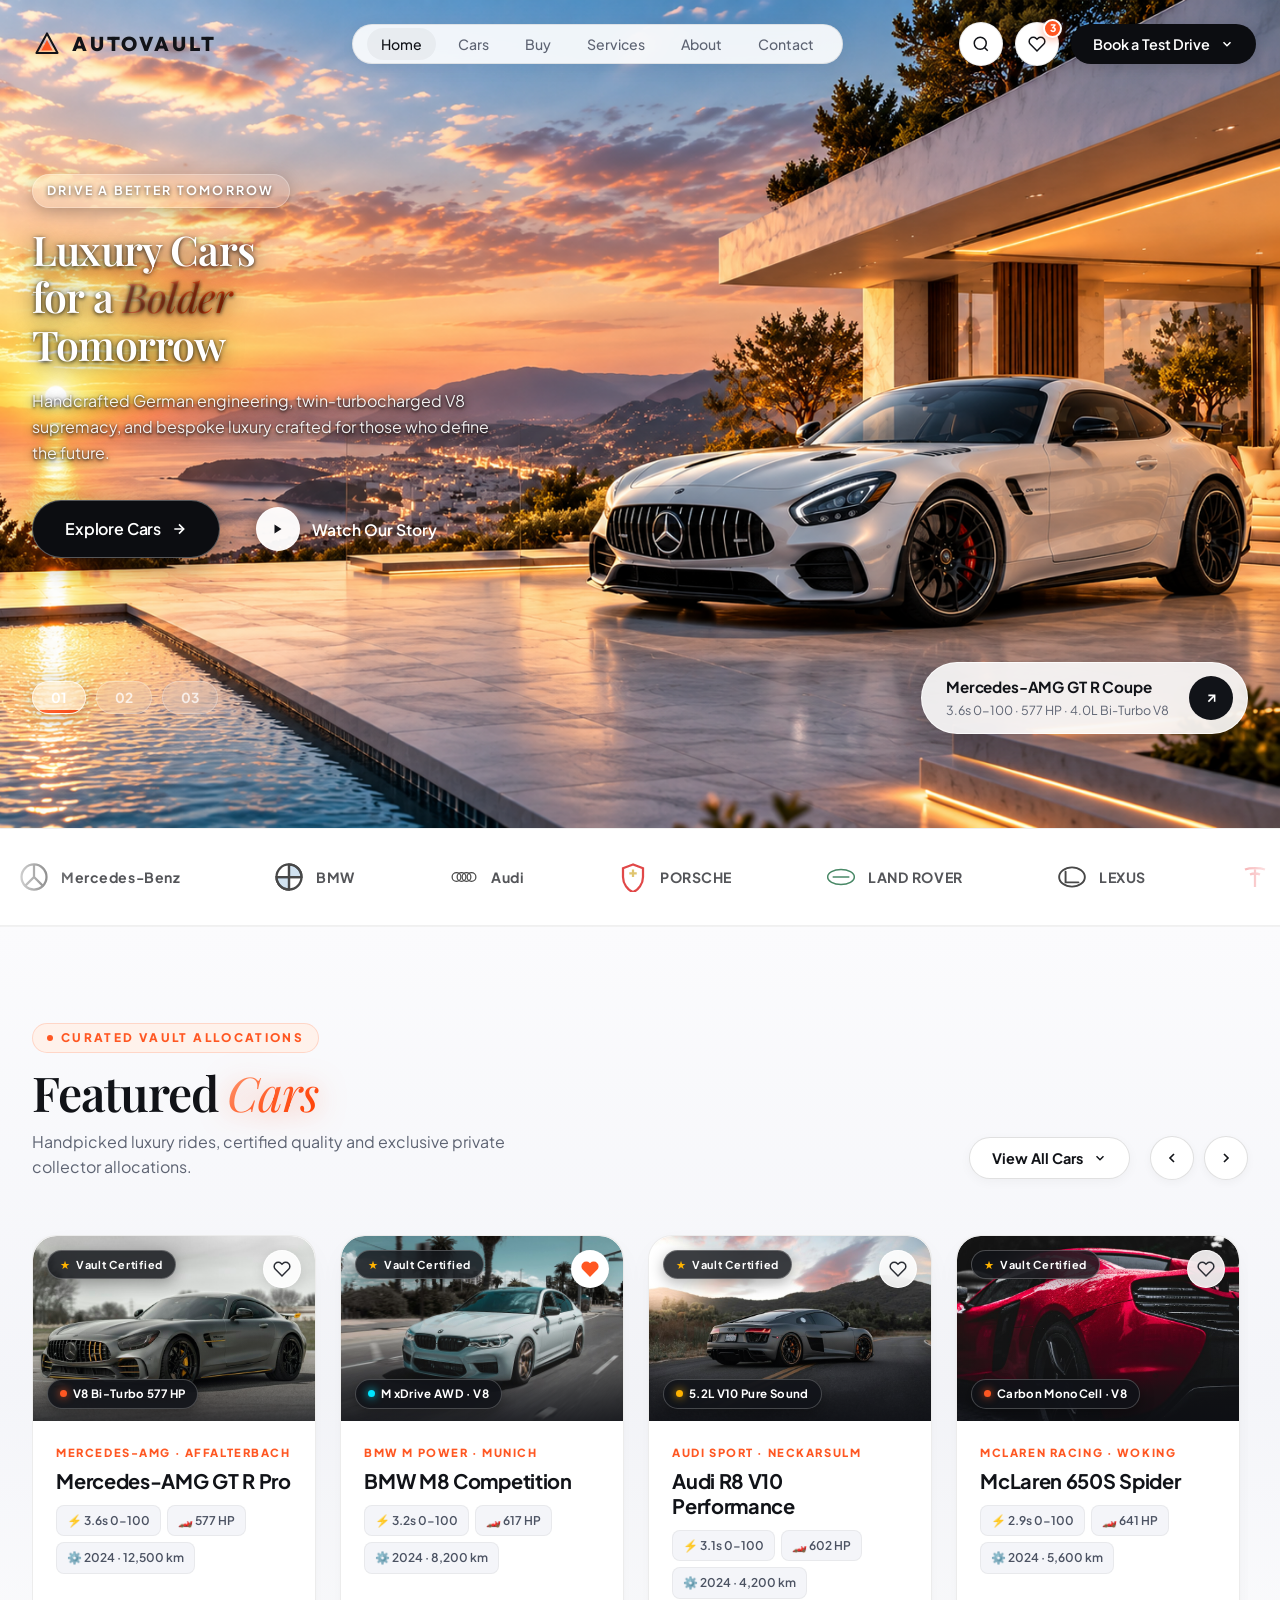
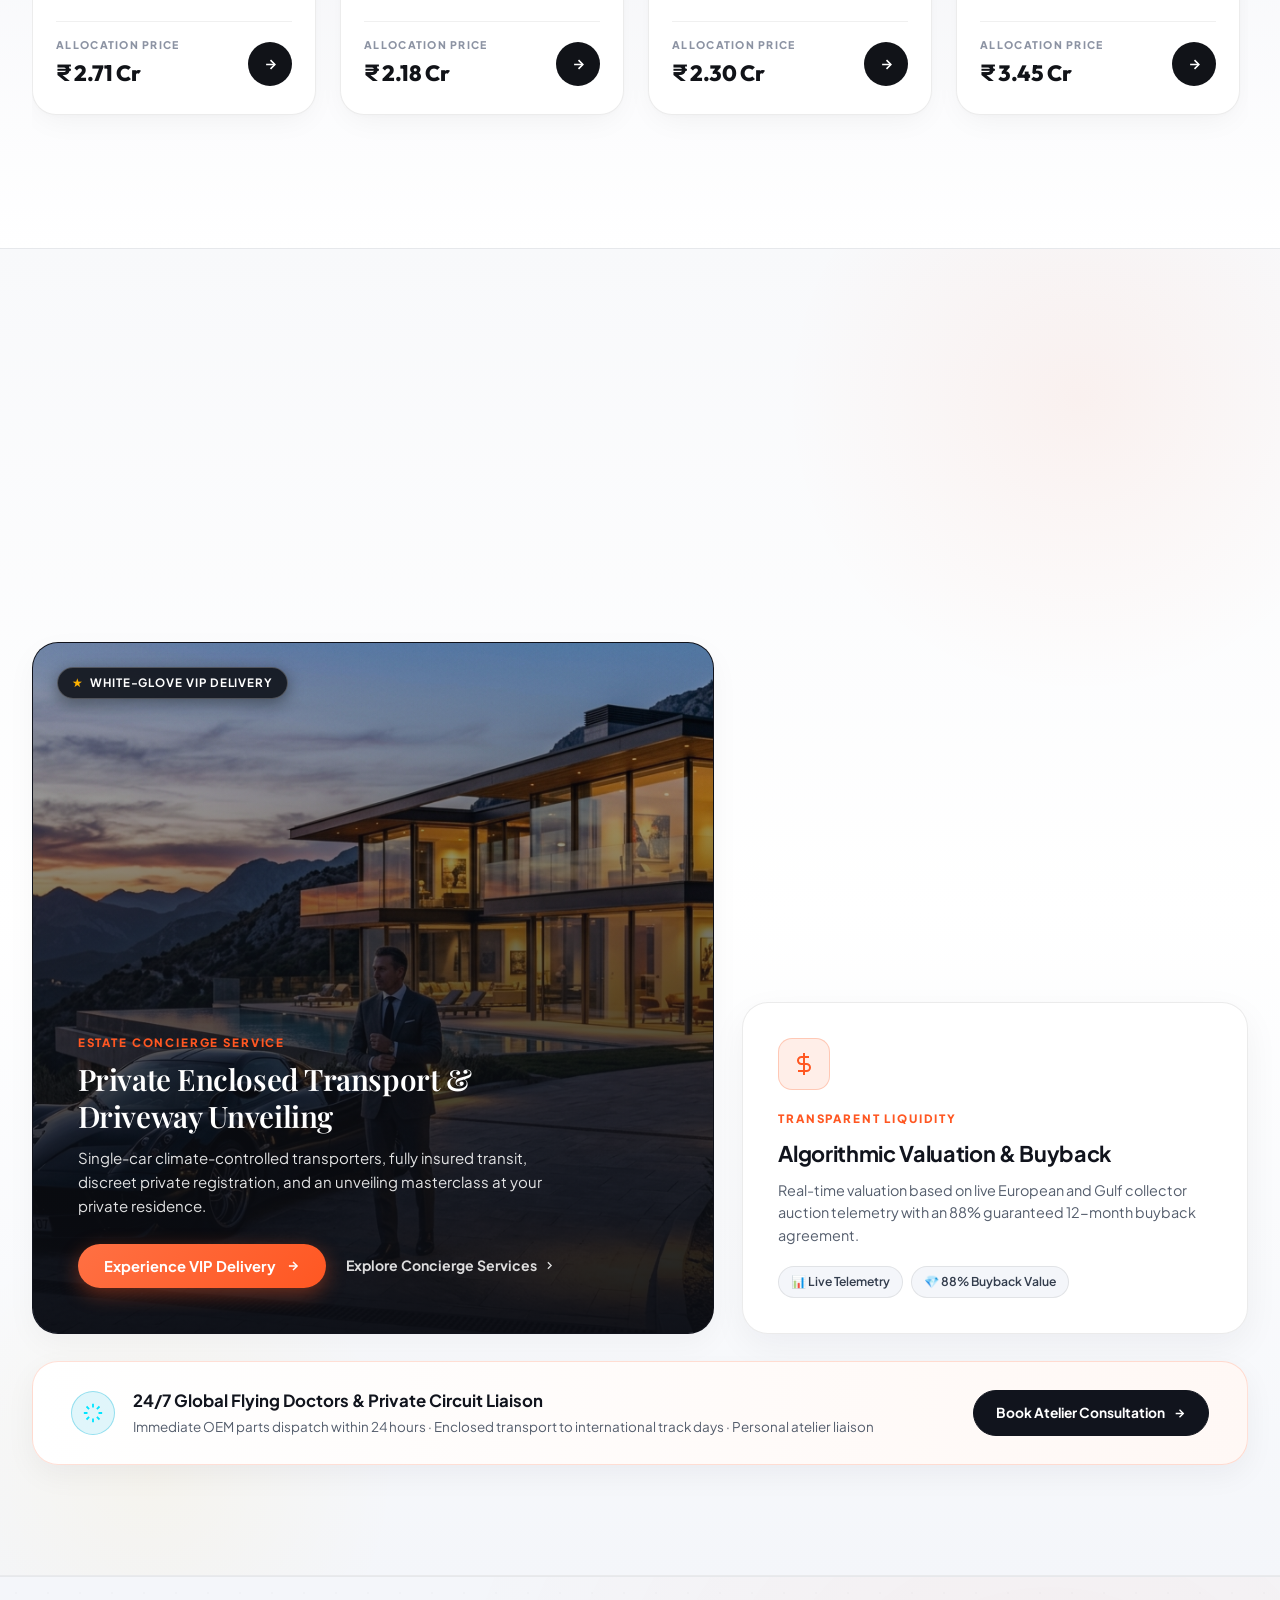
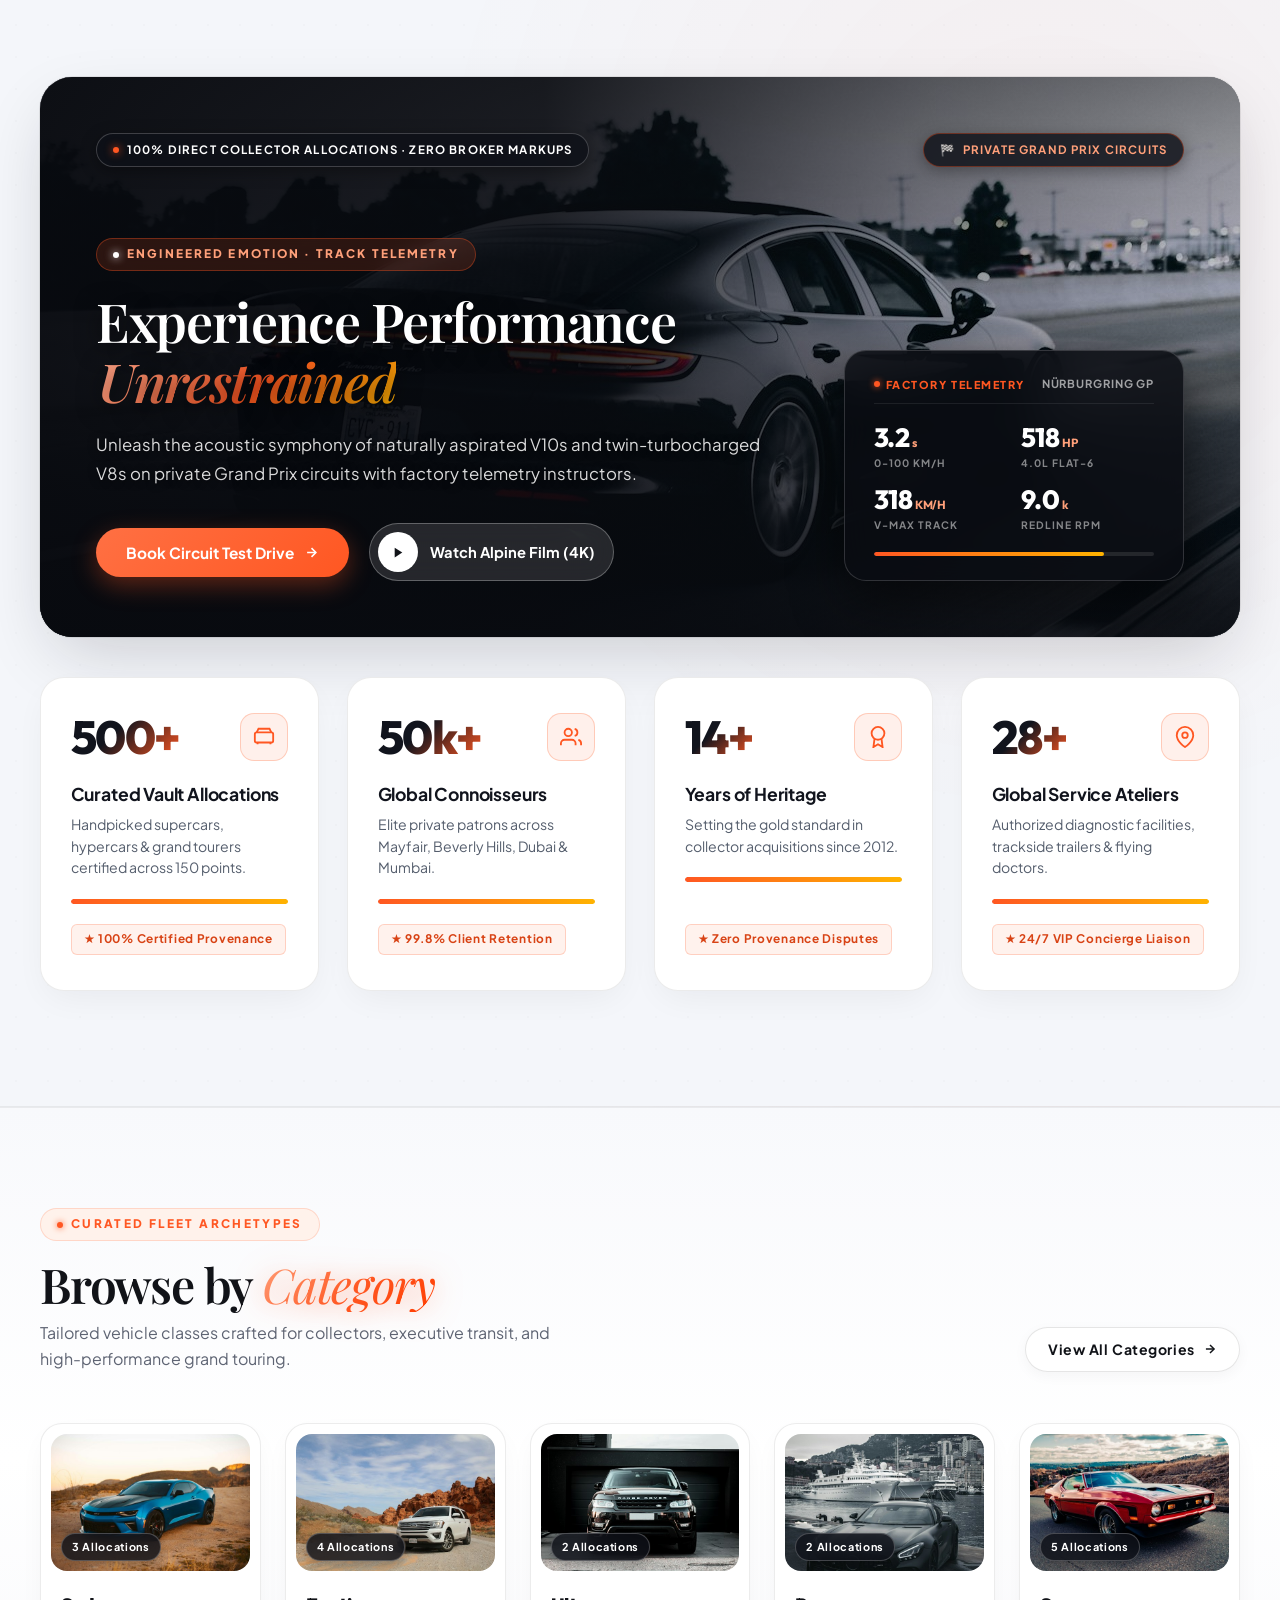
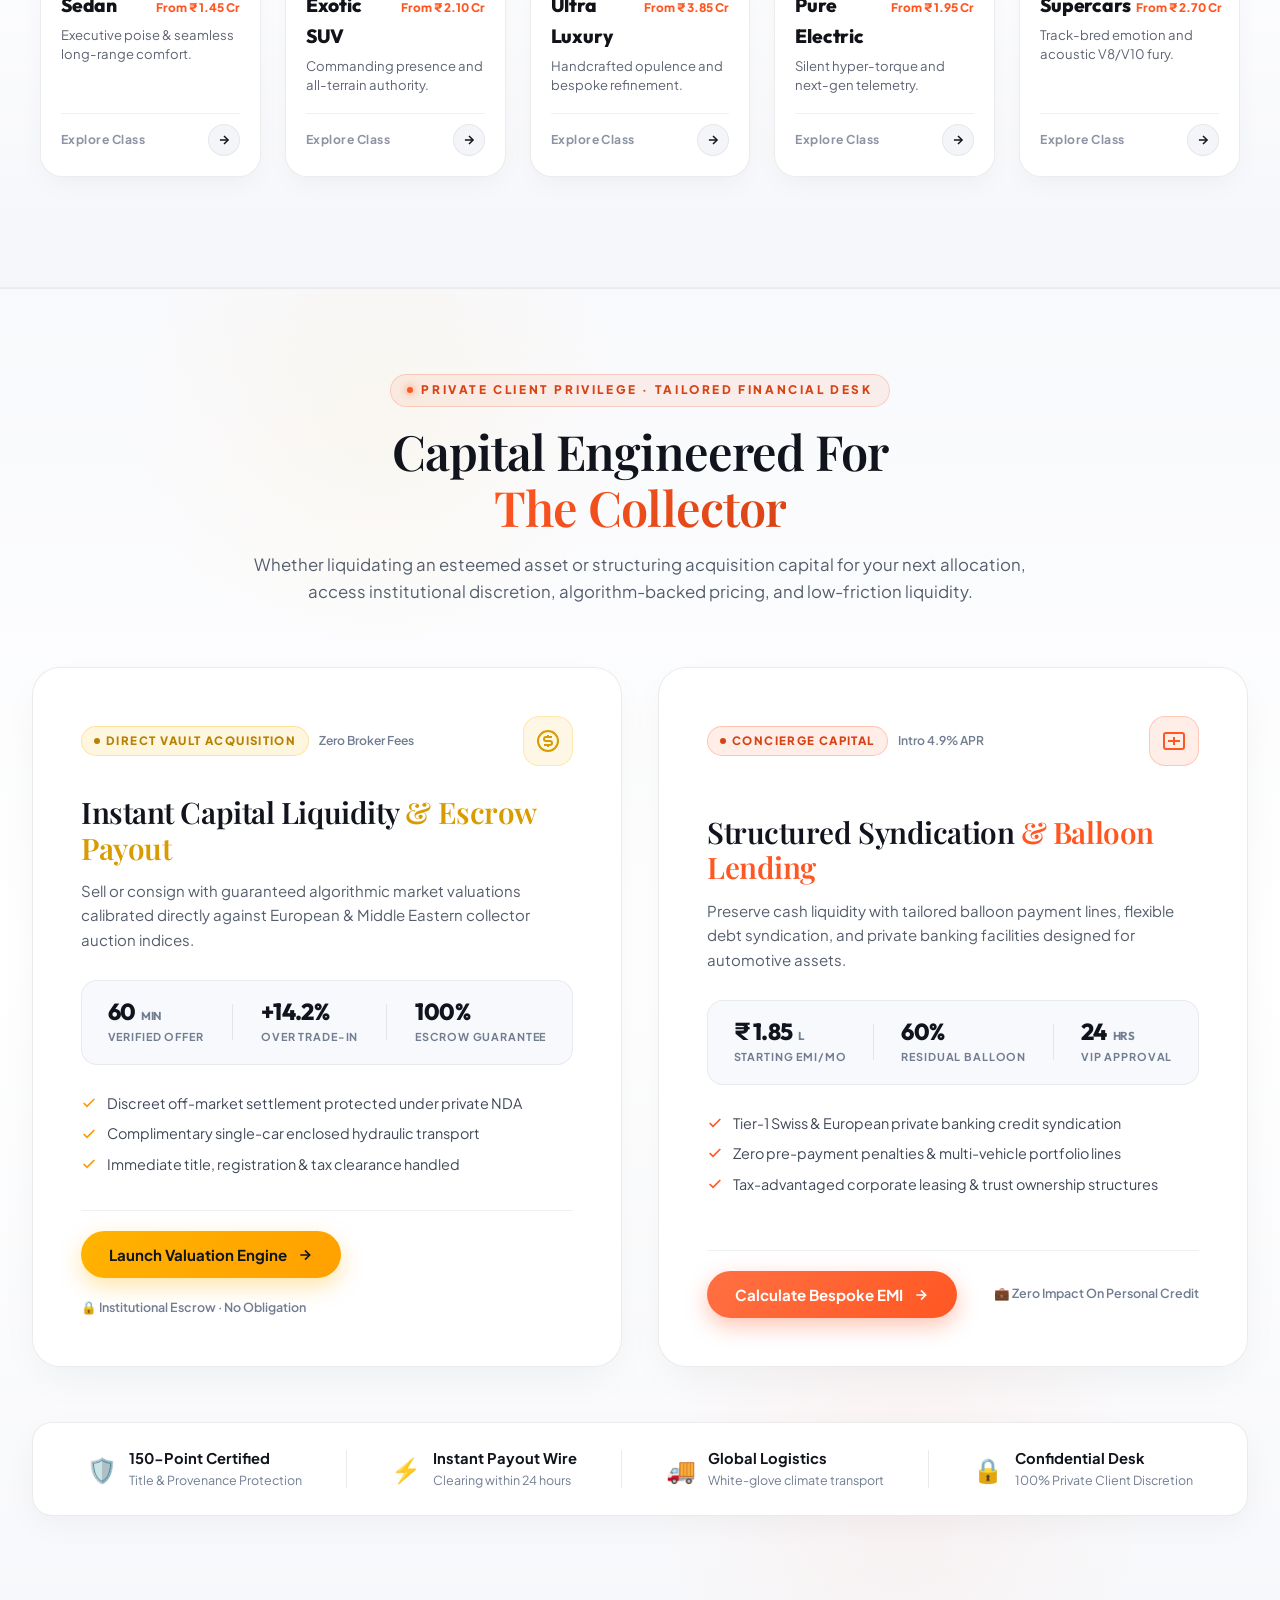
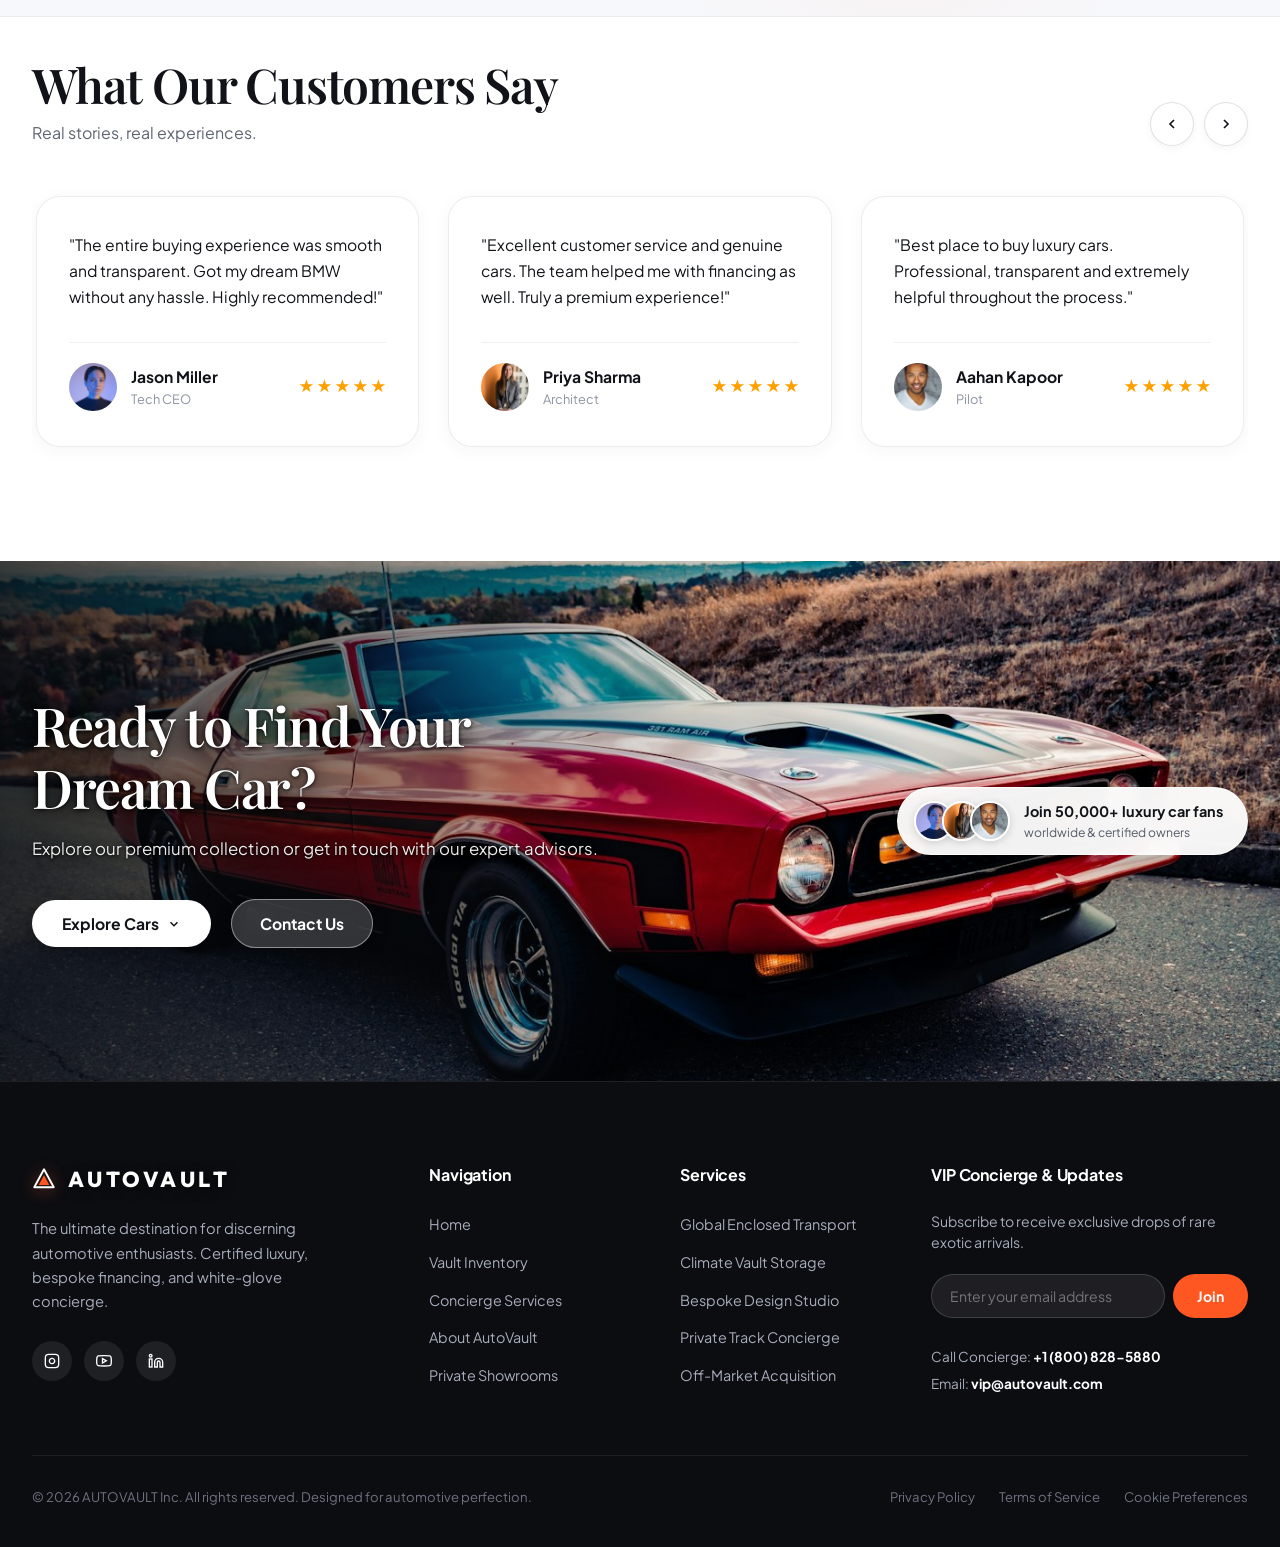
<file: index.html>
<!DOCTYPE html>
<html lang="en">
<head>
  <meta charset="UTF-8">
  <meta name="viewport" content="width=device-width, initial-scale=1.0">
  <title>AUTOVAULT — Luxury Cars for a Bolder Tomorrow | Premium Exotic Vehicles</title>
  <meta name="description" content="Discover a premium collection of hand-picked luxury cars. Performance, style and innovation — all in one place at AUTOVAULT. Explore Porsche, BMW, Mercedes-Benz, Audi, and Range Rover.">
  <link rel="preconnect" href="https://fonts.googleapis.com">
  <link rel="preconnect" href="https://fonts.gstatic.com" crossorigin>
  <link href="https://fonts.googleapis.com/css2?family=Plus+Jakarta+Sans:wght@300;400;500;600;700;800&family=Playfair+Display:ital,wght@0,400;0,600;0,700;1,400;1,600;1,700&family=Outfit:wght@300;400;500;600;700;800&display=swap" rel="stylesheet">
  <link rel="stylesheet" href="assets/css/style.css">
  <link rel="icon" href="data:image/svg+xml,<svg xmlns='http://www.w3.org/2000/svg' viewBox='0 0 100 100'><polygon points='50,10 90,85 10,85' fill='%23FF5722'/></svg>">
</head>
<body class="autovault-theme">

  <!-- Interactive Floating Wishlist Notification Toast -->
  <div class="toast-notification" id="toastNotification" aria-live="polite">
    <div class="toast-icon">✓</div>
    <div class="toast-message" id="toastMessage">Added to your wishlist!</div>
  </div>

  <!-- SITE HEADER / NAVBAR -->
  <header class="site-header" id="header">
    <div class="header-container">
      <!-- Brand Logo -->
      <a href="#" class="brand-logo" id="brandLogo">
        <div class="logo-mark">
          <svg width="26" height="26" viewBox="0 0 32 32" fill="none">
            <path d="M16 3L29 27H3L16 3Z" stroke="currentColor" stroke-width="2.5" stroke-linejoin="round"/>
            <path d="M16 11L23 24H9L16 11Z" fill="#FF5722"/>
          </svg>
        </div>
        <span class="logo-text">AUTOVAULT</span>
      </a>

      <!-- Center Floating Pill Navigation Menu -->
      <nav class="nav-pill" id="navPill">
        <ul class="nav-list">
          <li class="nav-item"><a href="index.html" class="nav-link active">Home</a></li>
          <li class="nav-item"><a href="cars.html" class="nav-link">Cars</a></li>
          <li class="nav-item"><a href="cars.html" class="nav-link">Buy</a></li>
          <li class="nav-item"><a href="services.html" class="nav-link">Services</a></li>
          <li class="nav-item"><a href="about.html" class="nav-link">About</a></li>
          <li class="nav-item"><a href="contact.html" class="nav-link">Contact</a></li>
        </ul>
      </nav>

      <!-- Right Header Actions -->
      <div class="header-actions">
        <!-- Search Trigger -->
        <button class="action-circle-btn" id="searchTrigger" aria-label="Search Luxury Cars" title="Search Inventory">
          <svg width="18" height="18" viewBox="0 0 24 24" fill="none" stroke="currentColor" stroke-width="2">
            <circle cx="11" cy="11" r="8"></circle>
            <line x1="21" y1="21" x2="16.65" y2="16.65"></line>
          </svg>
        </button>

        <!-- Wishlist / Heart Button -->
        <button class="action-circle-btn wishlist-btn" id="wishlistTrigger" aria-label="View Saved Cars" title="Saved Favorites">
          <svg width="18" height="18" viewBox="0 0 24 24" fill="none" stroke="currentColor" stroke-width="2">
            <path d="M20.84 4.61a5.5 5.5 0 0 0-7.78 0L12 5.67l-1.06-1.06a5.5 5.5 0 0 0-7.78 7.78l1.06 1.06L12 21.23l7.78-7.78 1.06-1.06a5.5 5.5 0 0 0 0-7.78z"></path>
          </svg>
          <span class="wishlist-badge" id="wishlistCount">3</span>
        </button>

        <!-- Book a Test Drive Button with Dropdown Chevron -->
        <button class="btn-pill-dark btn-test-drive" id="openTestDriveBtn">
          <span>Book a Test Drive</span>
          <svg class="chevron-down" width="14" height="14" viewBox="0 0 24 24" fill="none" stroke="currentColor" stroke-width="2.5">
            <polyline points="6 9 12 15 18 9"></polyline>
          </svg>
        </button>

        <!-- Mobile Menu Toggle Button -->
        <button class="mobile-menu-toggle" id="mobileMenuToggle" aria-label="Toggle Navigation">
          <span></span><span></span><span></span>
        </button>
      </div>
    </div>
  </header>

  <main>
    <!-- ======================================================================
         1. HERO SECTION
         ====================================================================== -->
    <section class="hero-section" id="hero">
      <!-- Full Panoramic Architectural Background Slides -->
      <div class="hero-slider-bg" id="heroSliderBg">
        <!-- Slide 0: Mercedes-AMG GT R Coupe at coastal sunset villa (Car on right) -->
        <div class="hero-bg-slide active" data-slide="0">
          <img src="assets/images/slide1.png" alt="Mercedes-AMG GT R Coupe at coastal sunset villa" class="hero-bg-img" loading="eager">
        </div>
        <!-- Slide 1: Lamborghini Huracán Tecnica at coastal sunset villa (Car on right) -->
        <div class="hero-bg-slide" data-slide="1">
          <img src="assets/images/slide2.png" alt="Lamborghini Huracán Tecnica at coastal sunset villa" class="hero-bg-img" loading="lazy">
        </div>
        <!-- Slide 2: Bentley Continental GT V8 at coastal sunset villa (Car on right) -->
        <div class="hero-bg-slide" data-slide="2">
          <img src="assets/images/slide3.png" alt="Bentley Continental GT V8 at coastal sunset villa" class="hero-bg-img" loading="lazy">
        </div>
      </div>

      <div class="hero-container">
        <!-- Left Text Block Slides -->
        <div class="hero-copy-slider" id="heroCopySlider">
          <!-- Slide 0 Copy (Mercedes-AMG GT R Coupe) -->
          <div class="hero-copy-slide active" data-slide="0">
            <span class="hero-eyebrow">DRIVE A BETTER TOMORROW</span>
            <h1 class="hero-heading">
              Luxury Cars<br>
              for a <span class="highlight-bolder">Bolder</span><br>
              Tomorrow
            </h1>
            <p class="hero-description">
              Handcrafted German engineering, twin-turbocharged V8 supremacy, and bespoke luxury crafted for those who define the future.
            </p>
            <div class="hero-cta-row">
              <a href="#featured" class="btn-pill-dark btn-hero-explore">
                <span>Explore Cars</span>
                <svg width="16" height="16" viewBox="0 0 24 24" fill="none" stroke="currentColor" stroke-width="2.5">
                  <line x1="5" y1="12" x2="19" y2="12"></line>
                  <polyline points="12 5 19 12 12 19"></polyline>
                </svg>
              </a>
              <button class="btn-watch-story" id="watchStoryBtn">
                <span class="play-circle">
                  <svg width="12" height="12" viewBox="0 0 24 24" fill="currentColor">
                    <polygon points="5 3 19 12 5 21 5 3"></polygon>
                  </svg>
                </span>
                <span class="watch-text">Watch Our Story</span>
              </button>
            </div>
          </div>

          <!-- Slide 1 Copy (Lamborghini Huracán Tecnica) -->
          <div class="hero-copy-slide" data-slide="1">
            <span class="hero-eyebrow">NATURALLY ASPIRATED V10</span>
            <h1 class="hero-heading">
              Lamborghini Huracán<br>
              for the <span class="highlight-bolder">Purest</span><br>
              Adrenaline
            </h1>
            <p class="hero-description">
              Screaming 5.2L V10 producing 631 HP. Racetrack aerodynamics, rear-wheel steering poise, and visceral open-air Italian supercar fury.
            </p>
            <div class="hero-cta-row">
              <a href="#featured" class="btn-pill-dark btn-hero-explore">
                <span>Explore Cars</span>
                <svg width="16" height="16" viewBox="0 0 24 24" fill="none" stroke="currentColor" stroke-width="2.5">
                  <line x1="5" y1="12" x2="19" y2="12"></line>
                  <polyline points="12 5 19 12 12 19"></polyline>
                </svg>
              </a>
              <button class="btn-watch-story open-story-btn">
                <span class="play-circle">
                  <svg width="12" height="12" viewBox="0 0 24 24" fill="currentColor">
                    <polygon points="5 3 19 12 5 21 5 3"></polygon>
                  </svg>
                </span>
                <span class="watch-text">Watch Our Story</span>
              </button>
            </div>
          </div>

          <!-- Slide 2 Copy (Bentley Continental GT V8) -->
          <div class="hero-copy-slide" data-slide="2">
            <span class="hero-eyebrow">THE PINNACLE OF LUXURY</span>
            <h1 class="hero-heading">
              Bentley Continental<br>
              for the <span class="highlight-bolder">Supreme</span><br>
              Elegance
            </h1>
            <p class="hero-description">
              Twin-turbocharged 4.0L V8 pushing 542 HP. Handcrafted British leather, all-wheel drive poise, and unmatched grand touring luxury.
            </p>
            <div class="hero-cta-row">
              <a href="#featured" class="btn-pill-dark btn-hero-explore">
                <span>Explore Cars</span>
                <svg width="16" height="16" viewBox="0 0 24 24" fill="none" stroke="currentColor" stroke-width="2.5">
                  <line x1="5" y1="12" x2="19" y2="12"></line>
                  <polyline points="12 5 19 12 12 19"></polyline>
                </svg>
              </a>
              <button class="btn-watch-story open-story-btn">
                <span class="play-circle">
                  <svg width="12" height="12" viewBox="0 0 24 24" fill="currentColor">
                    <polygon points="5 3 19 12 5 21 5 3"></polygon>
                  </svg>
                </span>
                <span class="watch-text">Watch Our Story</span>
              </button>
            </div>
          </div>
        </div>

        <!-- Hero Bottom Controls (Slide Nav Indicators & Spec Card) -->
        <div class="hero-bottom-controls">
          <!-- Slide Navigation Indicators (Auto Progress Bar) -->
          <div class="hero-slide-nav" id="heroSlideNav">
            <button class="slide-indicator active" data-to="0" aria-label="Slide 1">
              <span class="indicator-progress"></span>
              <span class="indicator-text">01</span>
            </button>
            <button class="slide-indicator" data-to="1" aria-label="Slide 2">
              <span class="indicator-progress"></span>
              <span class="indicator-text">02</span>
            </button>
            <button class="slide-indicator" data-to="2" aria-label="Slide 3">
              <span class="indicator-progress"></span>
              <span class="indicator-text">03</span>
            </button>
          </div>

          <!-- Floating Spec Card on Bottom Right over the Car (Updates dynamically!) -->
          <div class="hero-floating-spec" id="heroSpecPill">
            <div class="spec-text-col">
              <div class="spec-title" id="heroSpecTitle">Mercedes-AMG GT R Coupe</div>
              <div class="spec-subtitle" id="heroSpecSubtitle">3.6s 0-100 · 577 HP · 4.0L Bi-Turbo V8</div>
            </div>
            <button class="spec-action-circle" id="openPorscheDetail" title="View Details" aria-label="View Details">
              <svg width="15" height="15" viewBox="0 0 24 24" fill="none" stroke="currentColor" stroke-width="2.5">
                <line x1="7" y1="17" x2="17" y2="7"></line>
                <polyline points="7 7 17 7 17 17"></polyline>
              </svg>
            </button>
          </div>
        </div>
      </div>
    </section>

    <!-- ======================================================================
         2. TOP BRANDS CONTINUOUS SLIDER SECTION
         ====================================================================== -->
    <section class="brands-bar-section" id="brands">
      <div class="brands-marquee-wrapper" id="brandsMarquee">
        <div class="brands-marquee-track">
          <!-- Mercedes-Benz -->
          <button class="brand-item" data-brand="Mercedes-Benz" title="Explore Mercedes-Benz">
            <svg class="brand-svg" viewBox="0 0 24 24" fill="none" stroke="currentColor" stroke-width="1.8">
              <circle cx="12" cy="12" r="10"/>
              <path d="M12 2v10M12 12l-7.5 7.5M12 12l7.5 7.5"/>
            </svg>
            <span class="brand-name">Mercedes-Benz</span>
          </button>

          <!-- BMW -->
          <button class="brand-item" data-brand="BMW" title="Explore BMW">
            <svg class="brand-svg" viewBox="0 0 24 24" fill="none" stroke="currentColor" stroke-width="1.8">
              <circle cx="12" cy="12" r="10"/>
              <path d="M12 2v20M2 12h20"/>
              <path d="M12 2a10 10 0 0 1 10 10H12V2z" fill="#0066B1" fill-opacity="0.25"/>
              <path d="M12 22a10 10 0 0 1-10-10h10v10z" fill="#0066B1" fill-opacity="0.25"/>
            </svg>
            <span class="brand-name">BMW</span>
          </button>

          <!-- Audi -->
          <button class="brand-item" data-brand="Audi" title="Explore Audi">
            <svg class="brand-svg" viewBox="0 0 48 24" fill="none" stroke="currentColor" stroke-width="2">
              <circle cx="12" cy="12" r="7"/>
              <circle cx="20" cy="12" r="7"/>
              <circle cx="28" cy="12" r="7"/>
              <circle cx="36" cy="12" r="7"/>
            </svg>
            <span class="brand-name font-audi">Audi</span>
          </button>

          <!-- Porsche -->
          <button class="brand-item" data-brand="Porsche" title="Explore Porsche">
            <svg class="brand-svg" viewBox="0 0 24 24" fill="none" stroke="currentColor" stroke-width="1.8">
              <path d="M12 2L4 5v7c0 5.5 3.8 10.7 8 12 4.2-1.3 8-6.5 8-12V5l-8-3z" stroke="#D50000"/>
              <path d="M12 6v6m-3-3h6" stroke="#D4AF37"/>
            </svg>
            <span class="brand-name">PORSCHE</span>
          </button>

          <!-- Land Rover -->
          <button class="brand-item" data-brand="Range Rover" title="Explore Land Rover">
            <svg class="brand-svg" viewBox="0 0 36 24" fill="none" stroke="currentColor" stroke-width="1.8">
              <ellipse cx="18" cy="12" rx="16" ry="9" stroke="#005A2B"/>
              <path d="M8 12h20" stroke="#005A2B"/>
            </svg>
            <span class="brand-name">LAND ROVER</span>
          </button>

          <!-- Lexus -->
          <button class="brand-item" data-brand="Lexus" title="Explore Lexus">
            <svg class="brand-svg" viewBox="0 0 28 24" fill="none" stroke="currentColor" stroke-width="1.8">
              <ellipse cx="14" cy="12" rx="12" ry="9"/>
              <path d="M8 7v10h12" stroke-linecap="round"/>
            </svg>
            <span class="brand-name">LEXUS</span>
          </button>

          <!-- Tesla -->
          <button class="brand-item" data-brand="Tesla" title="Explore Tesla">
            <svg class="brand-svg" viewBox="0 0 24 24" fill="none" stroke="currentColor" stroke-width="1.8">
              <path d="M4 6c4-1.5 12-1.5 16 0M12 6v14M8 10c2.5-1 5.5-1 8 0" stroke="#E82127"/>
            </svg>
            <span class="brand-name">TESLA</span>
          </button>

          <!-- Ferrari -->
          <button class="brand-item" data-brand="Ferrari" title="Explore Ferrari">
            <svg class="brand-svg" viewBox="0 0 24 24" fill="none" stroke="currentColor" stroke-width="1.8">
              <path d="M12 2L4 5v7c0 5.5 3.8 10.7 8 12 4.2-1.3 8-6.5 8-12V5l-8-3z" stroke="#D50000" fill="rgba(213,0,0,0.08)"/>
              <path d="M12 7v10M9 10h6" stroke="#D4AF37" stroke-width="1.8"/>
            </svg>
            <span class="brand-name">FERRARI</span>
          </button>

          <!-- Lamborghini -->
          <button class="brand-item" data-brand="Lamborghini" title="Explore Lamborghini">
            <svg class="brand-svg" viewBox="0 0 24 24" fill="none" stroke="currentColor" stroke-width="1.8">
              <polygon points="12,2 21,7 18,20 6,20 3,7" stroke="#D4AF37" fill="rgba(212,175,55,0.08)"/>
              <polygon points="12,7 15,14 9,14" fill="#D4AF37"/>
            </svg>
            <span class="brand-name">LAMBORGHINI</span>
          </button>

          <!-- Rolls-Royce -->
          <button class="brand-item" data-brand="Rolls-Royce" title="Explore Rolls-Royce">
            <svg class="brand-svg" viewBox="0 0 24 24" fill="none" stroke="currentColor" stroke-width="1.8">
              <rect x="4" y="3" width="16" height="18" rx="2" stroke="currentColor"/>
              <text x="12" y="15" text-anchor="middle" font-size="9" font-weight="900" fill="currentColor" stroke="none" font-family="serif">RR</text>
            </svg>
            <span class="brand-name">ROLLS-ROYCE</span>
          </button>

          <!-- Bentley -->
          <button class="brand-item" data-brand="Bentley" title="Explore Bentley">
            <svg class="brand-svg" viewBox="0 0 32 24" fill="none" stroke="currentColor" stroke-width="1.8">
              <path d="M2 13c4-3 9-3 14-1m0 0c5-2 10-2 14 1M6 16c3-2 7-2 10-1m0 0c3-1 7-1 10 1" stroke="currentColor"/>
              <circle cx="16" cy="12" r="5" stroke="currentColor" fill="#111827"/>
              <text x="16" y="15" text-anchor="middle" font-size="8" font-weight="900" fill="#fff" stroke="none">B</text>
            </svg>
            <span class="brand-name">BENTLEY</span>
          </button>
        </div>

        <!-- Cloned track for infinite seamless sliding -->
        <div class="brands-marquee-track" aria-hidden="true">
          <!-- Mercedes-Benz -->
          <button class="brand-item" data-brand="Mercedes-Benz" tabindex="-1" title="Explore Mercedes-Benz">
            <svg class="brand-svg" viewBox="0 0 24 24" fill="none" stroke="currentColor" stroke-width="1.8">
              <circle cx="12" cy="12" r="10"/>
              <path d="M12 2v10M12 12l-7.5 7.5M12 12l7.5 7.5"/>
            </svg>
            <span class="brand-name">Mercedes-Benz</span>
          </button>

          <!-- BMW -->
          <button class="brand-item" data-brand="BMW" tabindex="-1" title="Explore BMW">
            <svg class="brand-svg" viewBox="0 0 24 24" fill="none" stroke="currentColor" stroke-width="1.8">
              <circle cx="12" cy="12" r="10"/>
              <path d="M12 2v20M2 12h20"/>
              <path d="M12 2a10 10 0 0 1 10 10H12V2z" fill="#0066B1" fill-opacity="0.25"/>
              <path d="M12 22a10 10 0 0 1-10-10h10v10z" fill="#0066B1" fill-opacity="0.25"/>
            </svg>
            <span class="brand-name">BMW</span>
          </button>

          <!-- Audi -->
          <button class="brand-item" data-brand="Audi" tabindex="-1" title="Explore Audi">
            <svg class="brand-svg" viewBox="0 0 48 24" fill="none" stroke="currentColor" stroke-width="2">
              <circle cx="12" cy="12" r="7"/>
              <circle cx="20" cy="12" r="7"/>
              <circle cx="28" cy="12" r="7"/>
              <circle cx="36" cy="12" r="7"/>
            </svg>
            <span class="brand-name font-audi">Audi</span>
          </button>

          <!-- Porsche -->
          <button class="brand-item" data-brand="Porsche" tabindex="-1" title="Explore Porsche">
            <svg class="brand-svg" viewBox="0 0 24 24" fill="none" stroke="currentColor" stroke-width="1.8">
              <path d="M12 2L4 5v7c0 5.5 3.8 10.7 8 12 4.2-1.3 8-6.5 8-12V5l-8-3z" stroke="#D50000"/>
              <path d="M12 6v6m-3-3h6" stroke="#D4AF37"/>
            </svg>
            <span class="brand-name">PORSCHE</span>
          </button>

          <!-- Land Rover -->
          <button class="brand-item" data-brand="Range Rover" tabindex="-1" title="Explore Land Rover">
            <svg class="brand-svg" viewBox="0 0 36 24" fill="none" stroke="currentColor" stroke-width="1.8">
              <ellipse cx="18" cy="12" rx="16" ry="9" stroke="#005A2B"/>
              <path d="M8 12h20" stroke="#005A2B"/>
            </svg>
            <span class="brand-name">LAND ROVER</span>
          </button>

          <!-- Lexus -->
          <button class="brand-item" data-brand="Lexus" tabindex="-1" title="Explore Lexus">
            <svg class="brand-svg" viewBox="0 0 28 24" fill="none" stroke="currentColor" stroke-width="1.8">
              <ellipse cx="14" cy="12" rx="12" ry="9"/>
              <path d="M8 7v10h12" stroke-linecap="round"/>
            </svg>
            <span class="brand-name">LEXUS</span>
          </button>

          <!-- Tesla -->
          <button class="brand-item" data-brand="Tesla" tabindex="-1" title="Explore Tesla">
            <svg class="brand-svg" viewBox="0 0 24 24" fill="none" stroke="currentColor" stroke-width="1.8">
              <path d="M4 6c4-1.5 12-1.5 16 0M12 6v14M8 10c2.5-1 5.5-1 8 0" stroke="#E82127"/>
            </svg>
            <span class="brand-name">TESLA</span>
          </button>

          <!-- Ferrari -->
          <button class="brand-item" data-brand="Ferrari" tabindex="-1" title="Explore Ferrari">
            <svg class="brand-svg" viewBox="0 0 24 24" fill="none" stroke="currentColor" stroke-width="1.8">
              <path d="M12 2L4 5v7c0 5.5 3.8 10.7 8 12 4.2-1.3 8-6.5 8-12V5l-8-3z" stroke="#D50000" fill="rgba(213,0,0,0.08)"/>
              <path d="M12 7v10M9 10h6" stroke="#D4AF37" stroke-width="1.8"/>
            </svg>
            <span class="brand-name">FERRARI</span>
          </button>

          <!-- Lamborghini -->
          <button class="brand-item" data-brand="Lamborghini" tabindex="-1" title="Explore Lamborghini">
            <svg class="brand-svg" viewBox="0 0 24 24" fill="none" stroke="currentColor" stroke-width="1.8">
              <polygon points="12,2 21,7 18,20 6,20 3,7" stroke="#D4AF37" fill="rgba(212,175,55,0.08)"/>
              <polygon points="12,7 15,14 9,14" fill="#D4AF37"/>
            </svg>
            <span class="brand-name">LAMBORGHINI</span>
          </button>

          <!-- Rolls-Royce -->
          <button class="brand-item" data-brand="Rolls-Royce" tabindex="-1" title="Explore Rolls-Royce">
            <svg class="brand-svg" viewBox="0 0 24 24" fill="none" stroke="currentColor" stroke-width="1.8">
              <rect x="4" y="3" width="16" height="18" rx="2" stroke="currentColor"/>
              <text x="12" y="15" text-anchor="middle" font-size="9" font-weight="900" fill="currentColor" stroke="none" font-family="serif">RR</text>
            </svg>
            <span class="brand-name">ROLLS-ROYCE</span>
          </button>

          <!-- Bentley -->
          <button class="brand-item" data-brand="Bentley" tabindex="-1" title="Explore Bentley">
            <svg class="brand-svg" viewBox="0 0 32 24" fill="none" stroke="currentColor" stroke-width="1.8">
              <path d="M2 13c4-3 9-3 14-1m0 0c5-2 10-2 14 1M6 16c3-2 7-2 10-1m0 0c3-1 7-1 10 1" stroke="currentColor"/>
              <circle cx="16" cy="12" r="5" stroke="currentColor" fill="#111827"/>
              <text x="16" y="15" text-anchor="middle" font-size="8" font-weight="900" fill="#fff" stroke="none">B</text>
            </svg>
            <span class="brand-name">BENTLEY</span>
          </button>
        </div>
      </div>
    </section>

    <!-- ======================================================================
         3. FEATURED CARS SECTION
         ====================================================================== -->
    <section class="featured-section" id="featured">
      <div class="featured-container">
        <!-- Section Header -->
        <div class="featured-header-row reveal-on-scroll">
          <div class="featured-title-group">
            <span class="featured-eyebrow">
              <span class="pulse-dot"></span>
              CURATED VAULT ALLOCATIONS
            </span>
            <h2 class="section-title">Featured <span class="highlight-bolder">Cars</span></h2>
            <p class="section-subtitle">Handpicked luxury rides, certified quality and exclusive private collector allocations.</p>
          </div>

          <div class="featured-controls">
            <!-- Filter Dropdown -->
            <div class="custom-select-wrapper" id="carFilterDropdown">
              <button class="btn-select-pill" id="filterSelectBtn" aria-expanded="false" title="Filter Featured Vehicles">
                <span id="filterLabel">View All Cars</span>
                <svg width="14" height="14" viewBox="0 0 24 24" fill="none" stroke="currentColor" stroke-width="2.5">
                  <polyline points="6 9 12 15 18 9"></polyline>
                </svg>
              </button>
              <div class="dropdown-menu-card" id="filterDropdownMenu">
                <button class="dropdown-item active" data-filter="all">All Allocations</button>
                <button class="dropdown-item" data-filter="sports">Supercars & Coupes</button>
                <button class="dropdown-item" data-filter="sedan">Grand Tourers</button>
                <button class="dropdown-item" data-filter="suv">Exotic SUVs</button>
                <button class="dropdown-item" data-filter="electric">Pure Electric</button>
                <div class="dropdown-divider"></div>
                <a href="cars.html" class="dropdown-view-all">Browse Complete Inventory (12) →</a>
              </div>
            </div>

            <!-- Carousel Arrow Navs -->
            <div class="carousel-arrows">
              <button class="arrow-btn" id="featuredPrev" aria-label="Previous Car" title="Previous Allocation">
                <svg width="16" height="16" viewBox="0 0 24 24" fill="none" stroke="currentColor" stroke-width="2.5">
                  <polyline points="15 18 9 12 15 6"></polyline>
                </svg>
              </button>
              <button class="arrow-btn" id="featuredNext" aria-label="Next Car" title="Next Allocation">
                <svg width="16" height="16" viewBox="0 0 24 24" fill="none" stroke="currentColor" stroke-width="2.5">
                  <polyline points="9 18 15 12 9 6"></polyline>
                </svg>
              </button>
            </div>
          </div>
        </div>

        <!-- 8-Car Luxury Responsive Carousel / Grid -->
        <div class="cars-grid" id="carsGrid">
          
          <!-- Card 1: Mercedes-AMG GT R Pro -->
          <div class="car-card reveal-on-scroll stagger-1" data-category="sports" data-id="mercedes-amg-gt-r">
            <div class="car-card-media">
              <img src="assets/images/cars_mercedes_s_class.jpg" alt="Mercedes-AMG GT R Pro" class="car-img" loading="lazy">
              <span class="vault-cert-chip"><span class="star">★</span> Vault Certified</span>
              <button class="car-heart-btn" aria-label="Save Mercedes-AMG GT R" title="Add to Wishlist">
                <svg width="18" height="18" viewBox="0 0 24 24" fill="none" stroke="currentColor" stroke-width="2">
                  <path d="M20.84 4.61a5.5 5.5 0 0 0-7.78 0L12 5.67l-1.06-1.06a5.5 5.5 0 0 0-7.78 7.78l1.06 1.06L12 21.23l7.78-7.78 1.06-1.06a5.5 5.5 0 0 0 0-7.78z"></path>
                </svg>
              </button>
              <span class="car-badge-pill"><span class="pill-dot dot-coral"></span> V8 Bi-Turbo 577 HP</span>
            </div>
            <div class="car-card-body">
              <span class="car-brand-tag">MERCEDES-AMG · AFFALTERBACH</span>
              <h3 class="car-card-title">Mercedes-AMG GT R Pro</h3>
              <div class="car-metrics-row">
                <span class="metric-chip">⚡ 3.6s 0-100</span>
                <span class="metric-chip">🏎️ 577 HP</span>
                <span class="metric-chip">⚙️ 2024 · 12,500 km</span>
              </div>
              <div class="car-card-footer">
                <div class="price-col">
                  <span class="price-kicker">ALLOCATION PRICE</span>
                  <span class="car-price">₹ 2.71 Cr</span>
                </div>
                <button class="car-action-circle view-car-detail-btn" data-car="Mercedes-AMG GT R Pro" data-price="₹ 2.71 Cr" data-img="assets/images/cars_mercedes_s_class.jpg" data-specs="3.6s 0-100 · 577 HP · 4.0L Bi-Turbo V8" aria-label="View Mercedes-AMG GT R Pro" title="View Dossier">
                  <svg width="15" height="15" viewBox="0 0 24 24" fill="none" stroke="currentColor" stroke-width="2.5">
                    <line x1="5" y1="12" x2="19" y2="12"></line>
                    <polyline points="12 5 19 12 12 19"></polyline>
                  </svg>
                </button>
              </div>
            </div>
          </div>

          <!-- Card 2: BMW M8 Competition Coupe -->
          <div class="car-card reveal-on-scroll stagger-2" data-category="sports sedan" data-id="bmw-m8-comp">
            <div class="car-card-media">
              <img src="assets/images/blue_bmw_villa.jpg" alt="BMW M8 Competition Coupe" class="car-img" loading="lazy">
              <span class="vault-cert-chip"><span class="star">★</span> Vault Certified</span>
              <button class="car-heart-btn active" aria-label="Save BMW M8 Competition" title="Saved to Wishlist">
                <svg width="18" height="18" viewBox="0 0 24 24" fill="#FF5722" stroke="#FF5722" stroke-width="2">
                  <path d="M20.84 4.61a5.5 5.5 0 0 0-7.78 0L12 5.67l-1.06-1.06a5.5 5.5 0 0 0-7.78 7.78l1.06 1.06L12 21.23l7.78-7.78 1.06-1.06a5.5 5.5 0 0 0 0-7.78z"></path>
                </svg>
              </button>
              <span class="car-badge-pill"><span class="pill-dot dot-cyan"></span> M xDrive AWD · V8</span>
            </div>
            <div class="car-card-body">
              <span class="car-brand-tag">BMW M POWER · MUNICH</span>
              <h3 class="car-card-title">BMW M8 Competition</h3>
              <div class="car-metrics-row">
                <span class="metric-chip">⚡ 3.2s 0-100</span>
                <span class="metric-chip">🏎️ 617 HP</span>
                <span class="metric-chip">⚙️ 2024 · 8,200 km</span>
              </div>
              <div class="car-card-footer">
                <div class="price-col">
                  <span class="price-kicker">ALLOCATION PRICE</span>
                  <span class="car-price">₹ 2.18 Cr</span>
                </div>
                <button class="car-action-circle view-car-detail-btn" data-car="BMW M8 Competition" data-price="₹ 2.18 Cr" data-img="assets/images/blue_bmw_villa.jpg" data-specs="3.2s 0-100 · 617 HP · 4.4L Twin-Turbo V8" aria-label="View BMW M8 Competition" title="View Dossier">
                  <svg width="15" height="15" viewBox="0 0 24 24" fill="none" stroke="currentColor" stroke-width="2.5">
                    <line x1="5" y1="12" x2="19" y2="12"></line>
                    <polyline points="12 5 19 12 12 19"></polyline>
                  </svg>
                </button>
              </div>
            </div>
          </div>

          <!-- Card 3: Audi R8 V10 Performance -->
          <div class="car-card reveal-on-scroll stagger-3" data-category="sports" data-id="audi-r8-v10">
            <div class="car-card-media">
              <img src="assets/images/cars_audi_etron_gt.jpg" alt="Audi R8 V10 Performance" class="car-img" loading="lazy">
              <span class="vault-cert-chip"><span class="star">★</span> Vault Certified</span>
              <button class="car-heart-btn" aria-label="Save Audi R8" title="Add to Wishlist">
                <svg width="18" height="18" viewBox="0 0 24 24" fill="none" stroke="currentColor" stroke-width="2">
                  <path d="M20.84 4.61a5.5 5.5 0 0 0-7.78 0L12 5.67l-1.06-1.06a5.5 5.5 0 0 0-7.78 7.78l1.06 1.06L12 21.23l7.78-7.78 1.06-1.06a5.5 5.5 0 0 0 0-7.78z"></path>
                </svg>
              </button>
              <span class="car-badge-pill"><span class="pill-dot dot-amber"></span> 5.2L V10 Pure Sound</span>
            </div>
            <div class="car-card-body">
              <span class="car-brand-tag">AUDI SPORT · NECKARSULM</span>
              <h3 class="car-card-title">Audi R8 V10 Performance</h3>
              <div class="car-metrics-row">
                <span class="metric-chip">⚡ 3.1s 0-100</span>
                <span class="metric-chip">🏎️ 602 HP</span>
                <span class="metric-chip">⚙️ 2024 · 4,200 km</span>
              </div>
              <div class="car-card-footer">
                <div class="price-col">
                  <span class="price-kicker">ALLOCATION PRICE</span>
                  <span class="car-price">₹ 2.30 Cr</span>
                </div>
                <button class="car-action-circle view-car-detail-btn" data-car="Audi R8 V10 Performance" data-price="₹ 2.30 Cr" data-img="assets/images/cars_audi_etron_gt.jpg" data-specs="3.1s 0-100 · 602 HP · 5.2L Naturally Aspirated V10" aria-label="View Audi R8" title="View Dossier">
                  <svg width="15" height="15" viewBox="0 0 24 24" fill="none" stroke="currentColor" stroke-width="2.5">
                    <line x1="5" y1="12" x2="19" y2="12"></line>
                    <polyline points="12 5 19 12 12 19"></polyline>
                  </svg>
                </button>
              </div>
            </div>
          </div>

          <!-- Card 4: McLaren 650S Spider -->
          <div class="car-card reveal-on-scroll stagger-4" data-category="sports" data-id="mclaren-650s">
            <div class="car-card-media">
              <img src="assets/images/cars_range_rover_sport.jpg" alt="McLaren 650S Spider" class="car-img" loading="lazy">
              <span class="vault-cert-chip"><span class="star">★</span> Vault Certified</span>
              <button class="car-heart-btn" aria-label="Save McLaren 650S" title="Add to Wishlist">
                <svg width="18" height="18" viewBox="0 0 24 24" fill="none" stroke="currentColor" stroke-width="2">
                  <path d="M20.84 4.61a5.5 5.5 0 0 0-7.78 0L12 5.67l-1.06-1.06a5.5 5.5 0 0 0-7.78 7.78l1.06 1.06L12 21.23l7.78-7.78 1.06-1.06a5.5 5.5 0 0 0 0-7.78z"></path>
                </svg>
              </button>
              <span class="car-badge-pill"><span class="pill-dot dot-coral"></span> Carbon MonoCell · V8</span>
            </div>
            <div class="car-card-body">
              <span class="car-brand-tag">MCLAREN RACING · WOKING</span>
              <h3 class="car-card-title">McLaren 650S Spider</h3>
              <div class="car-metrics-row">
                <span class="metric-chip">⚡ 2.9s 0-100</span>
                <span class="metric-chip">🏎️ 641 HP</span>
                <span class="metric-chip">⚙️ 2024 · 5,600 km</span>
              </div>
              <div class="car-card-footer">
                <div class="price-col">
                  <span class="price-kicker">ALLOCATION PRICE</span>
                  <span class="car-price">₹ 3.45 Cr</span>
                </div>
                <button class="car-action-circle view-car-detail-btn" data-car="McLaren 650S Spider" data-price="₹ 3.45 Cr" data-img="assets/images/cars_range_rover_sport.jpg" data-specs="2.9s 0-100 · 641 HP · 3.8L Twin-Turbo V8" aria-label="View McLaren 650S" title="View Dossier">
                  <svg width="15" height="15" viewBox="0 0 24 24" fill="none" stroke="currentColor" stroke-width="2.5">
                    <line x1="5" y1="12" x2="19" y2="12"></line>
                    <polyline points="12 5 19 12 12 19"></polyline>
                  </svg>
                </button>
              </div>
            </div>
          </div>

          <!-- Card 5: Porsche 911 GT3 RS -->
          <div class="car-card reveal-on-scroll stagger-1" data-category="sports" data-id="porsche-911-gt3rs">
            <div class="car-card-media">
              <img src="assets/images/cand_porsche_gt3.jpg" alt="Porsche 911 GT3 RS" class="car-img" loading="lazy">
              <span class="vault-cert-chip"><span class="star">★</span> Vault Certified</span>
              <button class="car-heart-btn" aria-label="Save Porsche 911 GT3 RS" title="Add to Wishlist">
                <svg width="18" height="18" viewBox="0 0 24 24" fill="none" stroke="currentColor" stroke-width="2">
                  <path d="M20.84 4.61a5.5 5.5 0 0 0-7.78 0L12 5.67l-1.06-1.06a5.5 5.5 0 0 0-7.78 7.78l1.06 1.06L12 21.23l7.78-7.78 1.06-1.06a5.5 5.5 0 0 0 0-7.78z"></path>
                </svg>
              </button>
              <span class="car-badge-pill"><span class="pill-dot dot-emerald"></span> 9,000 RPM Atmospheric</span>
            </div>
            <div class="car-card-body">
              <span class="car-brand-tag">PORSCHE MOTORSPORT · WEISSACH</span>
              <h3 class="car-card-title">Porsche 911 GT3 RS</h3>
              <div class="car-metrics-row">
                <span class="metric-chip">⚡ 3.2s 0-100</span>
                <span class="metric-chip">🏎️ 518 HP</span>
                <span class="metric-chip">⚙️ 2025 · 1,800 km</span>
              </div>
              <div class="car-card-footer">
                <div class="price-col">
                  <span class="price-kicker">ALLOCATION PRICE</span>
                  <span class="car-price">₹ 3.51 Cr</span>
                </div>
                <button class="car-action-circle view-car-detail-btn" data-car="Porsche 911 GT3 RS" data-price="₹ 3.51 Cr" data-img="assets/images/cand_porsche_gt3.jpg" data-specs="3.2s 0-100 · 518 HP · 4.0L Naturally Aspirated Flat-6" aria-label="View Porsche 911 GT3 RS" title="View Dossier">
                  <svg width="15" height="15" viewBox="0 0 24 24" fill="none" stroke="currentColor" stroke-width="2.5">
                    <line x1="5" y1="12" x2="19" y2="12"></line>
                    <polyline points="12 5 19 12 12 19"></polyline>
                  </svg>
                </button>
              </div>
            </div>
          </div>

          <!-- Card 6: Ferrari Roma Spider -->
          <div class="car-card reveal-on-scroll stagger-2" data-category="sports sedan" data-id="ferrari-roma-spider">
            <div class="car-card-media">
              <img src="assets/images/cand_ferrari_roma.jpg" alt="Ferrari Roma Spider" class="car-img" loading="lazy">
              <span class="vault-cert-chip"><span class="star">★</span> Vault Certified</span>
              <button class="car-heart-btn" aria-label="Save Ferrari Roma" title="Add to Wishlist">
                <svg width="18" height="18" viewBox="0 0 24 24" fill="none" stroke="currentColor" stroke-width="2">
                  <path d="M20.84 4.61a5.5 5.5 0 0 0-7.78 0L12 5.67l-1.06-1.06a5.5 5.5 0 0 0-7.78 7.78l1.06 1.06L12 21.23l7.78-7.78 1.06-1.06a5.5 5.5 0 0 0 0-7.78z"></path>
                </svg>
              </button>
              <span class="car-badge-pill"><span class="pill-dot dot-coral"></span> 3.9L Twin-Turbo V8</span>
            </div>
            <div class="car-card-body">
              <span class="car-brand-tag">SCUDERIA FERRARI · MARANELLO</span>
              <h3 class="car-card-title">Ferrari Roma Spider</h3>
              <div class="car-metrics-row">
                <span class="metric-chip">⚡ 3.4s 0-100</span>
                <span class="metric-chip">🏎️ 612 HP</span>
                <span class="metric-chip">⚙️ 2024 · 3,100 km</span>
              </div>
              <div class="car-card-footer">
                <div class="price-col">
                  <span class="price-kicker">ALLOCATION PRICE</span>
                  <span class="car-price">₹ 3.76 Cr</span>
                </div>
                <button class="car-action-circle view-car-detail-btn" data-car="Ferrari Roma Spider" data-price="₹ 3.76 Cr" data-img="assets/images/cand_ferrari_roma.jpg" data-specs="3.4s 0-100 · 612 HP · 3.9L Twin-Turbo V8" aria-label="View Ferrari Roma" title="View Dossier">
                  <svg width="15" height="15" viewBox="0 0 24 24" fill="none" stroke="currentColor" stroke-width="2.5">
                    <line x1="5" y1="12" x2="19" y2="12"></line>
                    <polyline points="12 5 19 12 12 19"></polyline>
                  </svg>
                </button>
              </div>
            </div>
          </div>

          <!-- Card 7: Range Rover SV Autobiography -->
          <div class="car-card reveal-on-scroll stagger-3" data-category="suv" data-id="range-rover-sv">
            <div class="car-card-media">
              <img src="assets/images/white_range_rover_side.jpg" alt="Range Rover SV Autobiography" class="car-img" loading="lazy">
              <span class="vault-cert-chip"><span class="star">★</span> Vault Certified</span>
              <button class="car-heart-btn" aria-label="Save Range Rover SV" title="Add to Wishlist">
                <svg width="18" height="18" viewBox="0 0 24 24" fill="none" stroke="currentColor" stroke-width="2">
                  <path d="M20.84 4.61a5.5 5.5 0 0 0-7.78 0L12 5.67l-1.06-1.06a5.5 5.5 0 0 0-7.78 7.78l1.06 1.06L12 21.23l7.78-7.78 1.06-1.06a5.5 5.5 0 0 0 0-7.78z"></path>
                </svg>
              </button>
              <span class="car-badge-pill"><span class="pill-dot dot-amber"></span> Twin-Turbo V8 · AWD</span>
            </div>
            <div class="car-card-body">
              <span class="car-brand-tag">SPECIAL VEHICLE OPS · SOLIHULL</span>
              <h3 class="car-card-title">Range Rover SV Bespoke</h3>
              <div class="car-metrics-row">
                <span class="metric-chip">⚡ 4.4s 0-100</span>
                <span class="metric-chip">🏎️ 523 HP</span>
                <span class="metric-chip">⚙️ 2025 · 6,400 km</span>
              </div>
              <div class="car-card-footer">
                <div class="price-col">
                  <span class="price-kicker">ALLOCATION PRICE</span>
                  <span class="car-price">₹ 3.12 Cr</span>
                </div>
                <button class="car-action-circle view-car-detail-btn" data-car="Range Rover SV Bespoke" data-price="₹ 3.12 Cr" data-img="assets/images/white_range_rover_side.jpg" data-specs="4.4s 0-100 · 523 HP · 4.4L Twin-Turbocharged V8" aria-label="View Range Rover SV" title="View Dossier">
                  <svg width="15" height="15" viewBox="0 0 24 24" fill="none" stroke="currentColor" stroke-width="2.5">
                    <line x1="5" y1="12" x2="19" y2="12"></line>
                    <polyline points="12 5 19 12 12 19"></polyline>
                  </svg>
                </button>
              </div>
            </div>
          </div>

          <!-- Card 8: Porsche Taycan Turbo S -->
          <div class="car-card reveal-on-scroll stagger-4" data-category="electric sedan" data-id="porsche-taycan-turbos">
            <div class="car-card-media">
              <img src="assets/images/hero_arch_porsche_taycan.jpg" alt="Porsche Taycan Turbo S" class="car-img" loading="lazy">
              <span class="vault-cert-chip"><span class="star">★</span> Vault Certified</span>
              <button class="car-heart-btn" aria-label="Save Porsche Taycan" title="Add to Wishlist">
                <svg width="18" height="18" viewBox="0 0 24 24" fill="none" stroke="currentColor" stroke-width="2">
                  <path d="M20.84 4.61a5.5 5.5 0 0 0-7.78 0L12 5.67l-1.06-1.06a5.5 5.5 0 0 0-7.78 7.78l1.06 1.06L12 21.23l7.78-7.78 1.06-1.06a5.5 5.5 0 0 0 0-7.78z"></path>
                </svg>
              </button>
              <span class="car-badge-pill"><span class="pill-dot dot-cyan"></span> 800V Dual Electric AWD</span>
            </div>
            <div class="car-card-body">
              <span class="car-brand-tag">PORSCHE E-PERFORMANCE · ZUFFENHAUSEN</span>
              <h3 class="car-card-title">Porsche Taycan Turbo S</h3>
              <div class="car-metrics-row">
                <span class="metric-chip">⚡ 2.8s 0-100</span>
                <span class="metric-chip">🏎️ 750 HP</span>
                <span class="metric-chip">⚙️ 2024 · 4,800 km</span>
              </div>
              <div class="car-card-footer">
                <div class="price-col">
                  <span class="price-kicker">ALLOCATION PRICE</span>
                  <span class="car-price">₹ 2.45 Cr</span>
                </div>
                <button class="car-action-circle view-car-detail-btn" data-car="Porsche Taycan Turbo S" data-price="₹ 2.45 Cr" data-img="assets/images/hero_arch_porsche_taycan.jpg" data-specs="2.8s 0-100 · 750 HP · Dual Permanent Magnet Motors" aria-label="View Porsche Taycan Turbo S" title="View Dossier">
                  <svg width="15" height="15" viewBox="0 0 24 24" fill="none" stroke="currentColor" stroke-width="2.5">
                    <line x1="5" y1="12" x2="19" y2="12"></line>
                    <polyline points="12 5 19 12 12 19"></polyline>
                  </svg>
                </button>
              </div>
            </div>
          </div>

        </div>
      </div>
    </section>

    <!-- ======================================================================
         4. THE AUTOVAULT ATELIER STANDARD (DARK LUXURY BENTO)
         ====================================================================== -->
    <section class="atelier-section" id="services">
      <div class="atelier-container">
        <!-- Section Header -->
        <div class="atelier-header reveal-on-scroll">
          <span class="atelier-eyebrow">
            <span class="pulse-dot"></span>
            THE CONCIERGE STANDARD · WHY CHOOSE AUTOVAULT
          </span>
          <h2 class="atelier-title">More Than A Dealer. <span class="highlight-bolder">An Automotive Atelier.</span></h2>
          <p class="atelier-subtitle">From private European collections to enclosed White-Glove delivery, experience bespoke ownership crafted for the discerning connoisseur.</p>
        </div>

        <!-- Asymmetric Luxury Bento Grid -->
        <div class="atelier-bento-grid">
          
          <!-- Bento Feature 1: Large Showcase Card (Estate VIP Delivery) -->
          <div class="bento-card bento-hero-card reveal-on-scroll stagger-1">
            <div class="bento-media-box">
              <img src="assets/images/lifestyle_villa.jpg" alt="White-Glove VIP Delivery at Luxury Estate" class="bento-bg-img" loading="lazy">
              <div class="bento-media-overlay"></div>
              <span class="bento-badge-chip"><span class="star">★</span> WHITE-GLOVE VIP DELIVERY</span>
            </div>
            <div class="bento-hero-content">
              <span class="bento-kicker">ESTATE CONCIERGE SERVICE</span>
              <h3 class="bento-card-title">Private Enclosed Transport & Driveway Unveiling</h3>
              <p class="bento-card-desc">Single-car climate-controlled transporters, fully insured transit, discreet private registration, and an unveiling masterclass at your private residence.</p>
              <div class="bento-actions-row">
                <button class="btn-pill-coral open-experience-btn">
                  <span>Experience VIP Delivery</span>
                  <svg width="14" height="14" viewBox="0 0 24 24" fill="none" stroke="currentColor" stroke-width="2.5">
                    <line x1="5" y1="12" x2="19" y2="12"></line>
                    <polyline points="12 5 19 12 12 19"></polyline>
                  </svg>
                </button>
                <a href="services.html" class="bento-text-link">
                  <span>Explore Concierge Services</span>
                  <svg width="13" height="13" viewBox="0 0 24 24" fill="none" stroke="currentColor" stroke-width="2.5">
                    <polyline points="9 18 15 12 9 6"></polyline>
                  </svg>
                </a>
              </div>
            </div>
          </div>

          <!-- Bento Feature 2: 150-Point Master Mechanical Certification -->
          <div class="bento-card bento-pillar-card reveal-on-scroll stagger-2">
            <div class="pillar-icon-box icon-gold">
              <svg width="24" height="24" viewBox="0 0 24 24" fill="none" stroke="#FFB300" stroke-width="2">
                <path d="M12 22s8-4 8-10V5l-8-3-8 3v7c0 6 8 10 8 10z"/>
                <path d="m9 12 2 2 4-4"/>
              </svg>
            </div>
            <span class="bento-kicker">FACTORY-TRAINED PRECISION</span>
            <h3 class="pillar-title">150-Point Master Certification</h3>
            <p class="pillar-desc">Laser chassis alignment, engine compression diagnostics, and ECU firmware telemetry certified with zero-deductible coverage.</p>
            <div class="pillar-metrics">
              <span class="pillar-chip">🔬 Laser Metrology</span>
              <span class="pillar-chip">🛡️ 360-Day Warranty</span>
            </div>
          </div>

          <!-- Bento Feature 3: Algorithmic Valuation & Guaranteed Buyback -->
          <div class="bento-card bento-pillar-card reveal-on-scroll stagger-3">
            <div class="pillar-icon-box icon-coral">
              <svg width="24" height="24" viewBox="0 0 24 24" fill="none" stroke="#FF5722" stroke-width="2">
                <line x1="12" y1="1" x2="12" y2="23"/>
                <path d="M17 5H9.5a3.5 3.5 0 0 0 0 7h5a3.5 3.5 0 0 1 0 7H6"/>
              </svg>
            </div>
            <span class="bento-kicker">TRANSPARENT LIQUIDITY</span>
            <h3 class="pillar-title">Algorithmic Valuation & Buyback</h3>
            <p class="pillar-desc">Real-time valuation based on live European and Gulf collector auction telemetry with an 88% guaranteed 12-month buyback agreement.</p>
            <div class="pillar-metrics">
              <span class="pillar-chip">📊 Live Telemetry</span>
              <span class="pillar-chip">💎 88% Buyback Value</span>
            </div>
          </div>

          <!-- Bento Feature 4: Full-Width 24/7 Concierge Ribbon -->
          <div class="bento-card bento-ribbon-card reveal-on-scroll stagger-4">
            <div class="ribbon-left">
              <div class="ribbon-pulse-icon">
                <svg width="22" height="22" viewBox="0 0 24 24" fill="none" stroke="#00E5FF" stroke-width="2">
                  <path d="M12 2v4M12 18v4M4.93 4.93l2.83 2.83M16.24 16.24l2.83 2.83M2 12h4M18 12h4M4.93 19.07l2.83-2.83M16.24 7.76l2.83-2.83"/>
                </svg>
              </div>
              <div class="ribbon-text">
                <h4 class="ribbon-title">24/7 Global Flying Doctors & Private Circuit Liaison</h4>
                <p class="ribbon-desc">Immediate OEM parts dispatch within 24 hours · Enclosed transport to international track days · Personal atelier liaison</p>
              </div>
            </div>
            <a href="services.html#consultation" class="btn-pill-outline-light ribbon-btn">
              <span>Book Atelier Consultation</span>
              <svg width="13" height="13" viewBox="0 0 24 24" fill="none" stroke="currentColor" stroke-width="2.5">
                <line x1="5" y1="12" x2="19" y2="12"></line>
                <polyline points="12 5 19 12 12 19"></polyline>
              </svg>
            </a>
          </div>

        </div>
      </div>
    </section>

    <!-- ======================================================================
         5. PANORAMIC CINEMA PERFORMANCE & 4-PILLAR METRIC PAVILION
         ====================================================================== -->
    <section class="performance-stats-section" id="performance">
      <div class="perf-theater-container">
        
        <!-- Top: Panoramic 21:9 Cinema Pavilion -->
        <div class="cinema-theater-card reveal-on-scroll">
          <img src="assets/images/mountain_porsche_drive.jpg" alt="Porsche GT3 navigating alpine mountain pass" class="cinema-bg-img" loading="lazy">
          <div class="cinema-overlay-vignette"></div>
          
          <div class="cinema-top-badges">
            <span class="cinema-top-chip">
              <span class="pulse-dot"></span>
              100% DIRECT COLLECTOR ALLOCATIONS · ZERO BROKER MARKUPS
            </span>
            <span class="cinema-circuit-chip">
              <span class="circuit-flag">🏁</span> PRIVATE GRAND PRIX CIRCUITS
            </span>
          </div>

          <div class="cinema-inner-layout">
            <div class="cinema-content-wrapper">
              <span class="cinema-eyebrow">
                <span class="pulse-dot-light"></span>
                ENGINEERED EMOTION · TRACK TELEMETRY
              </span>
              <h2 class="cinema-headline">Experience Performance <span class="cinema-highlight-gradient">Unrestrained</span></h2>
              <p class="cinema-subtext">Unleash the acoustic symphony of naturally aspirated V10s and twin-turbocharged V8s on private Grand Prix circuits with factory telemetry instructors.</p>
              
              <div class="cinema-cta-group">
                <button class="btn-pill-coral btn-circuit-session" id="openTestDriveBtn2">
                  <span>Book Circuit Test Drive</span>
                  <svg width="15" height="15" viewBox="0 0 24 24" fill="none" stroke="currentColor" stroke-width="2.5">
                    <line x1="5" y1="12" x2="19" y2="12"></line>
                    <polyline points="12 5 19 12 12 19"></polyline>
                  </svg>
                </button>
                <button class="btn-cinema-watch open-story-btn">
                  <span class="cinema-play-circle">
                    <svg width="13" height="13" viewBox="0 0 24 24" fill="currentColor">
                      <polygon points="5 3 19 12 5 21 5 3"></polygon>
                    </svg>
                  </span>
                  <span>Watch Alpine Film (4K)</span>
                </button>
              </div>
            </div>

            <!-- Sleek Glassmorphic Supercar Telemetry HUD Widget -->
            <div class="cinema-telemetry-hud">
              <div class="hud-header">
                <span class="hud-live-tag"><span class="hud-pulse-dot"></span> FACTORY TELEMETRY</span>
                <span class="hud-circuit-name">NÜRBURGRING GP</span>
              </div>
              <div class="hud-grid">
                <div class="hud-cell">
                  <span class="hud-val">3.2<small>s</small></span>
                  <span class="hud-label">0-100 KM/H</span>
                </div>
                <div class="hud-cell">
                  <span class="hud-val">518<small>HP</small></span>
                  <span class="hud-label">4.0L FLAT-6</span>
                </div>
                <div class="hud-cell">
                  <span class="hud-val">318<small>KM/H</small></span>
                  <span class="hud-label">V-MAX TRACK</span>
                </div>
                <div class="hud-cell">
                  <span class="hud-val">9.0<small>k</small></span>
                  <span class="hud-label">REDLINE RPM</span>
                </div>
              </div>
              <div class="hud-bar-track">
                <div class="hud-bar-fill"></div>
              </div>
            </div>
          </div>
        </div>

        <!-- Bottom: Architectural 4-Column Metric Pavilion -->
        <div class="metrics-pavilion-grid">
          
          <!-- Metric 1: 500+ Curated Cars -->
          <div class="metric-pavilion-card reveal-on-scroll stagger-1">
            <div class="metric-top-row">
              <span class="stat-number" data-target="500" data-suffix="+">500+</span>
              <div class="metric-icon-badge">
                <svg width="22" height="22" viewBox="0 0 24 24" fill="none" stroke="currentColor" stroke-width="2">
                  <rect x="2" y="7" width="20" height="11" rx="2"/>
                  <path d="M5 18v2m14-2v2M4 7l2-4h12l2 4"/>
                </svg>
              </div>
            </div>
            <h4 class="metric-name">Curated Vault Allocations</h4>
            <p class="metric-description">Handpicked supercars, hypercars & grand tourers certified across 150 points.</p>
            <div class="metric-progress-indicator">
              <div class="progress-bar-fill" style="width: 100%;"></div>
            </div>
            <div class="metric-footer-chip">★ 100% Certified Provenance</div>
          </div>

          <!-- Metric 2: 50k+ Happy Customers -->
          <div class="metric-pavilion-card reveal-on-scroll stagger-2">
            <div class="metric-top-row">
              <span class="stat-number" data-target="50" data-suffix="k+">50k+</span>
              <div class="metric-icon-badge">
                <svg width="22" height="22" viewBox="0 0 24 24" fill="none" stroke="currentColor" stroke-width="2">
                  <path d="M17 21v-2a4 4 0 0 0-4-4H5a4 4 0 0 0-4 4v2"/>
                  <circle cx="9" cy="7" r="4"/>
                  <path d="M23 21v-2a4 4 0 0 0-3-3.87M16 3.13a4 4 0 0 1 0 7.75"/>
                </svg>
              </div>
            </div>
            <h4 class="metric-name">Global Connoisseurs</h4>
            <p class="metric-description">Elite private patrons across Mayfair, Beverly Hills, Dubai & Mumbai.</p>
            <div class="metric-progress-indicator">
              <div class="progress-bar-fill" style="width: 99.8%;"></div>
            </div>
            <div class="metric-footer-chip">★ 99.8% Client Retention</div>
          </div>

          <!-- Metric 3: 14+ Years of Trust -->
          <div class="metric-pavilion-card reveal-on-scroll stagger-3">
            <div class="metric-top-row">
              <span class="stat-number" data-target="14" data-suffix="+">14+</span>
              <div class="metric-icon-badge">
                <svg width="22" height="22" viewBox="0 0 24 24" fill="none" stroke="currentColor" stroke-width="2">
                  <circle cx="12" cy="8" r="7"/>
                  <polyline points="8.21 13.89 7 23 12 20 17 23 15.79 13.88"/>
                </svg>
              </div>
            </div>
            <h4 class="metric-name">Years of Heritage</h4>
            <p class="metric-description">Setting the gold standard in collector acquisitions since 2012.</p>
            <div class="metric-progress-indicator">
              <div class="progress-bar-fill" style="width: 100%;"></div>
            </div>
            <div class="metric-footer-chip">★ Zero Provenance Disputes</div>
          </div>

          <!-- Metric 4: 28+ Service Centers -->
          <div class="metric-pavilion-card reveal-on-scroll stagger-4">
            <div class="metric-top-row">
              <span class="stat-number" data-target="28" data-suffix="+">28+</span>
              <div class="metric-icon-badge">
                <svg width="22" height="22" viewBox="0 0 24 24" fill="none" stroke="currentColor" stroke-width="2">
                  <path d="M21 10c0 7-9 13-9 13s-9-6-9-13a9 9 0 0 1 18 0z"/>
                  <circle cx="12" cy="10" r="3"/>
                </svg>
              </div>
            </div>
            <h4 class="metric-name">Global Service Ateliers</h4>
            <p class="metric-description">Authorized diagnostic facilities, trackside trailers & flying doctors.</p>
            <div class="metric-progress-indicator">
              <div class="progress-bar-fill" style="width: 100%;"></div>
            </div>
            <div class="metric-footer-chip">★ 24/7 VIP Concierge Liaison</div>
          </div>

        </div>
      </div>
    </section>

    <!-- ======================================================================
         6. BROWSE BY CATEGORY SECTION
         ====================================================================== -->
    <section class="category-section" id="categories">
      <div class="category-container">
        <div class="category-header-row">
          <div class="category-title-group">
            <span class="category-eyebrow">
              <span class="pulse-dot"></span>
              CURATED FLEET ARCHETYPES
            </span>
            <h2 class="section-title">Browse by <span class="highlight-bolder">Category</span></h2>
            <p class="section-subtitle">Tailored vehicle classes crafted for collectors, executive transit, and high-performance grand touring.</p>
          </div>
          <a href="#featured" class="category-link-all">
            <span>View All Categories</span>
            <svg width="14" height="14" viewBox="0 0 24 24" fill="none" stroke="currentColor" stroke-width="2.5">
              <line x1="5" y1="12" x2="19" y2="12"></line>
              <polyline points="12 5 19 12 12 19"></polyline>
            </svg>
          </a>
        </div>

        <div class="category-cards-grid">
          <!-- 1. Sedan -->
          <div class="cat-card" data-cat="sedan">
            <div class="cat-card-img-wrap">
              <img src="assets/images/cat_sedan.jpg" alt="Luxury Sedan" class="cat-card-img" loading="lazy">
              <span class="cat-alloc-badge">3 Allocations</span>
            </div>
            <div class="cat-card-info">
              <div class="cat-title-row">
                <h3 class="cat-name">Sedan</h3>
                <span class="cat-price-kicker">From ₹ 1.45 Cr</span>
              </div>
              <p class="cat-tagline">Executive poise & seamless long-range comfort.</p>
              <div class="cat-footer-row">
                <span class="cat-explore-txt">Explore Class</span>
                <div class="cat-arrow-link" aria-label="Explore Sedan">
                  <svg width="14" height="14" viewBox="0 0 24 24" fill="none" stroke="currentColor" stroke-width="2.5">
                    <line x1="5" y1="12" x2="19" y2="12"></line>
                    <polyline points="12 5 19 12 12 19"></polyline>
                  </svg>
                </div>
              </div>
            </div>
          </div>

          <!-- 2. SUV -->
          <div class="cat-card" data-cat="suv">
            <div class="cat-card-img-wrap">
              <img src="assets/images/cat_suv.jpg" alt="Premium SUV" class="cat-card-img" loading="lazy">
              <span class="cat-alloc-badge">4 Allocations</span>
            </div>
            <div class="cat-card-info">
              <div class="cat-title-row">
                <h3 class="cat-name">Exotic SUV</h3>
                <span class="cat-price-kicker">From ₹ 2.10 Cr</span>
              </div>
              <p class="cat-tagline">Commanding presence and all-terrain authority.</p>
              <div class="cat-footer-row">
                <span class="cat-explore-txt">Explore Class</span>
                <div class="cat-arrow-link" aria-label="Explore SUV">
                  <svg width="14" height="14" viewBox="0 0 24 24" fill="none" stroke="currentColor" stroke-width="2.5">
                    <line x1="5" y1="12" x2="19" y2="12"></line>
                    <polyline points="12 5 19 12 12 19"></polyline>
                  </svg>
                </div>
              </div>
            </div>
          </div>

          <!-- 3. Luxury -->
          <div class="cat-card" data-cat="luxury">
            <div class="cat-card-img-wrap">
              <img src="assets/images/cat_luxury.jpg" alt="Ultramodern Luxury" class="cat-card-img" loading="lazy">
              <span class="cat-alloc-badge">2 Allocations</span>
            </div>
            <div class="cat-card-info">
              <div class="cat-title-row">
                <h3 class="cat-name">Ultra Luxury</h3>
                <span class="cat-price-kicker">From ₹ 3.85 Cr</span>
              </div>
              <p class="cat-tagline">Handcrafted opulence and bespoke refinement.</p>
              <div class="cat-footer-row">
                <span class="cat-explore-txt">Explore Class</span>
                <div class="cat-arrow-link" aria-label="Explore Ultra Luxury">
                  <svg width="14" height="14" viewBox="0 0 24 24" fill="none" stroke="currentColor" stroke-width="2.5">
                    <line x1="5" y1="12" x2="19" y2="12"></line>
                    <polyline points="12 5 19 12 12 19"></polyline>
                  </svg>
                </div>
              </div>
            </div>
          </div>

          <!-- 4. Electric -->
          <div class="cat-card" data-cat="electric">
            <div class="cat-card-img-wrap">
              <img src="assets/images/cat_electric.jpg" alt="Electric Car" class="cat-card-img" loading="lazy">
              <span class="cat-alloc-badge">2 Allocations</span>
            </div>
            <div class="cat-card-info">
              <div class="cat-title-row">
                <h3 class="cat-name">Pure Electric</h3>
                <span class="cat-price-kicker">From ₹ 1.95 Cr</span>
              </div>
              <p class="cat-tagline">Silent hyper-torque and next-gen telemetry.</p>
              <div class="cat-footer-row">
                <span class="cat-explore-txt">Explore Class</span>
                <div class="cat-arrow-link" aria-label="Explore Pure Electric">
                  <svg width="14" height="14" viewBox="0 0 24 24" fill="none" stroke="currentColor" stroke-width="2.5">
                    <line x1="5" y1="12" x2="19" y2="12"></line>
                    <polyline points="12 5 19 12 12 19"></polyline>
                  </svg>
                </div>
              </div>
            </div>
          </div>

          <!-- 5. Sports -->
          <div class="cat-card" data-cat="sports">
            <div class="cat-card-img-wrap">
              <img src="assets/images/cat_sports.jpg" alt="Sports Supercar" class="cat-card-img" loading="lazy">
              <span class="cat-alloc-badge">5 Allocations</span>
            </div>
            <div class="cat-card-info">
              <div class="cat-title-row">
                <h3 class="cat-name">Supercars</h3>
                <span class="cat-price-kicker">From ₹ 2.70 Cr</span>
              </div>
              <p class="cat-tagline">Track-bred emotion and acoustic V8/V10 fury.</p>
              <div class="cat-footer-row">
                <span class="cat-explore-txt">Explore Class</span>
                <div class="cat-arrow-link" aria-label="Explore Supercars">
                  <svg width="14" height="14" viewBox="0 0 24 24" fill="none" stroke="currentColor" stroke-width="2.5">
                    <line x1="5" y1="12" x2="19" y2="12"></line>
                    <polyline points="12 5 19 12 12 19"></polyline>
                  </svg>
                </div>
              </div>
            </div>
          </div>
        </div>
      </div>
    </section>

    <!-- ======================================================================
         7. AUTOVAULT PRIVATE FINANCIAL SUITE & BESPOKE ATELIER
         ====================================================================== -->
    <section class="financial-suite-section" id="finance">
      <div class="financial-suite-container">
        
        <!-- Section Header -->
        <div class="financial-suite-header reveal-on-scroll">
          <span class="suite-eyebrow">
            <span class="pulse-dot"></span>
            PRIVATE CLIENT PRIVILEGE · TAILORED FINANCIAL DESK
          </span>
          <h2 class="suite-title">Capital Engineered For <span class="suite-title-gradient">The Collector</span></h2>
          <p class="suite-subtitle">Whether liquidating an esteemed asset or structuring acquisition capital for your next allocation, access institutional discretion, algorithm-backed pricing, and low-friction liquidity.</p>
        </div>

        <!-- The Two Luxury Suites Grid -->
        <div class="financial-suites-grid">
          
          <!-- Suite 1: Instant Valuation & Vault Buyout -->
          <div class="suite-card suite-card-sell reveal-on-scroll stagger-1">
            <div class="suite-card-top">
              <div class="suite-badge-group">
                <span class="suite-badge badge-gold">
                  <span class="badge-dot"></span>
                  DIRECT VAULT ACQUISITION
                </span>
                <span class="suite-sub-badge">Zero Broker Fees</span>
              </div>
              <div class="suite-icon-circle icon-gold">
                <svg width="24" height="24" viewBox="0 0 24 24" fill="none" stroke="currentColor" stroke-width="2">
                  <circle cx="12" cy="12" r="10"></circle>
                  <path d="M16 8h-6a2 2 0 1 0 0 4h4a2 2 0 1 1 0 4H8"></path>
                  <path d="M12 6v2m0 8v2"></path>
                </svg>
              </div>
            </div>

            <div class="suite-card-body">
              <h3 class="suite-card-title">Instant Capital Liquidity <span class="suite-title-accent">& Escrow Payout</span></h3>
              <p class="suite-card-desc">Sell or consign with guaranteed algorithmic market valuations calibrated directly against European & Middle Eastern collector auction indices.</p>

              <!-- Telemetry HUD metrics -->
              <div class="suite-hud-strip">
                <div class="suite-hud-item">
                  <span class="hud-num">60 <small>MIN</small></span>
                  <span class="hud-lbl">Verified Offer</span>
                </div>
                <div class="suite-hud-divider"></div>
                <div class="suite-hud-item">
                  <span class="hud-num">+14.2%</span>
                  <span class="hud-lbl">Over Trade-In</span>
                </div>
                <div class="suite-hud-divider"></div>
                <div class="suite-hud-item">
                  <span class="hud-num">100%</span>
                  <span class="hud-lbl">Escrow Guarantee</span>
                </div>
              </div>

              <!-- Feature checklist -->
              <ul class="suite-checklist">
                <li>
                  <svg width="16" height="16" viewBox="0 0 24 24" fill="none" stroke="#FF9800" stroke-width="2.5"><polyline points="20 6 9 17 4 12"></polyline></svg>
                  <span>Discreet off-market settlement protected under private NDA</span>
                </li>
                <li>
                  <svg width="16" height="16" viewBox="0 0 24 24" fill="none" stroke="#FF9800" stroke-width="2.5"><polyline points="20 6 9 17 4 12"></polyline></svg>
                  <span>Complimentary single-car enclosed hydraulic transport</span>
                </li>
                <li>
                  <svg width="16" height="16" viewBox="0 0 24 24" fill="none" stroke="#FF9800" stroke-width="2.5"><polyline points="20 6 9 17 4 12"></polyline></svg>
                  <span>Immediate title, registration & tax clearance handled</span>
                </li>
              </ul>
            </div>

            <div class="suite-card-footer">
              <button class="btn-suite-primary btn-suite-gold" id="openValuationModalBtn">
                <span>Launch Valuation Engine</span>
                <svg width="16" height="16" viewBox="0 0 24 24" fill="none" stroke="currentColor" stroke-width="2.5">
                  <line x1="5" y1="12" x2="19" y2="12"></line>
                  <polyline points="12 5 19 12 12 19"></polyline>
                </svg>
              </button>
              <span class="suite-guarantee-note">🔒 Institutional Escrow · No Obligation</span>
            </div>
          </div>

          <!-- Suite 2: Bespoke Financing & Balloon Lines -->
          <div class="suite-card suite-card-finance reveal-on-scroll stagger-2">
            <div class="suite-card-top">
              <div class="suite-badge-group">
                <span class="suite-badge badge-coral">
                  <span class="badge-dot"></span>
                  CONCIERGE CAPITAL
                </span>
                <span class="suite-sub-badge">Intro 4.9% APR</span>
              </div>
              <div class="suite-icon-circle icon-coral">
                <svg width="24" height="24" viewBox="0 0 24 24" fill="none" stroke="currentColor" stroke-width="2">
                  <rect x="2" y="4" width="20" height="16" rx="2"></rect>
                  <line x1="6" y1="12" x2="18" y2="12"></line>
                  <line x1="12" y1="8" x2="12" y2="16"></line>
                </svg>
              </div>
            </div>

            <div class="suite-card-body">
              <h3 class="suite-card-title">Structured Syndication <span class="suite-title-accent">& Balloon Lending</span></h3>
              <p class="suite-card-desc">Preserve cash liquidity with tailored balloon payment lines, flexible debt syndication, and private banking facilities designed for automotive assets.</p>

              <!-- Telemetry HUD metrics -->
              <div class="suite-hud-strip">
                <div class="suite-hud-item">
                  <span class="hud-num">₹ 1.85 <small>L</small></span>
                  <span class="hud-lbl">Starting EMI/Mo</span>
                </div>
                <div class="suite-hud-divider"></div>
                <div class="suite-hud-item">
                  <span class="hud-num">60%</span>
                  <span class="hud-lbl">Residual Balloon</span>
                </div>
                <div class="suite-hud-divider"></div>
                <div class="suite-hud-item">
                  <span class="hud-num">24 <small>HRS</small></span>
                  <span class="hud-lbl">VIP Approval</span>
                </div>
              </div>

              <!-- Feature checklist -->
              <ul class="suite-checklist">
                <li>
                  <svg width="16" height="16" viewBox="0 0 24 24" fill="none" stroke="#FF5722" stroke-width="2.5"><polyline points="20 6 9 17 4 12"></polyline></svg>
                  <span>Tier-1 Swiss & European private banking credit syndication</span>
                </li>
                <li>
                  <svg width="16" height="16" viewBox="0 0 24 24" fill="none" stroke="#FF5722" stroke-width="2.5"><polyline points="20 6 9 17 4 12"></polyline></svg>
                  <span>Zero pre-payment penalties & multi-vehicle portfolio lines</span>
                </li>
                <li>
                  <svg width="16" height="16" viewBox="0 0 24 24" fill="none" stroke="#FF5722" stroke-width="2.5"><polyline points="20 6 9 17 4 12"></polyline></svg>
                  <span>Tax-advantaged corporate leasing & trust ownership structures</span>
                </li>
              </ul>
            </div>

            <div class="suite-card-footer">
              <button class="btn-suite-primary btn-suite-coral" id="openFinanceCalcBtn">
                <span>Calculate Bespoke EMI</span>
                <svg width="16" height="16" viewBox="0 0 24 24" fill="none" stroke="currentColor" stroke-width="2.5">
                  <line x1="5" y1="12" x2="19" y2="12"></line>
                  <polyline points="12 5 19 12 12 19"></polyline>
                </svg>
              </button>
              <span class="suite-guarantee-note">💼 Zero Impact On Personal Credit</span>
            </div>
          </div>

        </div>

        <!-- Trust Features Strip Bottom -->
        <div class="suite-trust-strip reveal-on-scroll">
          <div class="suite-trust-item">
            <span class="trust-icon">🛡️</span>
            <div class="trust-text">
              <strong>150-Point Certified</strong>
              <span>Title & Provenance Protection</span>
            </div>
          </div>
          <div class="suite-trust-divider"></div>
          <div class="suite-trust-item">
            <span class="trust-icon">⚡</span>
            <div class="trust-text">
              <strong>Instant Payout Wire</strong>
              <span>Clearing within 24 hours</span>
            </div>
          </div>
          <div class="suite-trust-divider"></div>
          <div class="suite-trust-item">
            <span class="trust-icon">🚚</span>
            <div class="trust-text">
              <strong>Global Logistics</strong>
              <span>White-glove climate transport</span>
            </div>
          </div>
          <div class="suite-trust-divider"></div>
          <div class="suite-trust-item">
            <span class="trust-icon">🔒</span>
            <div class="trust-text">
              <strong>Confidential Desk</strong>
              <span>100% Private Client Discretion</span>
            </div>
          </div>
        </div>

      </div>
    </section>

    <!-- ======================================================================
         8. WHAT OUR CUSTOMERS SAY (TESTIMONIALS)
         ====================================================================== -->
    <section class="testimonials-section" id="testimonials">
      <div class="testimonials-container">
        <!-- Section Header -->
        <div class="testimonials-header-row">
          <div class="testimonials-title-group">
            <h2 class="section-title">What Our Customers Say</h2>
            <p class="section-subtitle">Real stories, real experiences.</p>
          </div>

          <div class="carousel-arrows">
            <button class="arrow-btn" id="testimonialPrev" aria-label="Previous Testimonial">
              <svg width="16" height="16" viewBox="0 0 24 24" fill="none" stroke="currentColor" stroke-width="2.5">
                <polyline points="15 18 9 12 15 6"></polyline>
              </svg>
            </button>
            <button class="arrow-btn" id="testimonialNext" aria-label="Next Testimonial">
              <svg width="16" height="16" viewBox="0 0 24 24" fill="none" stroke="currentColor" stroke-width="2.5">
                <polyline points="9 18 15 12 9 6"></polyline>
              </svg>
            </button>
          </div>
        </div>

        <!-- 3-Testimonial Cards Grid -->
        <div class="testimonials-grid" id="testimonialsGrid">
          <!-- Testimonial 1: Jason Miller -->
          <div class="testimonial-card">
            <p class="testimonial-quote">
              "The entire buying experience was smooth and transparent. Got my dream BMW without any hassle. Highly recommended!"
            </p>
            <div class="testimonial-author-row">
              <div class="author-meta">
                <img src="assets/images/avatar_jason.jpg" alt="Jason Miller" class="author-avatar" loading="lazy">
                <div class="author-details">
                  <h4 class="author-name">Jason Miller</h4>
                  <p class="author-role">Tech CEO</p>
                </div>
              </div>
              <div class="author-rating" title="5 out of 5 stars">
                <span class="star">★</span><span class="star">★</span><span class="star">★</span><span class="star">★</span><span class="star">★</span>
              </div>
            </div>
          </div>

          <!-- Testimonial 2: Priya Sharma -->
          <div class="testimonial-card">
            <p class="testimonial-quote">
              "Excellent customer service and genuine cars. The team helped me with financing as well. Truly a premium experience!"
            </p>
            <div class="testimonial-author-row">
              <div class="author-meta">
                <img src="assets/images/avatar_priya.jpg" alt="Priya Sharma" class="author-avatar" loading="lazy">
                <div class="author-details">
                  <h4 class="author-name">Priya Sharma</h4>
                  <p class="author-role">Architect</p>
                </div>
              </div>
              <div class="author-rating" title="5 out of 5 stars">
                <span class="star">★</span><span class="star">★</span><span class="star">★</span><span class="star">★</span><span class="star">★</span>
              </div>
            </div>
          </div>

          <!-- Testimonial 3: Aahan Kapoor -->
          <div class="testimonial-card">
            <p class="testimonial-quote">
              "Best place to buy luxury cars. Professional, transparent and extremely helpful throughout the process."
            </p>
            <div class="testimonial-author-row">
              <div class="author-meta">
                <img src="assets/images/avatar_aahan.jpg" alt="Aahan Kapoor" class="author-avatar" loading="lazy">
                <div class="author-details">
                  <h4 class="author-name">Aahan Kapoor</h4>
                  <p class="author-role">Pilot</p>
                </div>
              </div>
              <div class="author-rating" title="5 out of 5 stars">
                <span class="star">★</span><span class="star">★</span><span class="star">★</span><span class="star">★</span><span class="star">★</span>
              </div>
            </div>
          </div>
        </div>
      </div>
    </section>

    <!-- ======================================================================
         9. PRE-FOOTER FULL CTA BANNER: READY TO FIND YOUR DREAM CAR?
         ====================================================================== -->
    <section class="bottom-cta-banner-section" id="contact">
      <div class="banner-wrapper">
        <img src="assets/images/red_sports_car_sunset.jpg" alt="Red Porsche driving on coastal mountain road" class="banner-bg-img" loading="lazy">
        <div class="banner-gradient-overlay"></div>

        <div class="banner-content-container">
          <div class="banner-left-copy">
            <h2 class="banner-headline">Ready to Find Your<br>Dream Car?</h2>
            <p class="banner-tagline">Explore our premium collection or get in touch with our expert advisors.</p>
            
            <div class="banner-buttons-row">
              <button class="btn-pill-white btn-banner-explore" id="bannerExploreBtn">
                <span>Explore Cars</span>
                <svg width="14" height="14" viewBox="0 0 24 24" fill="none" stroke="currentColor" stroke-width="2.5">
                  <polyline points="6 9 12 15 18 9"></polyline>
                </svg>
              </button>
              <button class="btn-pill-glass btn-banner-contact" id="openContactModalBtn">
                <span>Contact Us</span>
              </button>
            </div>
          </div>

          <!-- Right Floating Community Badge -->
          <div class="banner-right-widget">
            <div class="community-pill-card">
              <div class="avatar-stack">
                <img src="assets/images/avatar_jason.jpg" alt="Member" class="stack-avatar">
                <img src="assets/images/avatar_priya.jpg" alt="Member" class="stack-avatar">
                <img src="assets/images/avatar_aahan.jpg" alt="Member" class="stack-avatar">
              </div>
              <div class="community-text">
                <span class="comm-highlight">Join 50,000+ luxury car fans</span>
                <span class="comm-sub">worldwide & certified owners</span>
              </div>
            </div>
          </div>
        </div>
      </div>
    </section>
  </main>

  <!-- ======================================================================
       10. SITE FOOTER
       ====================================================================== -->
  <footer class="site-footer" id="about">
    <div class="footer-container">
      <div class="footer-top-grid">
        <!-- Brand Info -->
        <div class="footer-brand-col">
          <a href="#" class="brand-logo footer-logo">
            <div class="logo-mark">
              <svg width="24" height="24" viewBox="0 0 32 32" fill="none">
                <path d="M16 3L29 27H3L16 3Z" stroke="#fff" stroke-width="2.5" stroke-linejoin="round"/>
                <path d="M16 11L23 24H9L16 11Z" fill="#FF5722"/>
              </svg>
            </div>
            <span class="logo-text text-light">AUTOVAULT</span>
          </a>
          <p class="footer-tagline">
            The ultimate destination for discerning automotive enthusiasts. Certified luxury, bespoke financing, and white-glove concierge.
          </p>
          <div class="footer-social-row">
            <a href="#" class="social-icon-btn" aria-label="Instagram">
              <svg width="16" height="16" viewBox="0 0 24 24" fill="none" stroke="currentColor" stroke-width="2">
                <rect x="2" y="2" width="20" height="20" rx="5" ry="5"></rect>
                <path d="M16 11.37A4 4 0 1 1 12.63 8 4 4 0 0 1 16 11.37z"></path>
                <line x1="17.5" y1="6.5" x2="17.51" y2="6.5"></line>
              </svg>
            </a>
            <a href="#" class="social-icon-btn" aria-label="YouTube">
              <svg width="16" height="16" viewBox="0 0 24 24" fill="none" stroke="currentColor" stroke-width="2">
                <path d="M22.54 6.42a2.78 2.78 0 0 0-1.94-2C18.88 4 12 4 12 4s-6.88 0-8.6.46a2.78 2.78 0 0 0-1.94 2A29 29 0 0 0 1 11.75a29 29 0 0 0 .46 5.33A2.78 2.78 0 0 0 3.4 19c1.72.46 8.6.46 8.6.46s6.88 0 8.6-.46a2.78 2.78 0 0 0 1.94-2 29 29 0 0 0 .46-5.25 29 29 0 0 0-.46-5.33z"></path>
                <polygon points="9.75 15.02 15.5 11.75 9.75 8.48 9.75 15.02"></polygon>
              </svg>
            </a>
            <a href="#" class="social-icon-btn" aria-label="LinkedIn">
              <svg width="16" height="16" viewBox="0 0 24 24" fill="none" stroke="currentColor" stroke-width="2">
                <path d="M16 8a6 6 0 0 1 6 6v7h-4v-7a2 2 0 0 0-2-2 2 2 0 0 0-2 2v7h-4v-7a6 6 0 0 1 6-6z"></path>
                <rect x="2" y="9" width="4" height="12"></rect>
                <circle cx="4" cy="4" r="2"></circle>
              </svg>
            </a>
          </div>
        </div>

        <!-- Quick Links -->
        <div class="footer-links-col">
          <h4 class="footer-col-title">Navigation</h4>
          <ul class="footer-link-list">
            <li><a href="index.html">Home</a></li>
            <li><a href="cars.html">Vault Inventory</a></li>
            <li><a href="services.html">Concierge Services</a></li>
            <li><a href="about.html">About AutoVault</a></li>
            <li><a href="contact.html">Private Showrooms</a></li>
          </ul>
        </div>

        <!-- Brands & Services -->
        <div class="footer-links-col">
          <h4 class="footer-col-title">Services</h4>
          <ul class="footer-link-list">
            <li><a href="services.html">Global Enclosed Transport</a></li>
            <li><a href="services.html">Climate Vault Storage</a></li>
            <li><a href="services.html">Bespoke Design Studio</a></li>
            <li><a href="services.html">Private Track Concierge</a></li>
            <li><a href="cars.html">Off-Market Acquisition</a></li>
          </ul>
        </div>

        <!-- Newsletter & Contact -->
        <div class="footer-newsletter-col">
          <h4 class="footer-col-title">VIP Concierge & Updates</h4>
          <p class="footer-sub-text">Subscribe to receive exclusive drops of rare exotic arrivals.</p>
          <form class="footer-subscribe-form" id="newsletterForm">
            <input type="email" placeholder="Enter your email address" required class="subscribe-input">
            <button type="submit" class="subscribe-btn">Join</button>
          </form>
          <div class="footer-direct-contact">
            <span>Call Concierge: <strong>+1 (800) 828-5880</strong></span>
            <span>Email: <strong>vip@autovault.com</strong></span>
          </div>
        </div>
      </div>

      <div class="footer-bottom-bar">
        <p class="copyright-text">© 2026 AUTOVAULT Inc. All rights reserved. Designed for automotive perfection.</p>
        <div class="footer-legal-links">
          <a href="#">Privacy Policy</a>
          <a href="#">Terms of Service</a>
          <a href="#">Cookie Preferences</a>
        </div>
      </div>
    </div>
  </footer>

  <!-- ======================================================================
       INTERACTIVE MODALS
       ====================================================================== -->
  
  <!-- 1. Book a Test Drive Modal -->
  <div class="modal-backdrop" id="testDriveModal" aria-hidden="true">
    <div class="modal-card">
      <button class="modal-close-btn" data-close="testDriveModal" aria-label="Close dialog">×</button>
      <div class="modal-header">
        <span class="modal-kicker">CONCIERGE SCHEDULER</span>
        <h3 class="modal-title">Book an Exclusive Test Drive</h3>
        <p class="modal-desc">Experience automotive precision directly at your doorstep or our private pavilion.</p>
      </div>
      <form class="modal-form" id="testDriveForm">
        <div class="form-row">
          <div class="form-group">
            <label for="tdName">Full Name</label>
            <input type="text" id="tdName" placeholder="e.g. Jason Miller" required>
          </div>
          <div class="form-group">
            <label for="tdPhone">Phone Number</label>
            <input type="tel" id="tdPhone" placeholder="+1 (555) 000-0000" required>
          </div>
        </div>
        <div class="form-row">
          <div class="form-group">
            <label for="tdVehicle">Select Vehicle</label>
            <select id="tdVehicle">
              <option value="Mercedes-AMG GT R Pro">Mercedes-AMG GT R Pro (₹ 2.71 Cr)</option>
              <option value="BMW M8 Competition">BMW M8 Competition Coupe (₹ 2.18 Cr)</option>
              <option value="Audi R8 V10 Performance">Audi R8 V10 Performance (₹ 2.30 Cr)</option>
              <option value="McLaren 650S Spider">McLaren 650S Spider (₹ 3.45 Cr)</option>
              <option value="Porsche 911 GT3 RS">Porsche 911 GT3 RS (₹ 3.51 Cr)</option>
              <option value="Ferrari Roma Spider">Ferrari Roma Spider (₹ 3.76 Cr)</option>
              <option value="Range Rover SV Bespoke">Range Rover SV Bespoke (₹ 3.12 Cr)</option>
              <option value="Porsche Taycan Turbo S">Porsche Taycan Turbo S (₹ 2.45 Cr)</option>
            </select>
          </div>
          <div class="form-group">
            <label for="tdLocation">Preferred Location</label>
            <select id="tdLocation">
              <option value="Doorstep Delivery">Home / Doorstep VIP Delivery</option>
              <option value="Private Pavilion">AutoVault Private Pavilion Lounge</option>
              <option value="Track Circuit">Private Grand Prix Test Track</option>
            </select>
          </div>
        </div>
        <div class="form-group">
          <label for="tdDate">Preferred Date</label>
          <input type="date" id="tdDate" required>
        </div>
        <button type="submit" class="btn-pill-dark btn-submit-modal">
          <span>Confirm Test Drive Booking</span>
          <svg width="15" height="15" viewBox="0 0 24 24" fill="none" stroke="currentColor" stroke-width="2.5">
            <line x1="5" y1="12" x2="19" y2="12"></line>
            <polyline points="12 5 19 12 12 19"></polyline>
          </svg>
        </button>
      </form>
    </div>
  </div>

  <!-- 2. Free Valuation Calculator Modal -->
  <div class="modal-backdrop" id="valuationModal" aria-hidden="true">
    <div class="modal-card">
      <button class="modal-close-btn" data-close="valuationModal" aria-label="Close dialog">×</button>
      <div class="modal-header">
        <span class="modal-kicker">INSTANT ESTIMATE</span>
        <h3 class="modal-title">Sell Your Car with Confidence</h3>
        <p class="modal-desc">Calculate your guaranteed instant valuation based on current live market data.</p>
      </div>
      <form class="modal-form" id="valuationForm">
        <div class="form-row">
          <div class="form-group">
            <label for="valBrand">Make & Model</label>
            <input type="text" id="valBrand" placeholder="e.g. Porsche 911 / BMW M5" required>
          </div>
          <div class="form-group">
            <label for="valYear">Year of Manufacture</label>
            <select id="valYear">
              <option value="2024">2024</option>
              <option value="2023">2023</option>
              <option value="2022">2022</option>
              <option value="2021">2021</option>
              <option value="2020">2020</option>
            </select>
          </div>
        </div>
        <div class="form-row">
          <div class="form-group">
            <label for="valKm">Kilometers Driven</label>
            <input type="number" id="valKm" placeholder="e.g. 15000" required>
          </div>
          <div class="form-group">
            <label for="valCondition">Condition</label>
            <select id="valCondition">
              <option value="pristine">Pristine / Mint Collector (10/10)</option>
              <option value="excellent">Excellent Condition (9/10)</option>
              <option value="good">Good / Normal Wear (8/10)</option>
            </select>
          </div>
        </div>
        <div class="valuation-result-box" id="valuationResult" style="display:none;">
          <span class="val-result-label">Estimated Offer Price</span>
          <div class="val-result-value" id="valResultAmount">₹ 1.45 Cr — ₹ 1.62 Cr</div>
          <p class="val-result-note">✓ Includes free doorstep inspection & same-day wire transfer.</p>
        </div>
        <button type="submit" class="btn-pill-dark btn-submit-modal" id="valCalcSubmit">
          <span>Calculate Instant Valuation</span>
        </button>
      </form>
    </div>
  </div>

  <!-- 3. Finance EMI Calculator Modal -->
  <div class="modal-backdrop" id="financeModal" aria-hidden="true">
    <div class="modal-card">
      <button class="modal-close-btn" data-close="financeModal" aria-label="Close dialog">×</button>
      <div class="modal-header">
        <span class="modal-kicker">FLEXIBLE FINANCING</span>
        <h3 class="modal-title">Personalized EMI Calculator</h3>
        <p class="modal-desc">Customize your loan terms, interest rates, and down payment seamlessly.</p>
      </div>
      <div class="finance-calc-body">
        <div class="slider-control-group">
          <div class="slider-label-row">
            <span>Vehicle Price</span>
            <strong id="priceDisplay">₹ 1,50,00,000</strong>
          </div>
          <input type="range" min="5000000" max="40000000" step="500000" value="15000000" class="range-slider" id="priceRange">
        </div>

        <div class="slider-control-group">
          <div class="slider-label-row">
            <span>Down Payment (20%)</span>
            <strong id="downDisplay">₹ 30,00,000</strong>
          </div>
          <input type="range" min="10" max="60" step="5" value="20" class="range-slider" id="downRange">
        </div>

        <div class="slider-control-group">
          <div class="slider-label-row">
            <span>Tenure (Years)</span>
            <strong id="tenureDisplay">5 Years</strong>
          </div>
          <input type="range" min="1" max="7" step="1" value="5" class="range-slider" id="tenureRange">
        </div>

        <div class="emi-result-card">
          <div class="emi-metric">
            <span class="emi-label">Estimated Monthly EMI</span>
            <div class="emi-amount" id="monthlyEmiDisplay">₹ 2,42,800 / mo</div>
          </div>
          <div class="emi-meta">
            <span>Interest Rate: <strong>7.99% p.a.</strong></span>
            <span>Total Loan: <strong id="loanPrincipalDisplay">₹ 1,20,00,000</strong></span>
          </div>
        </div>

        <button class="btn-pill-dark btn-submit-modal" id="applyLoanBtn">
          <span>Apply for Instant Pre-Approval</span>
        </button>
      </div>
    </div>
  </div>

  <!-- 4. Watch Story Cinematic Video Modal -->
  <div class="modal-backdrop" id="videoModal" aria-hidden="true">
    <div class="modal-card modal-video-card">
      <button class="modal-close-btn" data-close="videoModal" aria-label="Close video">×</button>
      <div class="video-container">
        <div class="cinematic-video-mockup">
          <img src="assets/images/hero_autovault_porsche.jpg" alt="Video preview" class="video-mockup-thumb">
          <div class="video-play-overlay">
            <div class="glowing-play-btn">
              <svg width="24" height="24" viewBox="0 0 24 24" fill="#FF5722">
                <polygon points="5 3 19 12 5 21 5 3"></polygon>
              </svg>
            </div>
            <h3 class="video-preview-title">The AutoVault Legacy: Engineering & Passion</h3>
            <p class="video-preview-desc">Curating world-class automotive mastery since 2014.</p>
          </div>
        </div>
      </div>
    </div>
  </div>

  <!-- 5. Car Detail Drawer / Modal -->
  <div class="modal-backdrop" id="carDetailModal" aria-hidden="true">
    <div class="modal-card modal-car-detail">
      <button class="modal-close-btn" data-close="carDetailModal" aria-label="Close car details">×</button>
      <div class="car-modal-grid">
        <div class="car-modal-image-side">
          <img id="detailModalImg" src="assets/images/hero_autovault_porsche.jpg" alt="Vehicle preview" class="detail-modal-img">
        </div>
        <div class="car-modal-info-side">
          <span class="detail-badge">CERTIFIED AUTOVAULT EXCLUSIVE</span>
          <h2 class="detail-title" id="detailModalTitle">Porsche 718 Cayman GT4</h2>
          <p class="detail-specs" id="detailModalSpecs">3.99s 0-100 · 414 HP · 6-Speed Manual</p>
          <div class="detail-price-row">
            <span class="detail-price-label">Drive-Away Price</span>
            <div class="detail-price-value" id="detailModalPrice">₹ 1.65 Cr</div>
          </div>
          <div class="detail-highlights">
            <div class="highlight-chip">✓ 150-Point Certified</div>
            <div class="highlight-chip">✓ 1-Year Zero-Deductible Warranty</div>
            <div class="highlight-chip">✓ Doorstep Test Drive Available</div>
          </div>
          <div class="detail-buttons-row">
            <button class="btn-pill-dark detail-book-btn" id="detailModalBookBtn">Book Test Drive</button>
            <button class="btn-pill-outline-dark detail-finance-btn" id="detailModalFinanceBtn">Finance This Car</button>
          </div>
        </div>
      </div>
    </div>
  <!-- 6. Global Live Inventory Search Modal -->
  <div class="modal-backdrop modal-search-backdrop" id="globalSearchModal" aria-hidden="true" role="dialog">
    <div class="modal-card modal-search-card">
      <button class="modal-close-btn" data-close="globalSearchModal" aria-label="Close search">×</button>
      
      <div class="search-modal-header">
        <span class="search-modal-eyebrow">
          <span class="pulse-dot"></span>
          <span>AUTOVAULT REAL-TIME INVENTORY DISCOVERY</span>
        </span>
        <h2 class="search-modal-title">Search Luxury Allocations</h2>
        
        <div class="search-input-box">
          <svg class="search-box-icon" width="22" height="22" viewBox="0 0 24 24" fill="none" stroke="currentColor" stroke-width="2.5">
            <circle cx="11" cy="11" r="8"></circle>
            <line x1="21" y1="21" x2="16.65" y2="16.65"></line>
          </svg>
          <input type="text" id="globalSearchInput" placeholder="Search by model, brand, engine (e.g. Porsche, V8, Huracán, 600+ HP)..." autocomplete="off" spellcheck="false">
          <button type="button" class="search-clear-btn" id="globalSearchClear" aria-label="Clear search">×</button>
        </div>

        <div class="search-filter-pills-row">
          <span class="search-pills-label">QUICK FILTERS:</span>
          <div class="search-pills-wrap">
            <button class="search-pill active" data-search-filter="all">All</button>
            <button class="search-pill" data-search-filter="Porsche">Porsche</button>
            <button class="search-pill" data-search-filter="Ferrari">Ferrari</button>
            <button class="search-pill" data-search-filter="Mercedes-AMG">AMG</button>
            <button class="search-pill" data-search-filter="Lamborghini">Lamborghini</button>
            <button class="search-pill" data-search-filter="BMW">BMW M</button>
            <button class="search-pill" data-search-filter="McLaren">McLaren</button>
            <button class="search-pill" data-search-filter="V8">V8 Bi-Turbo</button>
            <button class="search-pill" data-search-filter="V10">V10 Atmospheric</button>
            <button class="search-pill" data-search-filter="Electric">Electric</button>
          </div>
        </div>
      </div>

      <div class="search-results-meta">
        <span id="searchResultsCount">Showing all 10 verified vault allocations</span>
        <span class="search-shortcut-hint">Press <kbd>Esc</kbd> to close</span>
      </div>

      <div class="search-results-grid" id="globalSearchResults">
        <!-- Live vehicle cards inserted dynamically via JavaScript -->
      </div>
    </div>
  </div>

  <!-- Floating Back to Top Button -->
  <button class="back-to-top-btn" id="backToTopBtn" aria-label="Back to top" title="Scroll to top">
    <svg width="18" height="18" viewBox="0 0 24 24" fill="none" stroke="currentColor" stroke-width="2.5">
      <polyline points="18 15 12 9 6 15"></polyline>
    </svg>
  </button>

  <!-- JavaScript -->
  <script src="assets/js/main.js"></script>
</body>
</html>
</file>
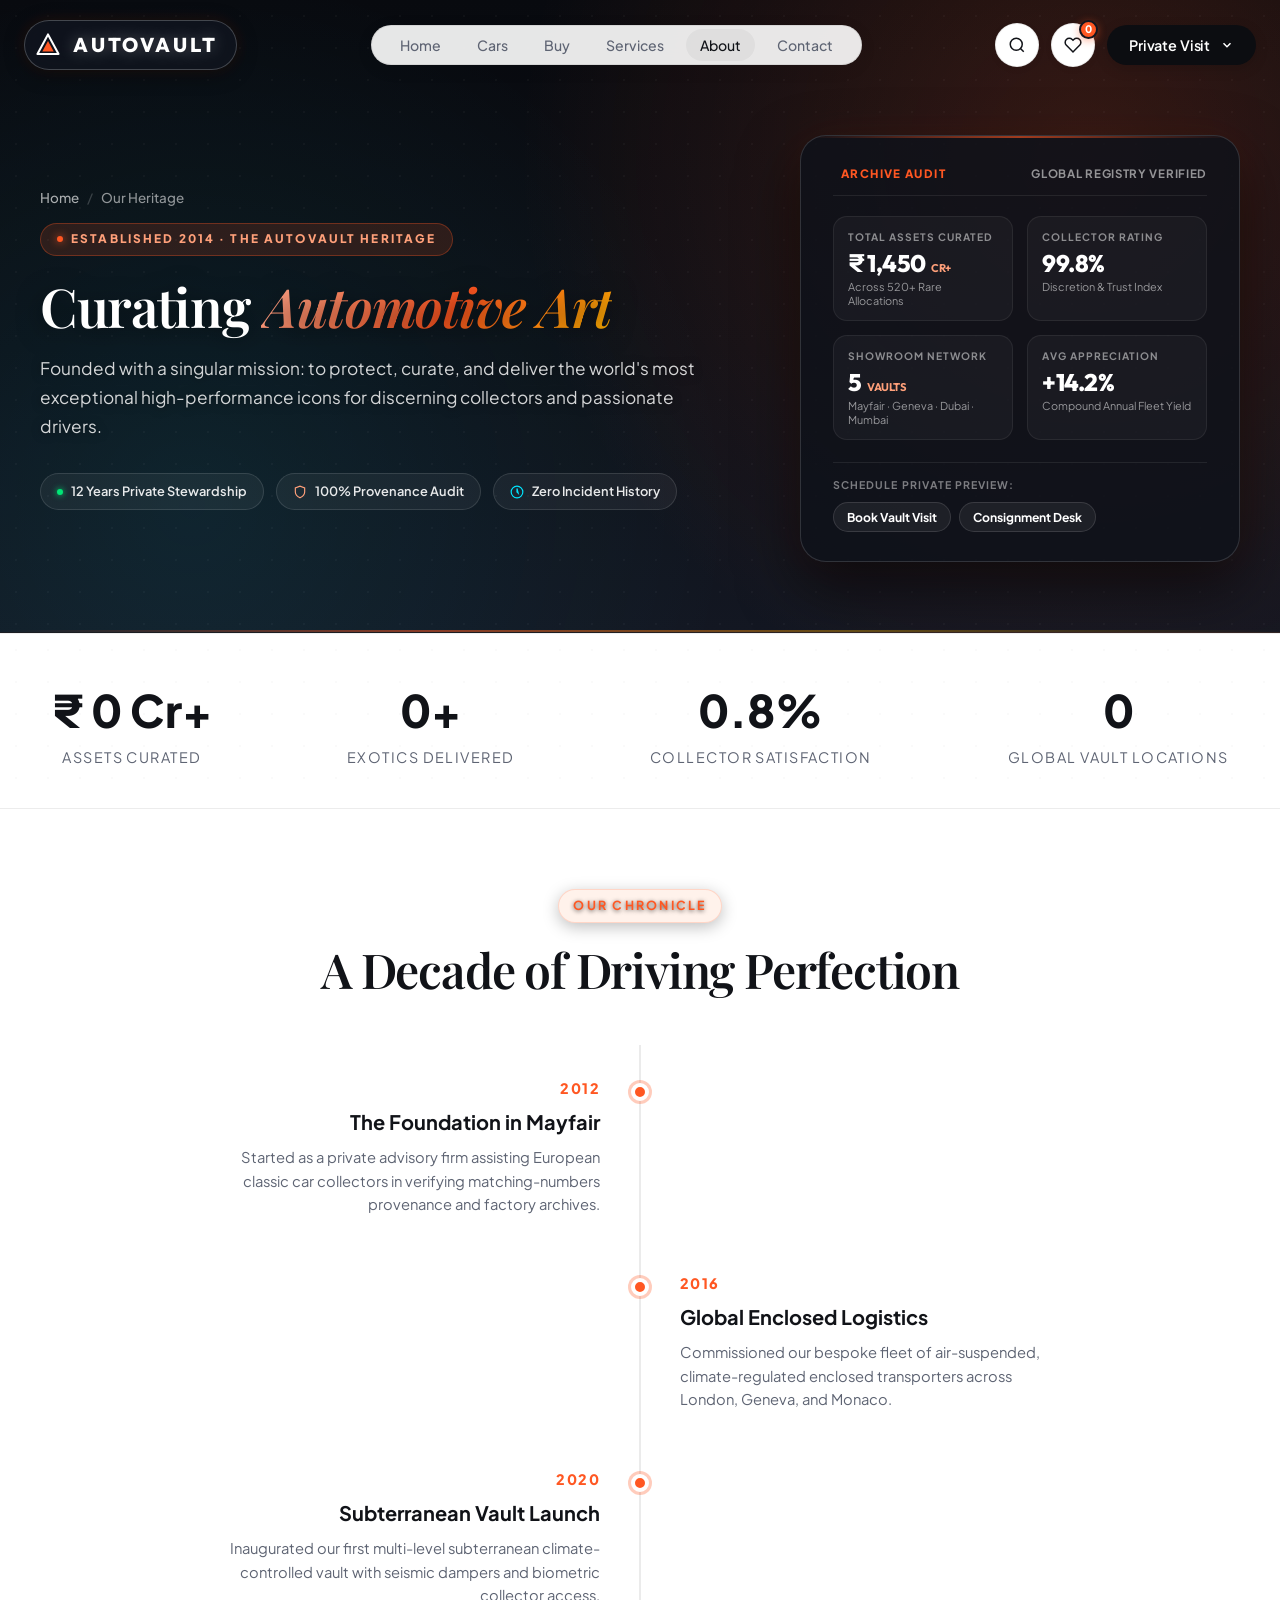
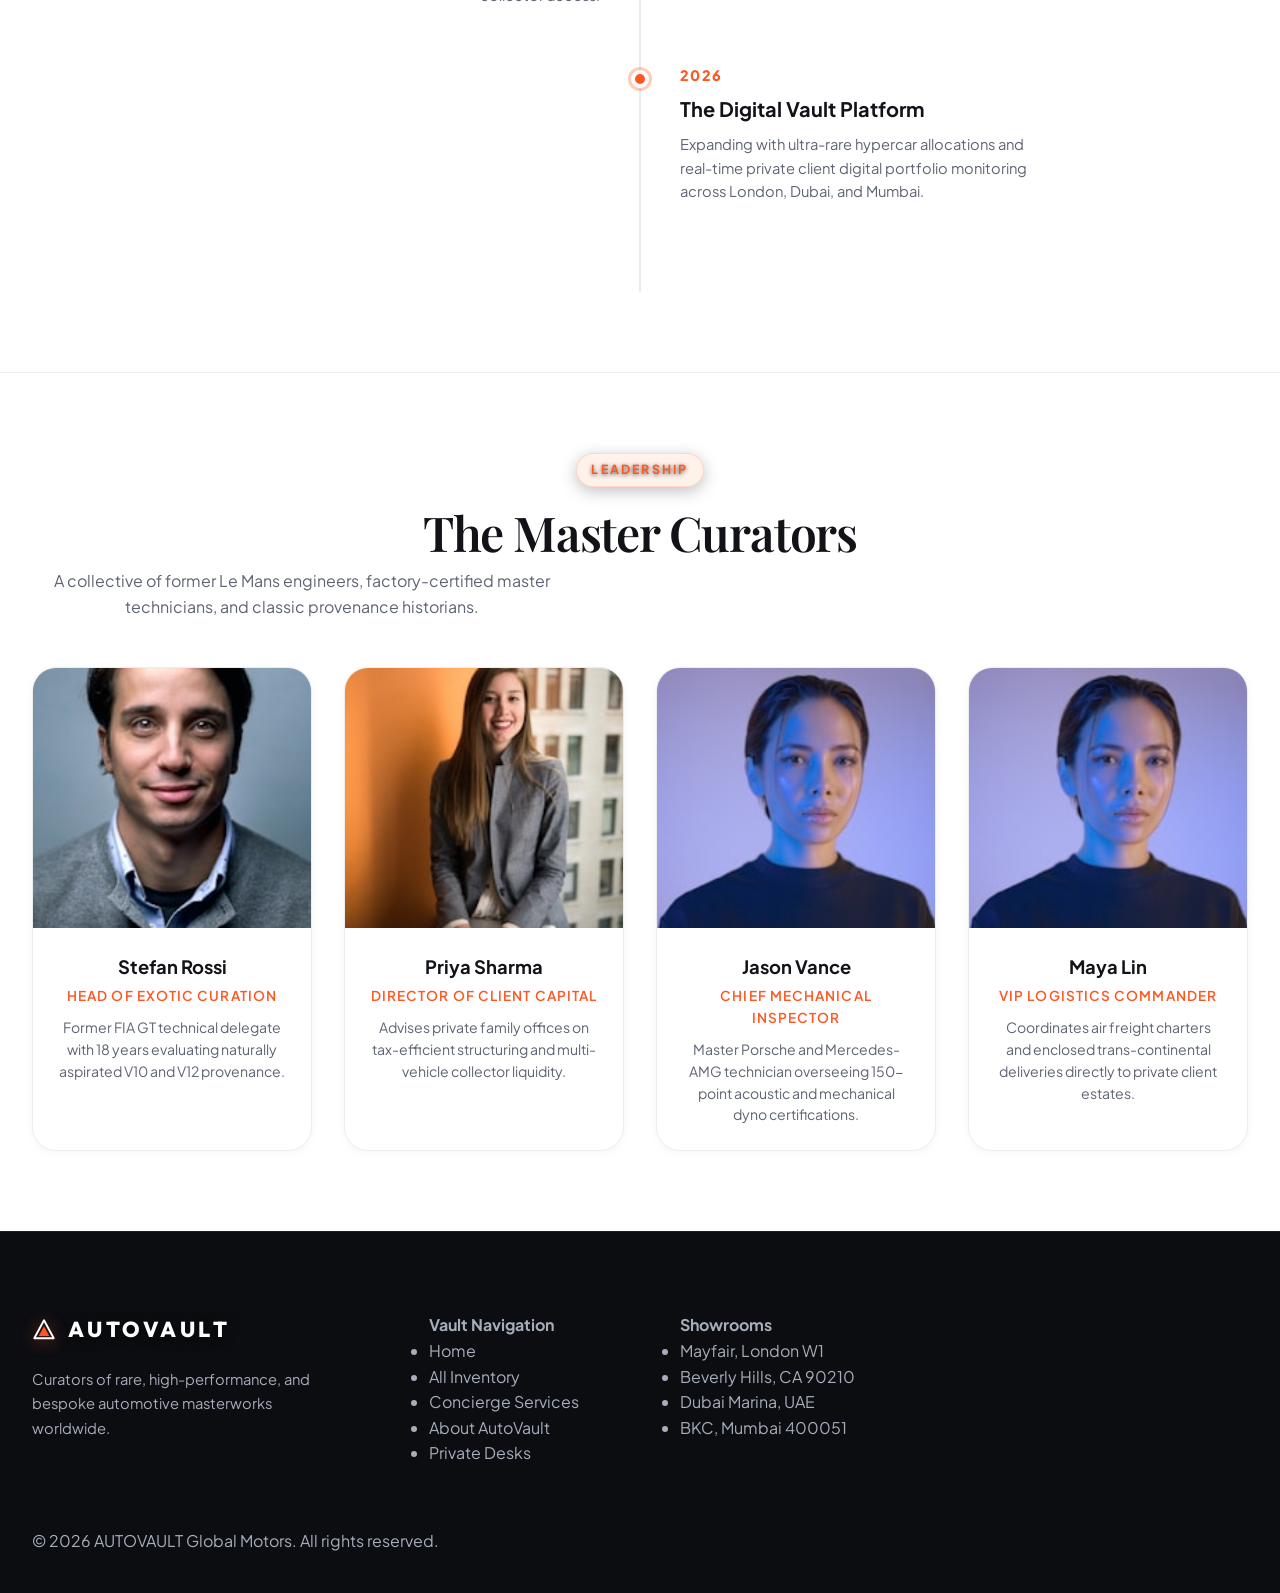
<file: about.html>
<!DOCTYPE html>
<html lang="en">
<head>
  <meta charset="UTF-8">
  <meta name="viewport" content="width=device-width, initial-scale=1.0">
  <title>The Heritage & Craft | About AUTOVAULT</title>
  <meta name="description" content="Learn about AUTOVAULT's heritage, our philosophy of rare supercar curation, executive leadership team, and global subterranean vault facilities.">
  <link rel="preconnect" href="https://fonts.googleapis.com">
  <link rel="preconnect" href="https://fonts.gstatic.com" crossorigin>
  <link href="https://fonts.googleapis.com/css2?family=Plus+Jakarta+Sans:wght@300;400;500;600;700;800&family=Playfair+Display:ital,wght@0,400;0,600;0,700;1,400;1,600;1,700&family=Outfit:wght@300;400;500;600;700;800&display=swap" rel="stylesheet">
  <link rel="stylesheet" href="assets/css/style.css">
  <link rel="icon" href="data:image/svg+xml,<svg xmlns='http://www.w3.org/2000/svg' viewBox='0 0 100 100'><polygon points='50,10 90,85 10,85' fill='%23FF5722'/></svg>">
</head>
<body class="autovault-theme">

  <!-- SITE HEADER -->
  <header class="site-header header-dark" id="header">
    <div class="header-container">
      <a href="index.html" class="brand-logo" id="brandLogo">
        <div class="logo-mark">
          <svg width="26" height="26" viewBox="0 0 32 32" fill="none">
            <path d="M16 3L29 27H3L16 3Z" stroke="currentColor" stroke-width="2.5" stroke-linejoin="round"/>
            <path d="M16 11L23 24H9L16 11Z" fill="#FF5722"/>
          </svg>
        </div>
        <span class="logo-text">AUTOVAULT</span>
      </a>

      <nav class="nav-pill" id="navPill">
        <ul class="nav-list">
          <li class="nav-item"><a href="index.html" class="nav-link">Home</a></li>
          <li class="nav-item"><a href="cars.html" class="nav-link">Cars</a></li>
          <li class="nav-item"><a href="cars.html" class="nav-link">Buy</a></li>
          <li class="nav-item"><a href="services.html" class="nav-link">Services</a></li>
          <li class="nav-item"><a href="about.html" class="nav-link active">About</a></li>
          <li class="nav-item"><a href="contact.html" class="nav-link">Contact</a></li>
        </ul>
      </nav>

      <div class="header-actions">
        <button class="action-circle-btn" id="searchTrigger" aria-label="Search" title="Search Inventory">
          <svg width="18" height="18" viewBox="0 0 24 24" fill="none" stroke="currentColor" stroke-width="2">
            <circle cx="11" cy="11" r="8"></circle>
            <line x1="21" y1="21" x2="16.65" y2="16.65"></line>
          </svg>
        </button>
        <button class="action-circle-btn wishlist-btn" id="wishlistTrigger" aria-label="Saved Cars">
          <svg width="18" height="18" viewBox="0 0 24 24" fill="none" stroke="currentColor" stroke-width="2">
            <path d="M20.84 4.61a5.5 5.5 0 0 0-7.78 0L12 5.67l-1.06-1.06a5.5 5.5 0 0 0-7.78 7.78l1.06 1.06L12 21.23l7.78-7.78 1.06-1.06a5.5 5.5 0 0 0 0-7.78z"></path>
          </svg>
          <span class="wishlist-badge-count" id="wishlistCount">0</span>
        </button>
        <button class="btn-pill-dark btn-test-drive" id="openTestDriveBtn">
          <span>Private Visit</span>
          <svg width="14" height="14" viewBox="0 0 24 24" fill="none" stroke="currentColor" stroke-width="2.5"><polyline points="6 9 12 15 18 9"></polyline></svg>
        </button>
        <button class="mobile-menu-toggle" id="mobileMenuToggle" aria-label="Toggle Navigation">
          <span></span><span></span><span></span>
        </button>
      </div>
    </div>
  </header>

  <main>
    <!-- PAGE HERO BANNER -->
    <section class="page-hero-banner">
      <div class="page-hero-container reveal-on-scroll">
        <div class="page-hero-inner-split">
          
          <!-- Left: Hero Content -->
          <div class="page-hero-content">
            <div class="page-breadcrumbs">
              <a href="index.html">Home</a>
              <span class="sep">/</span>
              <span>Our Heritage</span>
            </div>
            <div class="page-hero-eyebrow">
              <span class="hero-pulse-dot"></span>
              <span>ESTABLISHED 2014 · THE AUTOVAULT HERITAGE</span>
            </div>
            <h1 class="page-title">Curating <span class="page-title-gradient">Automotive Art</span></h1>
            <p class="page-subtitle">Founded with a singular mission: to protect, curate, and deliver the world's most exceptional high-performance icons for discerning collectors and passionate drivers.</p>
            
            <div class="page-hero-chips">
              <div class="hero-chip-item">
                <span class="hero-chip-dot"></span>
                <span>12 Years Private Stewardship</span>
              </div>
              <div class="hero-chip-item">
                <svg width="14" height="14" viewBox="0 0 24 24" fill="none" stroke="#FFA07A" stroke-width="2"><path d="M12 22s8-4 8-10V5l-8-3-8 3v7c0 6 8 10 8 10z"></path></svg>
                <span>100% Provenance Audit</span>
              </div>
              <div class="hero-chip-item">
                <svg width="14" height="14" viewBox="0 0 24 24" fill="none" stroke="#00E5FF" stroke-width="2"><circle cx="12" cy="12" r="10"></circle><polygon points="12 6 12 12 14 14"></polygon></svg>
                <span>Zero Incident History</span>
              </div>
            </div>
          </div>

          <!-- Right: Heritage Provenance Archive HUD Card -->
          <div class="page-hero-telemetry-card">
            <div class="telemetry-card-header">
              <div class="telemetry-live-badge">
                <span class="hero-pulse-dot"></span>
                <span>ARCHIVE AUDIT</span>
              </div>
              <span class="telemetry-time">GLOBAL REGISTRY VERIFIED</span>
            </div>
            
            <div class="telemetry-metrics-grid">
              <div class="telemetry-stat-box">
                <span class="t-stat-label">TOTAL ASSETS CURATED</span>
                <span class="t-stat-val">₹ 1,450 <small>CR+</small></span>
                <span class="t-stat-sub">Across 520+ Rare Allocations</span>
              </div>
              <div class="telemetry-stat-box">
                <span class="t-stat-label">COLLECTOR RATING</span>
                <span class="t-stat-val">99.8%</span>
                <span class="t-stat-sub">Discretion & Trust Index</span>
              </div>
              <div class="telemetry-stat-box">
                <span class="t-stat-label">SHOWROOM NETWORK</span>
                <span class="t-stat-val">5 <small>VAULTS</small></span>
                <span class="t-stat-sub">Mayfair · Geneva · Dubai · Mumbai</span>
              </div>
              <div class="telemetry-stat-box">
                <span class="t-stat-label">AVG APPRECIATION</span>
                <span class="t-stat-val">+14.2%</span>
                <span class="t-stat-sub">Compound Annual Fleet Yield</span>
              </div>
            </div>

            <div class="telemetry-card-footer">
              <span class="t-quick-label">SCHEDULE PRIVATE PREVIEW:</span>
              <div class="t-quick-tags">
                <button class="t-tag-btn" onclick="openModal('testDriveModal')">Book Vault Visit</button>
                <button class="t-tag-btn" onclick="openModal('valuationModal')">Consignment Desk</button>
              </div>
            </div>
          </div>

        </div>
      </div>
    </section>

    <!-- STATS COUNTER BAR -->
    <section class="performance-stats-section" style="padding: 40px 0; background: #ffffff; border-bottom: 1px solid var(--border-light);">
      <div class="perf-container" style="display: flex; justify-content: space-around; flex-wrap: wrap; gap: 2rem;">
        <div class="stat-item reveal-on-scroll stagger-1" style="text-align: center;">
          <div class="stat-number" style="font-size: 2.8rem; font-weight: 800; color: #111318;">₹ <span class="counter" data-target="1450">0</span> Cr+</div>
          <div class="stat-label" style="color: var(--text-secondary); font-size: 0.9rem; text-transform: uppercase; letter-spacing: 0.1em;">Assets Curated</div>
        </div>
        <div class="stat-item reveal-on-scroll stagger-2" style="text-align: center;">
          <div class="stat-number" style="font-size: 2.8rem; font-weight: 800; color: #111318;"><span class="counter" data-target="520">0</span>+</div>
          <div class="stat-label" style="color: var(--text-secondary); font-size: 0.9rem; text-transform: uppercase; letter-spacing: 0.1em;">Exotics Delivered</div>
        </div>
        <div class="stat-item reveal-on-scroll stagger-3" style="text-align: center;">
          <div class="stat-number" style="font-size: 2.8rem; font-weight: 800; color: #111318;"><span class="counter" data-target="99">0</span>.8%</div>
          <div class="stat-label" style="color: var(--text-secondary); font-size: 0.9rem; text-transform: uppercase; letter-spacing: 0.1em;">Collector Satisfaction</div>
        </div>
        <div class="stat-item reveal-on-scroll stagger-4" style="text-align: center;">
          <div class="stat-number" style="font-size: 2.8rem; font-weight: 800; color: #111318;"><span class="counter" data-target="5">0</span></div>
          <div class="stat-label" style="color: var(--text-secondary); font-size: 0.9rem; text-transform: uppercase; letter-spacing: 0.1em;">Global Vault Locations</div>
        </div>
      </div>
    </section>

    <!-- HERITAGE TIMELINE -->
    <section class="timeline-section">
      <div class="featured-container" style="text-align: center; margin-bottom: 3rem;">
        <span class="hero-eyebrow" style="color: var(--accent-coral); background: var(--accent-peach-light); border-color: var(--accent-peach-border);">OUR CHRONICLE</span>
        <h2 class="section-title">A Decade of Driving Perfection</h2>
      </div>

      <div class="timeline-wrap">
        <div class="timeline-node left reveal-on-scroll">
          <div class="timeline-dot"></div>
          <div class="timeline-year">2012</div>
          <h3 class="timeline-title">The Foundation in Mayfair</h3>
          <p class="timeline-desc">Started as a private advisory firm assisting European classic car collectors in verifying matching-numbers provenance and factory archives.</p>
        </div>

        <div class="timeline-node right reveal-on-scroll">
          <div class="timeline-dot"></div>
          <div class="timeline-year">2016</div>
          <h3 class="timeline-title">Global Enclosed Logistics</h3>
          <p class="timeline-desc">Commissioned our bespoke fleet of air-suspended, climate-regulated enclosed transporters across London, Geneva, and Monaco.</p>
        </div>

        <div class="timeline-node left reveal-on-scroll">
          <div class="timeline-dot"></div>
          <div class="timeline-year">2020</div>
          <h3 class="timeline-title">Subterranean Vault Launch</h3>
          <p class="timeline-desc">Inaugurated our first multi-level subterranean climate-controlled vault with seismic dampers and biometric collector access.</p>
        </div>

        <div class="timeline-node right reveal-on-scroll">
          <div class="timeline-dot"></div>
          <div class="timeline-year">2026</div>
          <h3 class="timeline-title">The Digital Vault Platform</h3>
          <p class="timeline-desc">Expanding with ultra-rare hypercar allocations and real-time private client digital portfolio monitoring across London, Dubai, and Mumbai.</p>
        </div>
      </div>
    </section>

    <!-- EXECUTIVE CURATORS -->
    <section class="services-section" style="background: #ffffff; border-top: 1px solid var(--border-light);">
      <div class="featured-container" style="text-align: center; margin-bottom: 3rem;">
        <span class="hero-eyebrow" style="color: var(--accent-coral); background: var(--accent-peach-light); border-color: var(--accent-peach-border);">LEADERSHIP</span>
        <h2 class="section-title">The Master Curators</h2>
        <p class="section-subtitle">A collective of former Le Mans engineers, factory-certified master technicians, and classic provenance historians.</p>
      </div>

      <div class="team-grid">
        <div class="team-card reveal-on-scroll stagger-1">
          <img src="assets/images/avatar_stefan.jpg" alt="Stefan Rossi" class="team-card-img" loading="lazy">
          <div class="team-card-info">
            <h4 class="team-name">Stefan Rossi</h4>
            <div class="team-role">Head of Exotic Curation</div>
            <p class="team-bio">Former FIA GT technical delegate with 18 years evaluating naturally aspirated V10 and V12 provenance.</p>
          </div>
        </div>

        <div class="team-card reveal-on-scroll stagger-2">
          <img src="assets/images/avatar_priya.jpg" alt="Priya Sharma" class="team-card-img" loading="lazy">
          <div class="team-card-info">
            <h4 class="team-name">Priya Sharma</h4>
            <div class="team-role">Director of Client Capital</div>
            <p class="team-bio">Advises private family offices on tax-efficient structuring and multi-vehicle collector liquidity.</p>
          </div>
        </div>

        <div class="team-card reveal-on-scroll stagger-3">
          <img src="assets/images/avatar_jason.jpg" alt="Jason Vance" class="team-card-img" loading="lazy">
          <div class="team-card-info">
            <h4 class="team-name">Jason Vance</h4>
            <div class="team-role">Chief Mechanical Inspector</div>
            <p class="team-bio">Master Porsche and Mercedes-AMG technician overseeing 150-point acoustic and mechanical dyno certifications.</p>
          </div>
        </div>

        <div class="team-card reveal-on-scroll stagger-4">
          <img src="assets/images/avatar_maya.jpg" alt="Maya Lin" class="team-card-img" loading="lazy">
          <div class="team-card-info">
            <h4 class="team-name">Maya Lin</h4>
            <div class="team-role">VIP Logistics Commander</div>
            <p class="team-bio">Coordinates air freight charters and enclosed trans-continental deliveries directly to private client estates.</p>
          </div>
        </div>
      </div>
    </section>
  </main>

  <!-- MODAL -->
  <div class="modal-backdrop" id="testDriveModal" aria-hidden="true" role="dialog">
    <div class="modal-window">
      <button class="modal-close-circle modal-close-trigger" aria-label="Close Modal">&times;</button>
      <div class="modal-header">
        <span class="modal-kicker">PRIVATE ACCESS</span>
        <h2 class="modal-title">Schedule Vault Visit</h2>
        <p class="modal-desc">Private walkthrough of our subterranean climate vault facility.</p>
      </div>
      <form class="modal-form" id="vaultVisitForm">
        <div class="form-row">
          <div class="form-group"><label for="vName">Full Name</label><input type="text" id="vName" required placeholder="Lord Julian Vance"></div>
          <div class="form-group"><label for="vPhone">Phone</label><input type="tel" id="vPhone" required placeholder="+91 98765 43210"></div>
        </div>
        <button type="submit" class="btn-pill-coral btn-modal-submit"><span>Request Private Access</span></button>
      </form>
    </div>
  </div>

  <!-- SITE FOOTER -->
  <footer class="site-footer">
    <div class="footer-container">
      <div class="footer-top-grid">
        <div class="footer-col brand-col">
          <a href="index.html" class="brand-logo footer-logo">
            <div class="logo-mark"><svg width="24" height="24" viewBox="0 0 32 32" fill="none"><path d="M16 3L29 27H3L16 3Z" stroke="currentColor" stroke-width="2.5" stroke-linejoin="round"/><path d="M16 11L23 24H9L16 11Z" fill="#FF5722"/></svg></div>
            <span class="logo-text">AUTOVAULT</span>
          </a>
          <p class="footer-tagline">Curators of rare, high-performance, and bespoke automotive masterworks worldwide.</p>
        </div>
        <div class="footer-col"><h4 class="footer-heading">Vault Navigation</h4><ul class="footer-links"><li><a href="index.html">Home</a></li><li><a href="cars.html">All Inventory</a></li><li><a href="services.html">Concierge Services</a></li><li><a href="about.html">About AutoVault</a></li><li><a href="contact.html">Private Desks</a></li></ul></div>
        <div class="footer-col"><h4 class="footer-heading">Showrooms</h4><ul class="footer-links"><li>Mayfair, London W1</li><li>Beverly Hills, CA 90210</li><li>Dubai Marina, UAE</li><li>BKC, Mumbai 400051</li></ul></div>
      </div>
      <div class="footer-bottom-row"><p class="copyright-text">&copy; 2026 AUTOVAULT Global Motors. All rights reserved.</p></div>
    </div>
  </footer>

  <!-- Global Live Inventory Search Modal -->
  <div class="modal-backdrop modal-search-backdrop" id="globalSearchModal" aria-hidden="true" role="dialog">
    <div class="modal-card modal-search-card">
      <button class="modal-close-btn" data-close="globalSearchModal" aria-label="Close search">×</button>
      
      <div class="search-modal-header">
        <span class="search-modal-eyebrow">
          <span class="pulse-dot"></span>
          <span>AUTOVAULT REAL-TIME INVENTORY DISCOVERY</span>
        </span>
        <h2 class="search-modal-title">Search Luxury Allocations</h2>
        
        <div class="search-input-box">
          <svg class="search-box-icon" width="22" height="22" viewBox="0 0 24 24" fill="none" stroke="currentColor" stroke-width="2.5">
            <circle cx="11" cy="11" r="8"></circle>
            <line x1="21" y1="21" x2="16.65" y2="16.65"></line>
          </svg>
          <input type="text" id="globalSearchInput" placeholder="Search by model, brand, engine (e.g. Porsche, V8, Huracán, 600+ HP)..." autocomplete="off" spellcheck="false">
          <button type="button" class="search-clear-btn" id="globalSearchClear" aria-label="Clear search">×</button>
        </div>

        <div class="search-filter-pills-row">
          <span class="search-pills-label">QUICK FILTERS:</span>
          <div class="search-pills-wrap">
            <button class="search-pill active" data-search-filter="all">All</button>
            <button class="search-pill" data-search-filter="Porsche">Porsche</button>
            <button class="search-pill" data-search-filter="Ferrari">Ferrari</button>
            <button class="search-pill" data-search-filter="Mercedes-AMG">AMG</button>
            <button class="search-pill" data-search-filter="Lamborghini">Lamborghini</button>
            <button class="search-pill" data-search-filter="BMW">BMW M</button>
            <button class="search-pill" data-search-filter="McLaren">McLaren</button>
            <button class="search-pill" data-search-filter="V8">V8 Bi-Turbo</button>
            <button class="search-pill" data-search-filter="V10">V10 Atmospheric</button>
            <button class="search-pill" data-search-filter="Electric">Electric</button>
          </div>
        </div>
      </div>

      <div class="search-results-meta">
        <span id="searchResultsCount">Showing all 10 verified vault allocations</span>
        <span class="search-shortcut-hint">Press <kbd>Esc</kbd> to close</span>
      </div>

      <div class="search-results-grid" id="globalSearchResults">
        <!-- Live vehicle cards inserted dynamically via JavaScript -->
      </div>
    </div>
  </div>

  <script src="assets/js/main.js"></script>
</body>
</html>
</file>
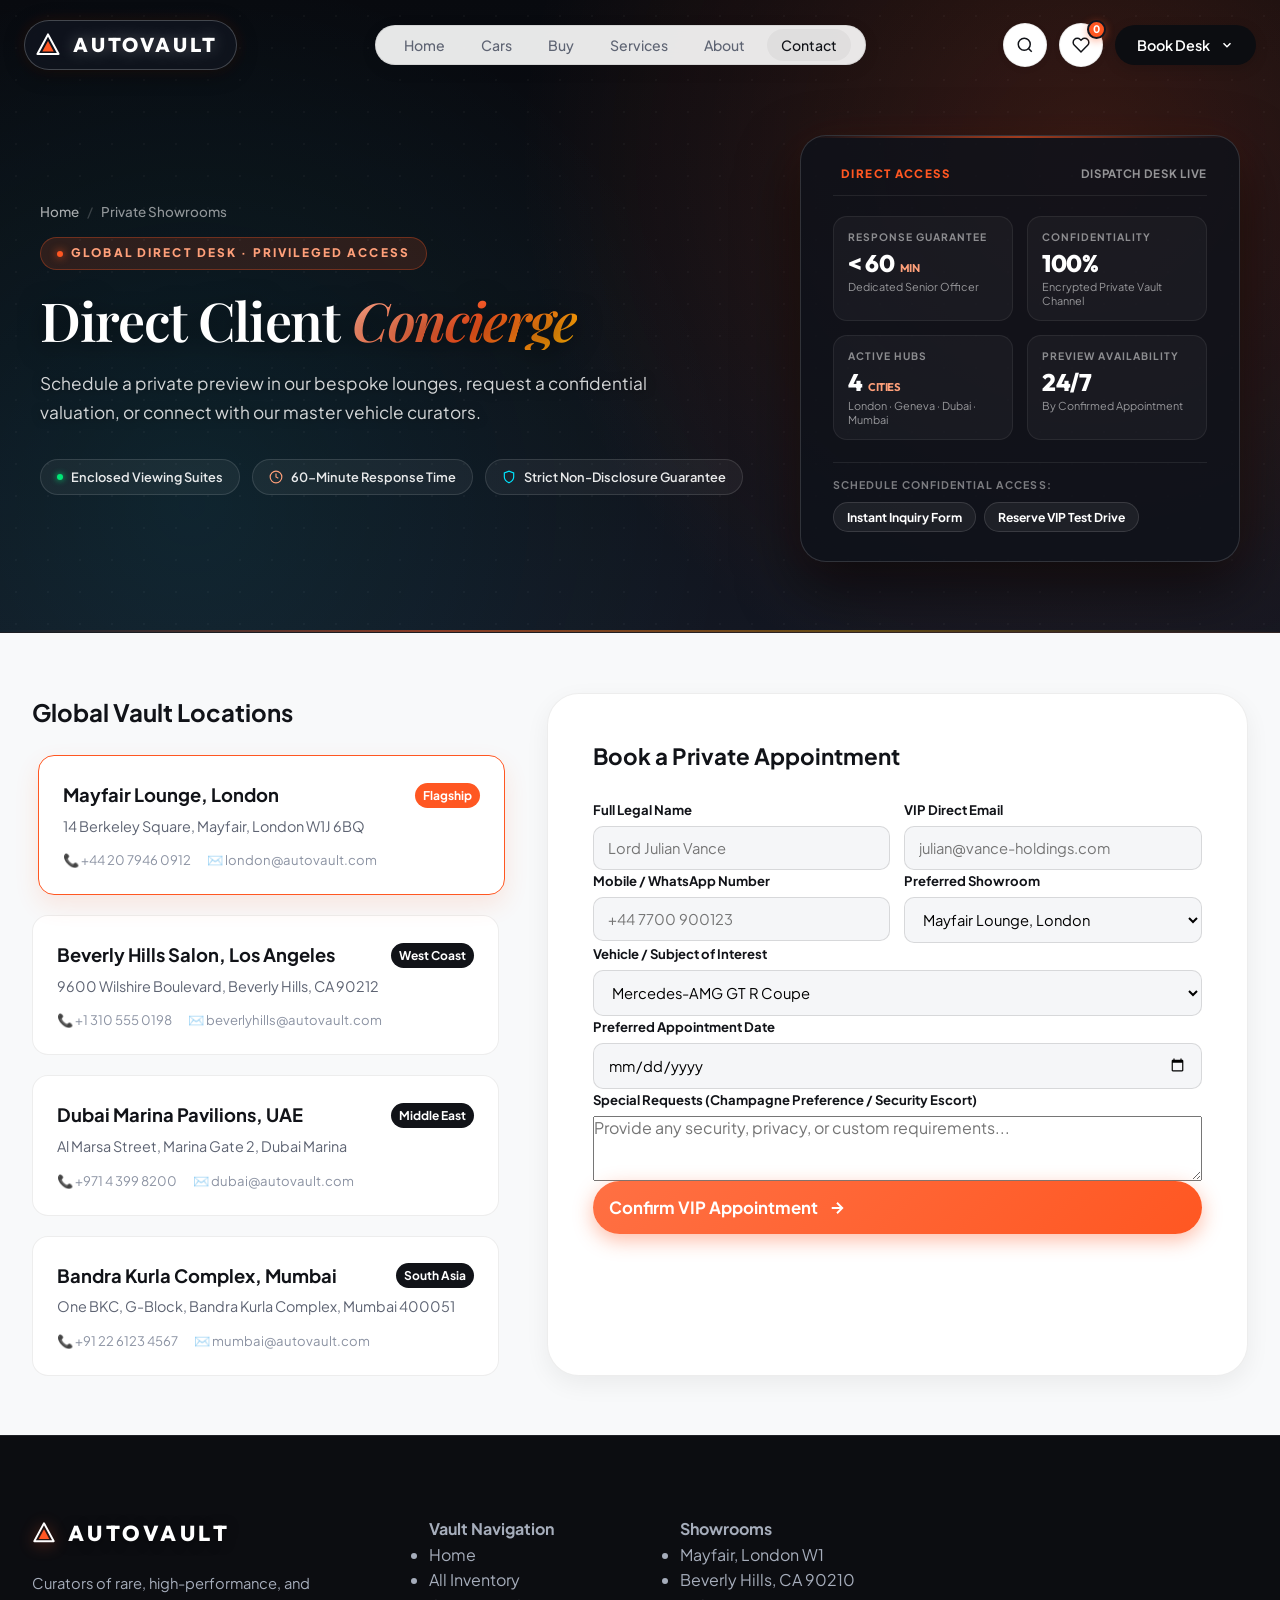
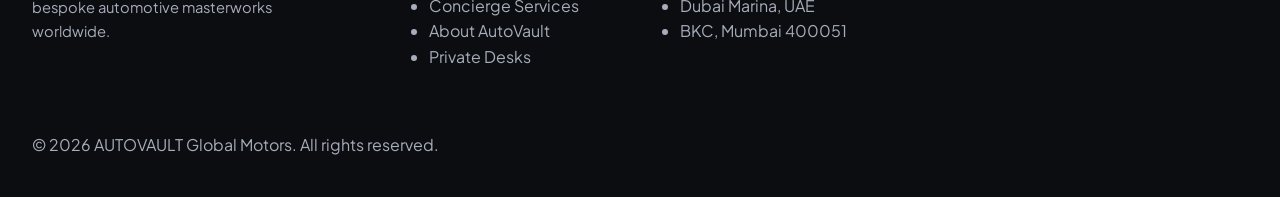
<file: contact.html>
<!DOCTYPE html>
<html lang="en">
<head>
  <meta charset="UTF-8">
  <meta name="viewport" content="width=device-width, initial-scale=1.0">
  <title>Private Showrooms & Contact Desk | AUTOVAULT</title>
  <meta name="description" content="Contact the AUTOVAULT private client desk. Schedule a confidential showroom appointment in London, Beverly Hills, Dubai, Zurich, or Mumbai.">
  <link rel="preconnect" href="https://fonts.googleapis.com">
  <link rel="preconnect" href="https://fonts.gstatic.com" crossorigin>
  <link href="https://fonts.googleapis.com/css2?family=Plus+Jakarta+Sans:wght@300;400;500;600;700;800&family=Playfair+Display:ital,wght@0,400;0,600;0,700;1,400;1,600;1,700&family=Outfit:wght@300;400;500;600;700;800&display=swap" rel="stylesheet">
  <link rel="stylesheet" href="assets/css/style.css">
  <link rel="icon" href="data:image/svg+xml,<svg xmlns='http://www.w3.org/2000/svg' viewBox='0 0 100 100'><polygon points='50,10 90,85 10,85' fill='%23FF5722'/></svg>">
</head>
<body class="autovault-theme">

  <!-- Floating Toast -->
  <div class="toast-notification" id="toastNotification" aria-live="polite">
    <div class="toast-icon">✓</div>
    <div class="toast-message" id="toastMessage">Your VIP reservation has been received!</div>
  </div>

  <!-- SITE HEADER -->
  <header class="site-header header-dark" id="header">
    <div class="header-container">
      <a href="index.html" class="brand-logo" id="brandLogo">
        <div class="logo-mark">
          <svg width="26" height="26" viewBox="0 0 32 32" fill="none">
            <path d="M16 3L29 27H3L16 3Z" stroke="currentColor" stroke-width="2.5" stroke-linejoin="round"/>
            <path d="M16 11L23 24H9L16 11Z" fill="#FF5722"/>
          </svg>
        </div>
        <span class="logo-text">AUTOVAULT</span>
      </a>

      <nav class="nav-pill" id="navPill">
        <ul class="nav-list">
          <li class="nav-item"><a href="index.html" class="nav-link">Home</a></li>
          <li class="nav-item"><a href="cars.html" class="nav-link">Cars</a></li>
          <li class="nav-item"><a href="cars.html" class="nav-link">Buy</a></li>
          <li class="nav-item"><a href="services.html" class="nav-link">Services</a></li>
          <li class="nav-item"><a href="about.html" class="nav-link">About</a></li>
          <li class="nav-item"><a href="contact.html" class="nav-link active">Contact</a></li>
        </ul>
      </nav>

      <div class="header-actions">
        <button class="action-circle-btn" id="searchTrigger" aria-label="Search" title="Search Inventory">
          <svg width="18" height="18" viewBox="0 0 24 24" fill="none" stroke="currentColor" stroke-width="2">
            <circle cx="11" cy="11" r="8"></circle>
            <line x1="21" y1="21" x2="16.65" y2="16.65"></line>
          </svg>
        </button>
        <button class="action-circle-btn wishlist-btn" id="wishlistTrigger" aria-label="Saved Cars">
          <svg width="18" height="18" viewBox="0 0 24 24" fill="none" stroke="currentColor" stroke-width="2">
            <path d="M20.84 4.61a5.5 5.5 0 0 0-7.78 0L12 5.67l-1.06-1.06a5.5 5.5 0 0 0-7.78 7.78l1.06 1.06L12 21.23l7.78-7.78 1.06-1.06a5.5 5.5 0 0 0 0-7.78z"></path>
          </svg>
          <span class="wishlist-badge-count" id="wishlistCount">0</span>
        </button>
        <button class="btn-pill-dark btn-test-drive" id="openTestDriveBtn">
          <span>Book Desk</span>
          <svg width="14" height="14" viewBox="0 0 24 24" fill="none" stroke="currentColor" stroke-width="2.5"><polyline points="6 9 12 15 18 9"></polyline></svg>
        </button>
        <button class="mobile-menu-toggle" id="mobileMenuToggle" aria-label="Toggle Navigation">
          <span></span><span></span><span></span>
        </button>
      </div>
    </div>
  </header>

  <main>
    <!-- PAGE HERO BANNER -->
    <section class="page-hero-banner">
      <div class="page-hero-container reveal-on-scroll">
        <div class="page-hero-inner-split">
          
          <!-- Left: Hero Content -->
          <div class="page-hero-content">
            <div class="page-breadcrumbs">
              <a href="index.html">Home</a>
              <span class="sep">/</span>
              <span>Private Showrooms</span>
            </div>
            <div class="page-hero-eyebrow">
              <span class="hero-pulse-dot"></span>
              <span>GLOBAL DIRECT DESK · PRIVILEGED ACCESS</span>
            </div>
            <h1 class="page-title">Direct Client <span class="page-title-gradient">Concierge</span></h1>
            <p class="page-subtitle">Schedule a private preview in our bespoke lounges, request a confidential valuation, or connect with our master vehicle curators.</p>
            
            <div class="page-hero-chips">
              <div class="hero-chip-item">
                <span class="hero-chip-dot"></span>
                <span>Enclosed Viewing Suites</span>
              </div>
              <div class="hero-chip-item">
                <svg width="14" height="14" viewBox="0 0 24 24" fill="none" stroke="#FFA07A" stroke-width="2"><circle cx="12" cy="12" r="10"></circle><polyline points="12 6 12 12 16 14"></polyline></svg>
                <span>60-Minute Response Time</span>
              </div>
              <div class="hero-chip-item">
                <svg width="14" height="14" viewBox="0 0 24 24" fill="none" stroke="#00E5FF" stroke-width="2"><path d="M12 22s8-4 8-10V5l-8-3-8 3v7c0 6 8 10 8 10z"></path></svg>
                <span>Strict Non-Disclosure Guarantee</span>
              </div>
            </div>
          </div>

          <!-- Right: Concierge Protocol HUD Card -->
          <div class="page-hero-telemetry-card">
            <div class="telemetry-card-header">
              <div class="telemetry-live-badge">
                <span class="hero-pulse-dot"></span>
                <span>DIRECT ACCESS</span>
              </div>
              <span class="telemetry-time">DISPATCH DESK LIVE</span>
            </div>
            
            <div class="telemetry-metrics-grid">
              <div class="telemetry-stat-box">
                <span class="t-stat-label">RESPONSE GUARANTEE</span>
                <span class="t-stat-val">&lt; 60 <small>MIN</small></span>
                <span class="t-stat-sub">Dedicated Senior Officer</span>
              </div>
              <div class="telemetry-stat-box">
                <span class="t-stat-label">CONFIDENTIALITY</span>
                <span class="t-stat-val">100%</span>
                <span class="t-stat-sub">Encrypted Private Vault Channel</span>
              </div>
              <div class="telemetry-stat-box">
                <span class="t-stat-label">ACTIVE HUBS</span>
                <span class="t-stat-val">4 <small>CITIES</small></span>
                <span class="t-stat-sub">London · Geneva · Dubai · Mumbai</span>
              </div>
              <div class="telemetry-stat-box">
                <span class="t-stat-label">PREVIEW AVAILABILITY</span>
                <span class="t-stat-val">24/7</span>
                <span class="t-stat-sub">By Confirmed Appointment</span>
              </div>
            </div>

            <div class="telemetry-card-footer">
              <span class="t-quick-label">SCHEDULE CONFIDENTIAL ACCESS:</span>
              <div class="t-quick-tags">
                <button class="t-tag-btn" onclick="document.getElementById('contactPageForm')?.scrollIntoView({behavior:'smooth'})">Instant Inquiry Form</button>
                <button class="t-tag-btn" onclick="openModal('testDriveModal')">Reserve VIP Test Drive</button>
              </div>
            </div>
          </div>

        </div>
      </div>
    </section>

    <!-- CONTACT GRID: SHOWROOM SELECTOR & FORM -->
    <section style="background: #f8f9fa;">
      <div class="contact-grid">
        
        <!-- Left: Global Showrooms -->
        <div class="reveal-on-scroll reveal-left">
          <h2 style="font-size: 1.5rem; font-weight: 700; margin-bottom: 1.5rem;">Global Vault Locations</h2>
          <div class="showroom-card-list">
            
            <div class="showroom-card active">
              <div class="showroom-city">
                <span>Mayfair Lounge, London</span>
                <span style="font-size: 0.75rem; background: var(--accent-coral); color: #fff; padding: 3px 8px; border-radius: 99px;">Flagship</span>
              </div>
              <p class="showroom-address">14 Berkeley Square, Mayfair, London W1J 6BQ</p>
              <div class="showroom-meta">
                <span>📞 +44 20 7946 0912</span>
                <span>✉️ london@autovault.com</span>
              </div>
            </div>

            <div class="showroom-card">
              <div class="showroom-city">
                <span>Beverly Hills Salon, Los Angeles</span>
                <span style="font-size: 0.75rem; background: #111318; color: #fff; padding: 3px 8px; border-radius: 99px;">West Coast</span>
              </div>
              <p class="showroom-address">9600 Wilshire Boulevard, Beverly Hills, CA 90212</p>
              <div class="showroom-meta">
                <span>📞 +1 310 555 0198</span>
                <span>✉️ beverlyhills@autovault.com</span>
              </div>
            </div>

            <div class="showroom-card">
              <div class="showroom-city">
                <span>Dubai Marina Pavilions, UAE</span>
                <span style="font-size: 0.75rem; background: #111318; color: #fff; padding: 3px 8px; border-radius: 99px;">Middle East</span>
              </div>
              <p class="showroom-address">Al Marsa Street, Marina Gate 2, Dubai Marina</p>
              <div class="showroom-meta">
                <span>📞 +971 4 399 8200</span>
                <span>✉️ dubai@autovault.com</span>
              </div>
            </div>

            <div class="showroom-card">
              <div class="showroom-city">
                <span>Bandra Kurla Complex, Mumbai</span>
                <span style="font-size: 0.75rem; background: #111318; color: #fff; padding: 3px 8px; border-radius: 99px;">South Asia</span>
              </div>
              <p class="showroom-address">One BKC, G-Block, Bandra Kurla Complex, Mumbai 400051</p>
              <div class="showroom-meta">
                <span>📞 +91 22 6123 4567</span>
                <span>✉️ mumbai@autovault.com</span>
              </div>
            </div>

          </div>
        </div>

        <!-- Right: VIP Appointment Booking Form -->
        <div class="contact-form-card reveal-on-scroll reveal-right">
          <h2 class="form-group-title">Book a Private Appointment</h2>
          <form id="contactPageForm">
            <div class="form-row">
              <div class="form-group">
                <label for="cpName">Full Legal Name</label>
                <input type="text" id="cpName" required placeholder="Lord Julian Vance">
              </div>
              <div class="form-group">
                <label for="cpEmail">VIP Direct Email</label>
                <input type="email" id="cpEmail" required placeholder="julian@vance-holdings.com">
              </div>
            </div>

            <div class="form-row">
              <div class="form-group">
                <label for="cpPhone">Mobile / WhatsApp Number</label>
                <input type="tel" id="cpPhone" required placeholder="+44 7700 900123">
              </div>
              <div class="form-group">
                <label for="cpLocation">Preferred Showroom</label>
                <select id="cpLocation">
                  <option value="london">Mayfair Lounge, London</option>
                  <option value="beverly">Beverly Hills Salon, USA</option>
                  <option value="dubai">Dubai Marina Pavilions, UAE</option>
                  <option value="mumbai">Bandra Kurla Complex, Mumbai</option>
                </select>
              </div>
            </div>

            <div class="form-group">
              <label for="cpCar">Vehicle / Subject of Interest</label>
              <select id="cpCar">
                <option value="Mercedes-AMG GT R">Mercedes-AMG GT R Coupe</option>
                <option value="Lamborghini Huracán">Lamborghini Huracán Tecnica</option>
                <option value="Bentley Continental GT">Bentley Continental GT V8</option>
                <option value="Porsche 718 Cayman GT4">Porsche 718 Cayman GT4</option>
                <option value="Off-Market Sourcing">Off-Market Hypercar Allocation</option>
                <option value="Vault Storage">Subterranean Vault Storage</option>
              </select>
            </div>

            <div class="form-group">
              <label for="cpDate">Preferred Appointment Date</label>
              <input type="date" id="cpDate" required>
            </div>

            <div class="form-group">
              <label for="cpMessage">Special Requests (Champagne Preference / Security Escort)</label>
              <textarea id="cpMessage" rows="3" placeholder="Provide any security, privacy, or custom requirements..."></textarea>
            </div>

            <button type="submit" class="btn-pill-coral" style="width: 100%; padding: 16px; font-size: 1.05rem;">
              <span>Confirm VIP Appointment</span>
              <svg width="18" height="18" viewBox="0 0 24 24" fill="none" stroke="currentColor" stroke-width="2.5"><line x1="5" y1="12" x2="19" y2="12"></line><polyline points="12 5 19 12 12 19"></polyline></svg>
            </button>
          </form>
        </div>

      </div>
    </section>
  </main>

  <!-- SITE FOOTER -->
  <footer class="site-footer">
    <div class="footer-container">
      <div class="footer-top-grid">
        <div class="footer-col brand-col">
          <a href="index.html" class="brand-logo footer-logo">
            <div class="logo-mark"><svg width="24" height="24" viewBox="0 0 32 32" fill="none"><path d="M16 3L29 27H3L16 3Z" stroke="currentColor" stroke-width="2.5" stroke-linejoin="round"/><path d="M16 11L23 24H9L16 11Z" fill="#FF5722"/></svg></div>
            <span class="logo-text">AUTOVAULT</span>
          </a>
          <p class="footer-tagline">Curators of rare, high-performance, and bespoke automotive masterworks worldwide.</p>
        </div>
        <div class="footer-col"><h4 class="footer-heading">Vault Navigation</h4><ul class="footer-links"><li><a href="index.html">Home</a></li><li><a href="cars.html">All Inventory</a></li><li><a href="services.html">Concierge Services</a></li><li><a href="about.html">About AutoVault</a></li><li><a href="contact.html">Private Desks</a></li></ul></div>
        <div class="footer-col"><h4 class="footer-heading">Showrooms</h4><ul class="footer-links"><li>Mayfair, London W1</li><li>Beverly Hills, CA 90210</li><li>Dubai Marina, UAE</li><li>BKC, Mumbai 400051</li></ul></div>
      </div>
      <div class="footer-bottom-row"><p class="copyright-text">&copy; 2026 AUTOVAULT Global Motors. All rights reserved.</p></div>
    </div>
  </footer>

  <!-- Global Live Inventory Search Modal -->
  <div class="modal-backdrop modal-search-backdrop" id="globalSearchModal" aria-hidden="true" role="dialog">
    <div class="modal-card modal-search-card">
      <button class="modal-close-btn" data-close="globalSearchModal" aria-label="Close search">×</button>
      
      <div class="search-modal-header">
        <span class="search-modal-eyebrow">
          <span class="pulse-dot"></span>
          <span>AUTOVAULT REAL-TIME INVENTORY DISCOVERY</span>
        </span>
        <h2 class="search-modal-title">Search Luxury Allocations</h2>
        
        <div class="search-input-box">
          <svg class="search-box-icon" width="22" height="22" viewBox="0 0 24 24" fill="none" stroke="currentColor" stroke-width="2.5">
            <circle cx="11" cy="11" r="8"></circle>
            <line x1="21" y1="21" x2="16.65" y2="16.65"></line>
          </svg>
          <input type="text" id="globalSearchInput" placeholder="Search by model, brand, engine (e.g. Porsche, V8, Huracán, 600+ HP)..." autocomplete="off" spellcheck="false">
          <button type="button" class="search-clear-btn" id="globalSearchClear" aria-label="Clear search">×</button>
        </div>

        <div class="search-filter-pills-row">
          <span class="search-pills-label">QUICK FILTERS:</span>
          <div class="search-pills-wrap">
            <button class="search-pill active" data-search-filter="all">All</button>
            <button class="search-pill" data-search-filter="Porsche">Porsche</button>
            <button class="search-pill" data-search-filter="Ferrari">Ferrari</button>
            <button class="search-pill" data-search-filter="Mercedes-AMG">AMG</button>
            <button class="search-pill" data-search-filter="Lamborghini">Lamborghini</button>
            <button class="search-pill" data-search-filter="BMW">BMW M</button>
            <button class="search-pill" data-search-filter="McLaren">McLaren</button>
            <button class="search-pill" data-search-filter="V8">V8 Bi-Turbo</button>
            <button class="search-pill" data-search-filter="V10">V10 Atmospheric</button>
            <button class="search-pill" data-search-filter="Electric">Electric</button>
          </div>
        </div>
      </div>

      <div class="search-results-meta">
        <span id="searchResultsCount">Showing all 10 verified vault allocations</span>
        <span class="search-shortcut-hint">Press <kbd>Esc</kbd> to close</span>
      </div>

      <div class="search-results-grid" id="globalSearchResults">
        <!-- Live vehicle cards inserted dynamically via JavaScript -->
      </div>
    </div>
  </div>

  <script src="assets/js/main.js"></script>
</body>
</html>
</file>
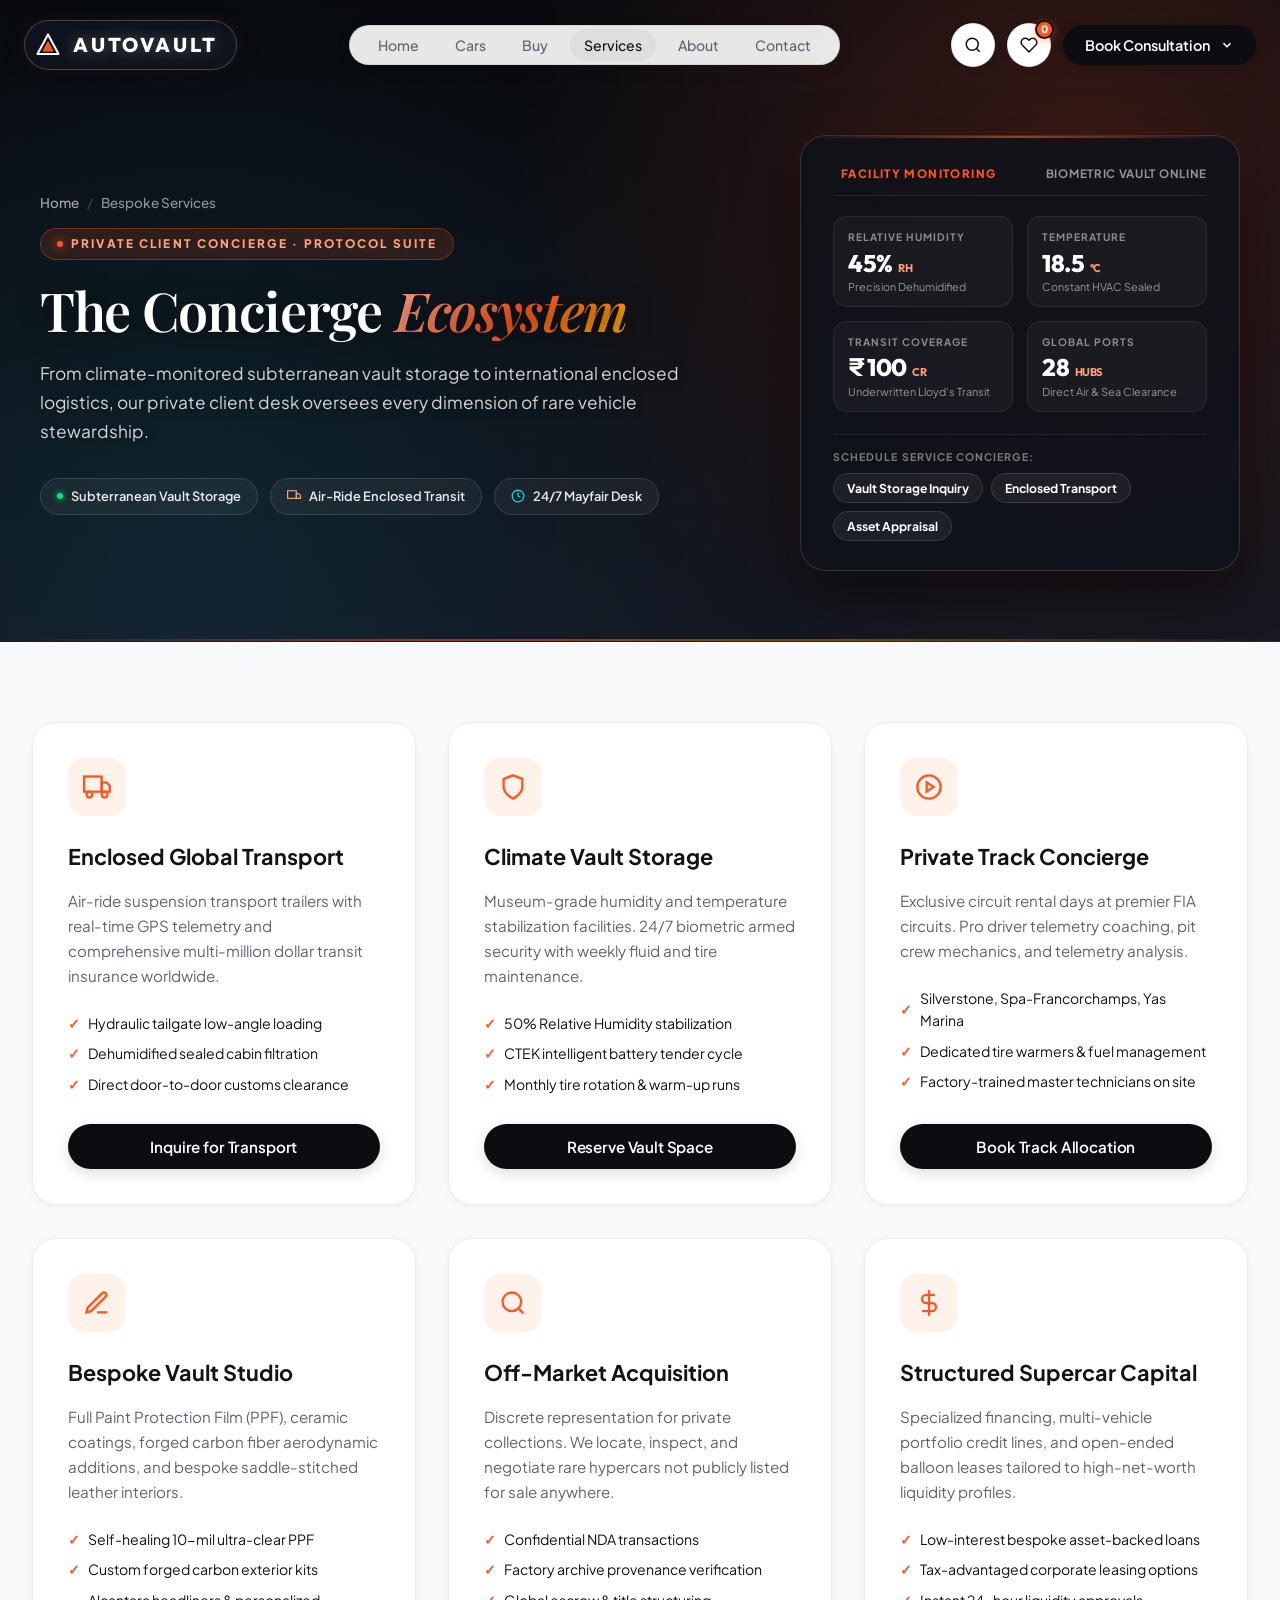
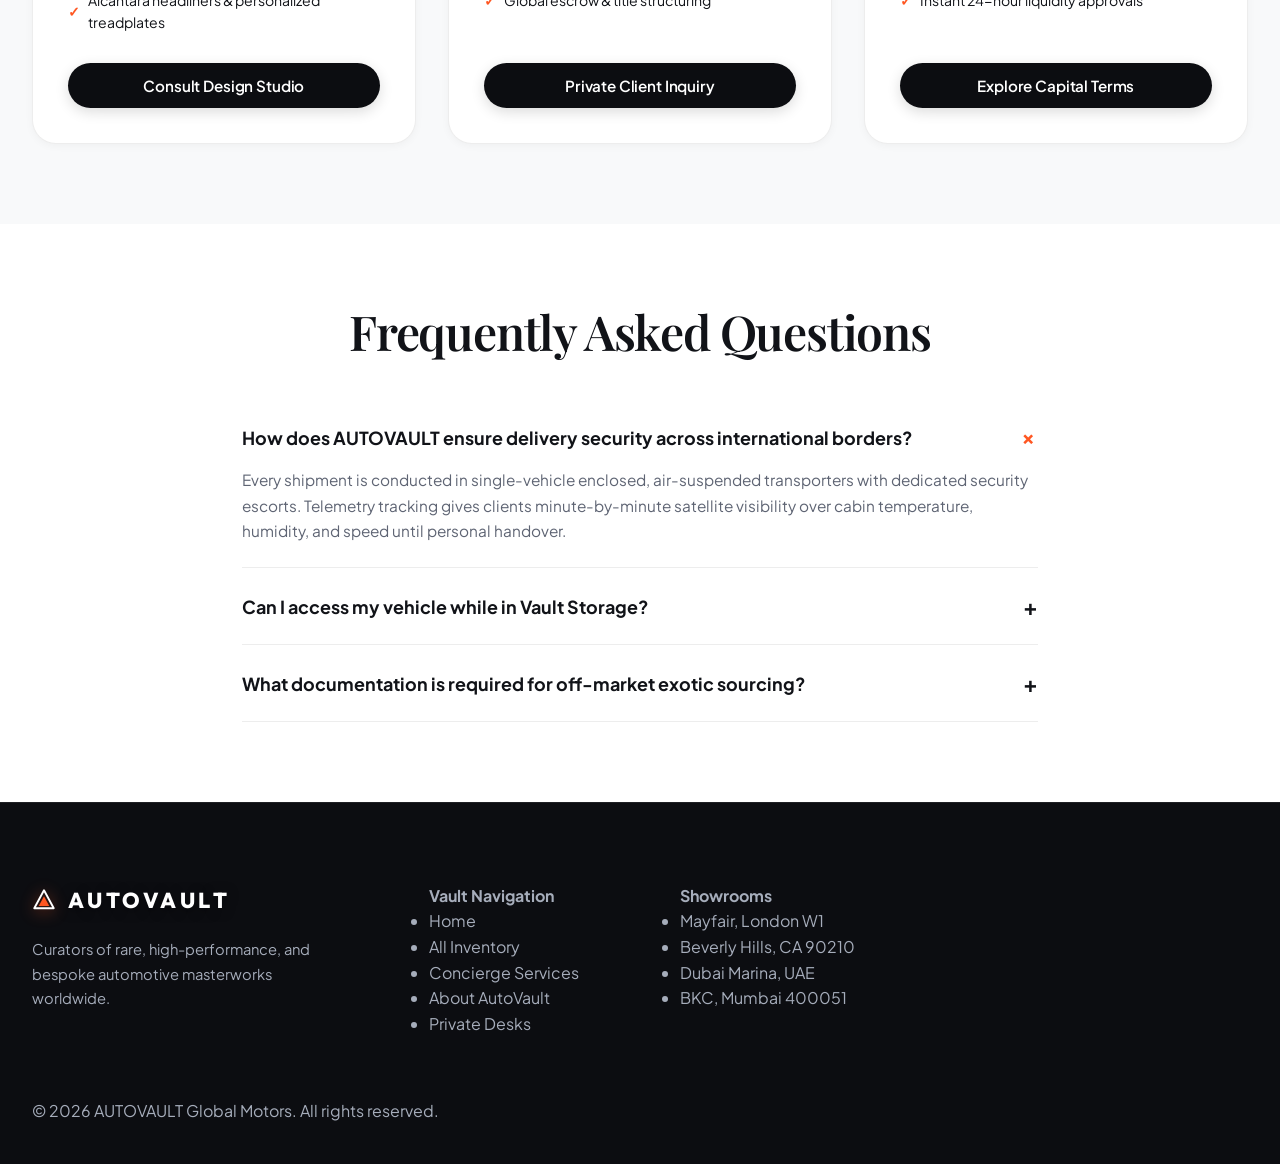
<file: services.html>
<!DOCTYPE html>
<html lang="en">
<head>
  <meta charset="UTF-8">
  <meta name="viewport" content="width=device-width, initial-scale=1.0">
  <title>Bespoke Concierge & Ownership Services | AUTOVAULT</title>
  <meta name="description" content="Discover AUTOVAULT's white-glove automotive services: Global Enclosed Transport, High-Security Vault Storage, Bespoke Customization, and Private Track Experiences.">
  <link rel="preconnect" href="https://fonts.googleapis.com">
  <link rel="preconnect" href="https://fonts.gstatic.com" crossorigin>
  <link href="https://fonts.googleapis.com/css2?family=Plus+Jakarta+Sans:wght@300;400;500;600;700;800&family=Playfair+Display:ital,wght@0,400;0,600;0,700;1,400;1,600;1,700&family=Outfit:wght@300;400;500;600;700;800&display=swap" rel="stylesheet">
  <link rel="stylesheet" href="assets/css/style.css">
  <link rel="icon" href="data:image/svg+xml,<svg xmlns='http://www.w3.org/2000/svg' viewBox='0 0 100 100'><polygon points='50,10 90,85 10,85' fill='%23FF5722'/></svg>">
</head>
<body class="autovault-theme">

  <!-- Floating Toast -->
  <div class="toast-notification" id="toastNotification" aria-live="polite">
    <div class="toast-icon">✓</div>
    <div class="toast-message" id="toastMessage">Inquiry submitted successfully!</div>
  </div>

  <!-- SITE HEADER -->
  <header class="site-header header-dark" id="header">
    <div class="header-container">
      <a href="index.html" class="brand-logo" id="brandLogo">
        <div class="logo-mark">
          <svg width="26" height="26" viewBox="0 0 32 32" fill="none">
            <path d="M16 3L29 27H3L16 3Z" stroke="currentColor" stroke-width="2.5" stroke-linejoin="round"/>
            <path d="M16 11L23 24H9L16 11Z" fill="#FF5722"/>
          </svg>
        </div>
        <span class="logo-text">AUTOVAULT</span>
      </a>

      <nav class="nav-pill" id="navPill">
        <ul class="nav-list">
          <li class="nav-item"><a href="index.html" class="nav-link">Home</a></li>
          <li class="nav-item"><a href="cars.html" class="nav-link">Cars</a></li>
          <li class="nav-item"><a href="cars.html" class="nav-link">Buy</a></li>
          <li class="nav-item"><a href="services.html" class="nav-link active">Services</a></li>
          <li class="nav-item"><a href="about.html" class="nav-link">About</a></li>
          <li class="nav-item"><a href="contact.html" class="nav-link">Contact</a></li>
        </ul>
      </nav>

      <div class="header-actions">
        <button class="action-circle-btn" id="searchTrigger" aria-label="Search" title="Search Inventory">
          <svg width="18" height="18" viewBox="0 0 24 24" fill="none" stroke="currentColor" stroke-width="2">
            <circle cx="11" cy="11" r="8"></circle>
            <line x1="21" y1="21" x2="16.65" y2="16.65"></line>
          </svg>
        </button>
        <button class="action-circle-btn wishlist-btn" id="wishlistTrigger" aria-label="Saved Cars">
          <svg width="18" height="18" viewBox="0 0 24 24" fill="none" stroke="currentColor" stroke-width="2">
            <path d="M20.84 4.61a5.5 5.5 0 0 0-7.78 0L12 5.67l-1.06-1.06a5.5 5.5 0 0 0-7.78 7.78l1.06 1.06L12 21.23l7.78-7.78 1.06-1.06a5.5 5.5 0 0 0 0-7.78z"></path>
          </svg>
          <span class="wishlist-badge-count" id="wishlistCount">0</span>
        </button>
        <button class="btn-pill-dark btn-test-drive" id="openTestDriveBtn">
          <span>Book Consultation</span>
          <svg width="14" height="14" viewBox="0 0 24 24" fill="none" stroke="currentColor" stroke-width="2.5"><polyline points="6 9 12 15 18 9"></polyline></svg>
        </button>
        <button class="mobile-menu-toggle" id="mobileMenuToggle" aria-label="Toggle Navigation">
          <span></span><span></span><span></span>
        </button>
      </div>
    </div>
  </header>

  <main>
    <!-- PAGE HERO BANNER -->
    <section class="page-hero-banner">
      <div class="page-hero-container reveal-on-scroll">
        <div class="page-hero-inner-split">
          
          <!-- Left: Hero Content -->
          <div class="page-hero-content">
            <div class="page-breadcrumbs">
              <a href="index.html">Home</a>
              <span class="sep">/</span>
              <span>Bespoke Services</span>
            </div>
            <div class="page-hero-eyebrow">
              <span class="hero-pulse-dot"></span>
              <span>PRIVATE CLIENT CONCIERGE · PROTOCOL SUITE</span>
            </div>
            <h1 class="page-title">The Concierge <span class="page-title-gradient">Ecosystem</span></h1>
            <p class="page-subtitle">From climate-monitored subterranean vault storage to international enclosed logistics, our private client desk oversees every dimension of rare vehicle stewardship.</p>
            
            <div class="page-hero-chips">
              <div class="hero-chip-item">
                <span class="hero-chip-dot"></span>
                <span>Subterranean Vault Storage</span>
              </div>
              <div class="hero-chip-item">
                <svg width="14" height="14" viewBox="0 0 24 24" fill="none" stroke="#FFA07A" stroke-width="2"><rect x="1" y="3" width="15" height="13"></rect><polygon points="16 8 20 8 23 11 23 16 16 16 16 8"></polygon></svg>
                <span>Air-Ride Enclosed Transit</span>
              </div>
              <div class="hero-chip-item">
                <svg width="14" height="14" viewBox="0 0 24 24" fill="none" stroke="#00E5FF" stroke-width="2"><circle cx="12" cy="12" r="10"></circle><polyline points="12 6 12 12 16 14"></polyline></svg>
                <span>24/7 Mayfair Desk</span>
              </div>
            </div>
          </div>

          <!-- Right: Secure Storage & Transit Protocol HUD Card -->
          <div class="page-hero-telemetry-card">
            <div class="telemetry-card-header">
              <div class="telemetry-live-badge">
                <span class="hero-pulse-dot"></span>
                <span>FACILITY MONITORING</span>
              </div>
              <span class="telemetry-time">BIOMETRIC VAULT ONLINE</span>
            </div>
            
            <div class="telemetry-metrics-grid">
              <div class="telemetry-stat-box">
                <span class="t-stat-label">RELATIVE HUMIDITY</span>
                <span class="t-stat-val">45% <small>RH</small></span>
                <span class="t-stat-sub">Precision Dehumidified</span>
              </div>
              <div class="telemetry-stat-box">
                <span class="t-stat-label">TEMPERATURE</span>
                <span class="t-stat-val">18.5 <small>°C</small></span>
                <span class="t-stat-sub">Constant HVAC Sealed</span>
              </div>
              <div class="telemetry-stat-box">
                <span class="t-stat-label">TRANSIT COVERAGE</span>
                <span class="t-stat-val">₹ 100 <small>CR</small></span>
                <span class="t-stat-sub">Underwritten Lloyd's Transit</span>
              </div>
              <div class="telemetry-stat-box">
                <span class="t-stat-label">GLOBAL PORTS</span>
                <span class="t-stat-val">28 <small>HUBS</small></span>
                <span class="t-stat-sub">Direct Air & Sea Clearance</span>
              </div>
            </div>

            <div class="telemetry-card-footer">
              <span class="t-quick-label">SCHEDULE SERVICE CONCIERGE:</span>
              <div class="t-quick-tags">
                <button class="t-tag-btn" onclick="openModal('testDriveModal')">Vault Storage Inquiry</button>
                <button class="t-tag-btn" onclick="openModal('testDriveModal')">Enclosed Transport</button>
                <button class="t-tag-btn" onclick="openModal('valuationModal')">Asset Appraisal</button>
              </div>
            </div>
          </div>

        </div>
      </div>
    </section>

    <!-- 6 SERVICES GRID -->
    <section class="services-section">
      <div class="services-grid-inner">
        
        <!-- Service 1 -->
        <div class="service-card-item reveal-on-scroll stagger-1">
          <div>
            <div class="service-card-icon">
              <svg width="28" height="28" viewBox="0 0 24 24" fill="none" stroke="currentColor" stroke-width="2"><rect x="1" y="3" width="15" height="13"></rect><polygon points="16 8 20 8 23 11 23 16 16 16 16 8"></polygon><circle cx="5.5" cy="18.5" r="2.5"></circle><circle cx="18.5" cy="18.5" r="2.5"></circle></svg>
            </div>
            <h3 class="service-card-title">Enclosed Global Transport</h3>
            <p class="service-card-desc">Air-ride suspension transport trailers with real-time GPS telemetry and comprehensive multi-million dollar transit insurance worldwide.</p>
            <ul class="service-feature-list">
              <li>Hydraulic tailgate low-angle loading</li>
              <li>Dehumidified sealed cabin filtration</li>
              <li>Direct door-to-door customs clearance</li>
            </ul>
          </div>
          <button class="btn-pill-dark open-story-btn" style="width: 100%;"><span>Inquire for Transport</span></button>
        </div>

        <!-- Service 2 -->
        <div class="service-card-item reveal-on-scroll stagger-2">
          <div>
            <div class="service-card-icon">
              <svg width="28" height="28" viewBox="0 0 24 24" fill="none" stroke="currentColor" stroke-width="2"><path d="M12 22s8-4 8-10V5l-8-3-8 3v7c0 6 8 10 8 10z"></path></svg>
            </div>
            <h3 class="service-card-title">Climate Vault Storage</h3>
            <p class="service-card-desc">Museum-grade humidity and temperature stabilization facilities. 24/7 biometric armed security with weekly fluid and tire maintenance.</p>
            <ul class="service-feature-list">
              <li>50% Relative Humidity stabilization</li>
              <li>CTEK intelligent battery tender cycle</li>
              <li>Monthly tire rotation & warm-up runs</li>
            </ul>
          </div>
          <button class="btn-pill-dark open-story-btn" style="width: 100%;"><span>Reserve Vault Space</span></button>
        </div>

        <!-- Service 3 -->
        <div class="service-card-item reveal-on-scroll stagger-3">
          <div>
            <div class="service-card-icon">
              <svg width="28" height="28" viewBox="0 0 24 24" fill="none" stroke="currentColor" stroke-width="2"><circle cx="12" cy="12" r="10"></circle><polygon points="10 8 16 12 10 16 10 8"></polygon></svg>
            </div>
            <h3 class="service-card-title">Private Track Concierge</h3>
            <p class="service-card-desc">Exclusive circuit rental days at premier FIA circuits. Pro driver telemetry coaching, pit crew mechanics, and telemetry analysis.</p>
            <ul class="service-feature-list">
              <li>Silverstone, Spa-Francorchamps, Yas Marina</li>
              <li>Dedicated tire warmers & fuel management</li>
              <li>Factory-trained master technicians on site</li>
            </ul>
          </div>
          <button class="btn-pill-dark open-story-btn" style="width: 100%;"><span>Book Track Allocation</span></button>
        </div>

        <!-- Service 4 -->
        <div class="service-card-item reveal-on-scroll stagger-1">
          <div>
            <div class="service-card-icon">
              <svg width="28" height="28" viewBox="0 0 24 24" fill="none" stroke="currentColor" stroke-width="2"><path d="M12 20h9"></path><path d="M16.5 3.5a2.121 2.121 0 0 1 3 3L7 19l-4 1 1-4L16.5 3.5z"></path></svg>
            </div>
            <h3 class="service-card-title">Bespoke Vault Studio</h3>
            <p class="service-card-desc">Full Paint Protection Film (PPF), ceramic coatings, forged carbon fiber aerodynamic additions, and bespoke saddle-stitched leather interiors.</p>
            <ul class="service-feature-list">
              <li>Self-healing 10-mil ultra-clear PPF</li>
              <li>Custom forged carbon exterior kits</li>
              <li>Alcantara headliners & personalized treadplates</li>
            </ul>
          </div>
          <button class="btn-pill-dark open-story-btn" style="width: 100%;"><span>Consult Design Studio</span></button>
        </div>

        <!-- Service 5 -->
        <div class="service-card-item reveal-on-scroll stagger-2">
          <div>
            <div class="service-card-icon">
              <svg width="28" height="28" viewBox="0 0 24 24" fill="none" stroke="currentColor" stroke-width="2"><circle cx="11" cy="11" r="8"></circle><line x1="21" y1="21" x2="16.65" y2="16.65"></line></svg>
            </div>
            <h3 class="service-card-title">Off-Market Acquisition</h3>
            <p class="service-card-desc">Discrete representation for private collections. We locate, inspect, and negotiate rare hypercars not publicly listed for sale anywhere.</p>
            <ul class="service-feature-list">
              <li>Confidential NDA transactions</li>
              <li>Factory archive provenance verification</li>
              <li>Global escrow & title structuring</li>
            </ul>
          </div>
          <button class="btn-pill-dark open-story-btn" style="width: 100%;"><span>Private Client Inquiry</span></button>
        </div>

        <!-- Service 6 -->
        <div class="service-card-item reveal-on-scroll stagger-3">
          <div>
            <div class="service-card-icon">
              <svg width="28" height="28" viewBox="0 0 24 24" fill="none" stroke="currentColor" stroke-width="2"><line x1="12" y1="1" x2="12" y2="23"></line><path d="M17 5H9.5a3.5 3.5 0 0 0 0 7h5a3.5 3.5 0 0 1 0 7H6"></path></svg>
            </div>
            <h3 class="service-card-title">Structured Supercar Capital</h3>
            <p class="service-card-desc">Specialized financing, multi-vehicle portfolio credit lines, and open-ended balloon leases tailored to high-net-worth liquidity profiles.</p>
            <ul class="service-feature-list">
              <li>Low-interest bespoke asset-backed loans</li>
              <li>Tax-advantaged corporate leasing options</li>
              <li>Instant 24-hour liquidity approvals</li>
            </ul>
          </div>
          <button class="btn-pill-dark open-story-btn" style="width: 100%;"><span>Explore Capital Terms</span></button>
        </div>

      </div>
    </section>

    <!-- FAQ SECTION -->
    <section class="faq-section">
      <div class="faq-container reveal-on-scroll">
        <h2 class="section-title" style="text-align: center; margin-bottom: 2.5rem;">Frequently Asked Questions</h2>
        
        <div class="faq-item open">
          <button class="faq-trigger">
            <span>How does AUTOVAULT ensure delivery security across international borders?</span>
            <span class="faq-icon">+</span>
          </button>
          <div class="faq-content">
            Every shipment is conducted in single-vehicle enclosed, air-suspended transporters with dedicated security escorts. Telemetry tracking gives clients minute-by-minute satellite visibility over cabin temperature, humidity, and speed until personal handover.
          </div>
        </div>

        <div class="faq-item">
          <button class="faq-trigger">
            <span>Can I access my vehicle while in Vault Storage?</span>
            <span class="faq-icon">+</span>
          </button>
          <div class="faq-content">
            Yes. Clients have 24/7 on-demand access via our VIP concierge app. With 4 hours advance notice, your vehicle is fully warmed, fueled with 98-octane racing fuel, detailed, and parked in the private departure lounge.
          </div>
        </div>

        <div class="faq-item">
          <button class="faq-trigger">
            <span>What documentation is required for off-market exotic sourcing?</span>
            <span class="faq-icon">+</span>
          </button>
          <div class="faq-content">
            Our private desk executes a standard Mutual Non-Disclosure Agreement (MNDA) and proof of funds authorization. We then unlock off-market dossiers directly from private European and Middle Eastern royal collections.
          </div>
        </div>

      </div>
    </section>
  </main>

  <!-- TEST DRIVE / INQUIRY MODAL -->
  <div class="modal-backdrop" id="testDriveModal" aria-hidden="true" role="dialog">
    <div class="modal-window">
      <button class="modal-close-circle modal-close-trigger" aria-label="Close Modal">&times;</button>
      <div class="modal-header">
        <span class="modal-kicker">CONCIERGE DESK</span>
        <h2 class="modal-title">Request Private Service</h2>
        <p class="modal-desc">Our master concierge officer will contact you within 60 minutes.</p>
      </div>
      <form class="modal-form" id="serviceInquiryForm">
        <div class="form-row">
          <div class="form-group"><label for="srvName">Full Name</label><input type="text" id="srvName" required placeholder="Lord Julian Vance"></div>
          <div class="form-group"><label for="srvPhone">Phone Number</label><input type="tel" id="srvPhone" required placeholder="+91 98765 43210"></div>
        </div>
        <div class="form-group">
          <label for="srvType">Select Service</label>
          <select id="srvType" required>
            <option value="transport">Enclosed Global Transport</option>
            <option value="storage">Climate Vault Storage</option>
            <option value="track">Private Track Concierge</option>
            <option value="studio">Bespoke Vault Studio (PPF / Custom)</option>
            <option value="sourcing">Off-Market Acquisition</option>
          </select>
        </div>
        <button type="submit" class="btn-pill-coral btn-modal-submit"><span>Submit VIP Inquiry</span></button>
      </form>
    </div>
  </div>

  <!-- SITE FOOTER -->
  <footer class="site-footer">
    <div class="footer-container">
      <div class="footer-top-grid">
        <div class="footer-col brand-col">
          <a href="index.html" class="brand-logo footer-logo">
            <div class="logo-mark"><svg width="24" height="24" viewBox="0 0 32 32" fill="none"><path d="M16 3L29 27H3L16 3Z" stroke="currentColor" stroke-width="2.5" stroke-linejoin="round"/><path d="M16 11L23 24H9L16 11Z" fill="#FF5722"/></svg></div>
            <span class="logo-text">AUTOVAULT</span>
          </a>
          <p class="footer-tagline">Curators of rare, high-performance, and bespoke automotive masterworks worldwide.</p>
        </div>
        <div class="footer-col"><h4 class="footer-heading">Vault Navigation</h4><ul class="footer-links"><li><a href="index.html">Home</a></li><li><a href="cars.html">All Inventory</a></li><li><a href="services.html">Concierge Services</a></li><li><a href="about.html">About AutoVault</a></li><li><a href="contact.html">Private Desks</a></li></ul></div>
        <div class="footer-col"><h4 class="footer-heading">Showrooms</h4><ul class="footer-links"><li>Mayfair, London W1</li><li>Beverly Hills, CA 90210</li><li>Dubai Marina, UAE</li><li>BKC, Mumbai 400051</li></ul></div>
      </div>
      <div class="footer-bottom-row"><p class="copyright-text">&copy; 2026 AUTOVAULT Global Motors. All rights reserved.</p></div>
    </div>
  </footer>

  <!-- Global Live Inventory Search Modal -->
  <div class="modal-backdrop modal-search-backdrop" id="globalSearchModal" aria-hidden="true" role="dialog">
    <div class="modal-card modal-search-card">
      <button class="modal-close-btn" data-close="globalSearchModal" aria-label="Close search">×</button>
      
      <div class="search-modal-header">
        <span class="search-modal-eyebrow">
          <span class="pulse-dot"></span>
          <span>AUTOVAULT REAL-TIME INVENTORY DISCOVERY</span>
        </span>
        <h2 class="search-modal-title">Search Luxury Allocations</h2>
        
        <div class="search-input-box">
          <svg class="search-box-icon" width="22" height="22" viewBox="0 0 24 24" fill="none" stroke="currentColor" stroke-width="2.5">
            <circle cx="11" cy="11" r="8"></circle>
            <line x1="21" y1="21" x2="16.65" y2="16.65"></line>
          </svg>
          <input type="text" id="globalSearchInput" placeholder="Search by model, brand, engine (e.g. Porsche, V8, Huracán, 600+ HP)..." autocomplete="off" spellcheck="false">
          <button type="button" class="search-clear-btn" id="globalSearchClear" aria-label="Clear search">×</button>
        </div>

        <div class="search-filter-pills-row">
          <span class="search-pills-label">QUICK FILTERS:</span>
          <div class="search-pills-wrap">
            <button class="search-pill active" data-search-filter="all">All</button>
            <button class="search-pill" data-search-filter="Porsche">Porsche</button>
            <button class="search-pill" data-search-filter="Ferrari">Ferrari</button>
            <button class="search-pill" data-search-filter="Mercedes-AMG">AMG</button>
            <button class="search-pill" data-search-filter="Lamborghini">Lamborghini</button>
            <button class="search-pill" data-search-filter="BMW">BMW M</button>
            <button class="search-pill" data-search-filter="McLaren">McLaren</button>
            <button class="search-pill" data-search-filter="V8">V8 Bi-Turbo</button>
            <button class="search-pill" data-search-filter="V10">V10 Atmospheric</button>
            <button class="search-pill" data-search-filter="Electric">Electric</button>
          </div>
        </div>
      </div>

      <div class="search-results-meta">
        <span id="searchResultsCount">Showing all 10 verified vault allocations</span>
        <span class="search-shortcut-hint">Press <kbd>Esc</kbd> to close</span>
      </div>

      <div class="search-results-grid" id="globalSearchResults">
        <!-- Live vehicle cards inserted dynamically via JavaScript -->
      </div>
    </div>
  </div>

  <script src="assets/js/main.js"></script>
</body>
</html>
</file>
<file: assets/css/style.css>
/* ==========================================================================
   AUTOVAULT — LUXURY AUTOMOTIVE STYLING SYSTEM
   Ultra-modern, Colorful, High-Fidelity UI with Dynamic Animations & Transitions
   ========================================================================== */

:root {
  /* Core Color Palette */
  --bg-main: #ffffff;
  --bg-subtle: #f8f9fa;
  --bg-card: #ffffff;
  --bg-card-alt: #f5f6f8;
  --bg-warm-sand: #fbf8f2;
  --bg-dark: #0c0d11;
  --bg-dark-card: #14161c;
  
  /* Text Colors */
  --text-primary: #111318;
  --text-secondary: #5e6473;
  --text-muted: #8c93a3;
  --text-light: #ffffff;
  --text-light-muted: #a6adbb;

  /* Accent & Colorful Highlights */
  --accent-coral: #FF5722;
  --accent-coral-hover: #F4511E;
  --accent-coral-gradient: linear-gradient(135deg, #FF6E40 0%, #FF5722 50%, #E64A19 100%);
  --accent-peach-light: #FFF2EB;
  --accent-peach-border: rgba(255, 87, 34, 0.18);
  --accent-gold: #FFB300;
  --accent-blue: #0066B1;
  --accent-blue-light: #EBF3FF;
  --accent-green: #00A86B;
  --accent-green-light: #E6F8F0;
  --accent-purple: #7C4DFF;
  --accent-purple-light: #F2ECFF;

  /* Glassmorphism & Borders */
  --border-light: rgba(0, 0, 0, 0.07);
  --border-light-hover: rgba(0, 0, 0, 0.15);
  --glass-bg: rgba(255, 255, 255, 0.82);
  --glass-dark-bg: rgba(18, 20, 26, 0.88);
  --glass-border: rgba(255, 255, 255, 0.4);

  /* Shadows */
  --shadow-sm: 0 2px 8px rgba(0, 0, 0, 0.04);
  --shadow-md: 0 8px 24px rgba(0, 0, 0, 0.06);
  --shadow-lg: 0 16px 40px rgba(0, 0, 0, 0.08);
  --shadow-xl: 0 24px 60px rgba(0, 0, 0, 0.12);
  --shadow-glow: 0 12px 32px rgba(255, 87, 34, 0.22);

  /* Typography */
  --font-serif: 'Playfair Display', Georgia, serif;
  --font-sans: 'Plus Jakarta Sans', -apple-system, BlinkMacSystemFont, 'Segoe UI', Roboto, sans-serif;
  --font-display: 'Outfit', var(--font-sans);

  /* Layout & Radii */
  --container-width: 1440px;
  --radius-xs: 6px;
  --radius-sm: 10px;
  --radius-md: 16px;
  --radius-lg: 24px;
  --radius-xl: 32px;
  --radius-pill: 9999px;

  /* Transitions */
  --ease-smooth: cubic-bezier(0.16, 1, 0.3, 1);
  --ease-spring: cubic-bezier(0.34, 1.56, 0.64, 1);
  --transition-fast: 0.2s var(--ease-smooth);
  --transition-base: 0.35s var(--ease-smooth);
  --transition-slow: 0.6s var(--ease-smooth);
}

/* ==========================================================================
   RESET & GLOBAL BASE
   ========================================================================== */
*, *::before, *::after {
  box-sizing: border-box;
  margin: 0;
  padding: 0;
}

html {
  scroll-behavior: smooth;
  font-size: 16px;
  background-color: var(--bg-main);
  color: var(--text-primary);
  overflow-x: hidden;
  width: 100%;
}

body {
  font-family: var(--font-sans);
  font-size: 1rem;
  line-height: 1.6;
  background-color: var(--bg-main);
  color: var(--text-primary);
  overflow-x: hidden;
  width: 100%;
  position: relative;
  -webkit-font-smoothing: antialiased;
}

a {
  color: inherit;
  text-decoration: none;
  transition: all var(--transition-fast);
}

img {
  max-width: 100%;
  height: auto;
  display: block;
}

button {
  font-family: inherit;
  cursor: pointer;
  border: none;
  background: none;
  transition: all var(--transition-fast);
}

input, select, textarea {
  font-family: inherit;
  font-size: inherit;
}

/* ==========================================================================
   BUTTONS & PILL CONTROLS
   ========================================================================== */
.btn-pill-dark {
  display: inline-flex;
  align-items: center;
  justify-content: center;
  gap: 10px;
  background: var(--bg-dark);
  color: #ffffff;
  padding: 13px 28px;
  border-radius: var(--radius-pill);
  font-size: 0.95rem;
  font-weight: 600;
  letter-spacing: -0.01em;
  box-shadow: 0 4px 14px rgba(0, 0, 0, 0.14);
  transition: all var(--transition-base);
  position: relative;
  overflow: hidden;
}

.btn-pill-dark::before {
  content: '';
  position: absolute;
  top: 0; left: -100%;
  width: 100%; height: 100%;
  background: linear-gradient(90deg, transparent, rgba(255, 255, 255, 0.2), transparent);
  transition: left 0.7s var(--ease-smooth);
}

.btn-pill-dark:hover::before {
  left: 100%;
}

.btn-pill-dark:hover {
  transform: translateY(-2px);
  box-shadow: 0 8px 24px rgba(0, 0, 0, 0.22);
  background: #1e2029;
}

.btn-pill-light {
  display: inline-flex;
  align-items: center;
  gap: 10px;
  background: #ffffff;
  color: var(--text-primary);
  padding: 13px 28px;
  border-radius: var(--radius-pill);
  font-size: 0.95rem;
  font-weight: 600;
  box-shadow: 0 6px 20px rgba(0, 0, 0, 0.12);
  transition: all var(--transition-base);
}

.btn-pill-light:hover {
  transform: translateY(-2px);
  box-shadow: 0 10px 28px rgba(0, 0, 0, 0.18);
  background: #fafafa;
}

.btn-pill-white {
  display: inline-flex;
  align-items: center;
  gap: 10px;
  background: #ffffff;
  color: #111318;
  padding: 14px 30px;
  border-radius: var(--radius-pill);
  font-weight: 700;
  font-size: 0.98rem;
  transition: all var(--transition-base);
  box-shadow: 0 8px 25px rgba(0, 0, 0, 0.25);
}

.btn-pill-white:hover {
  transform: translateY(-3px) scale(1.02);
  box-shadow: 0 12px 32px rgba(0, 0, 0, 0.35);
}

.btn-pill-glass {
  display: inline-flex;
  align-items: center;
  gap: 10px;
  background: rgba(255, 255, 255, 0.12);
  backdrop-filter: blur(12px);
  -webkit-backdrop-filter: blur(12px);
  border: 1px solid rgba(255, 255, 255, 0.3);
  color: #ffffff;
  padding: 14px 30px;
  border-radius: var(--radius-pill);
  font-weight: 600;
  font-size: 0.98rem;
  transition: all var(--transition-base);
}

.btn-pill-glass:hover {
  background: rgba(255, 255, 255, 0.25);
  border-color: rgba(255, 255, 255, 0.6);
  transform: translateY(-2px);
}

.btn-pill-outline-light {
  display: inline-flex;
  align-items: center;
  gap: 10px;
  background: transparent;
  border: 1.5px solid rgba(255, 255, 255, 0.4);
  color: #ffffff;
  padding: 12px 26px;
  border-radius: var(--radius-pill);
  font-weight: 600;
  font-size: 0.95rem;
  transition: all var(--transition-base);
}

.btn-pill-outline-light:hover {
  background: #ffffff;
  color: #111318;
  border-color: #ffffff;
  transform: translateY(-2px);
}

/* Circular Action Buttons (Arrow icons) */
.spec-action-circle,
.car-action-circle,
.cat-arrow-link,
.exp-badge-arrow {
  width: 44px;
  height: 44px;
  border-radius: 50%;
  background: #111318;
  color: #ffffff;
  display: inline-flex;
  align-items: center;
  justify-content: center;
  transition: all var(--transition-base);
  flex-shrink: 0;
  cursor: pointer;
}

.spec-action-circle:hover,
.car-action-circle:hover,
.exp-badge-arrow:hover {
  background: var(--accent-coral);
  transform: scale(1.1) rotate(45deg);
  box-shadow: 0 6px 18px rgba(255, 87, 34, 0.35);
}

/* ==========================================================================
   SITE HEADER / FLOATING PILL NAVBAR
   ========================================================================== */
.site-header {
  position: fixed;
  top: 0;
  left: 0;
  right: 0;
  z-index: 1000;
  padding: 20px 0;
  transition: all var(--transition-base);
}

.site-header.scrolled {
  padding: 12px 0;
  background: rgba(255, 255, 255, 0.88);
  backdrop-filter: blur(16px);
  -webkit-backdrop-filter: blur(16px);
  box-shadow: 0 4px 24px rgba(0, 0, 0, 0.06);
  border-bottom: 1px solid rgba(0, 0, 0, 0.05);
}

.header-container {
  width: 100%;
  max-width: var(--container-width);
  margin: 0 auto;
  padding: 0 2rem;
  display: flex;
  align-items: center;
  justify-content: space-between;
}

/* Brand Logo */
.brand-logo {
  display: inline-flex;
  align-items: center;
  gap: 12px;
  cursor: pointer;
  z-index: 10;
  text-decoration: none;
  padding: 8px 18px 8px 10px;
  border-radius: var(--radius-pill);
  transition: all 0.3s cubic-bezier(0.16, 1, 0.3, 1);
}

.logo-mark {
  display: flex;
  align-items: center;
  justify-content: center;
  transition: transform var(--transition-base);
  color: var(--text-primary);
}

.brand-logo:hover .logo-mark {
  transform: rotate(180deg);
}

.logo-text {
  font-family: var(--font-display);
  font-size: 1.25rem;
  font-weight: 800;
  letter-spacing: 0.14em;
  color: var(--text-primary);
  transition: color 0.3s ease;
}

/* ==========================================================================
   HEADER DARK CONTEXT (Inner Pages Hero & Dark Hero Backdrops)
   ========================================================================== */
.site-header.header-dark:not(.scrolled) .brand-logo,
body:has(.page-hero-banner) .site-header:not(.scrolled) .brand-logo {
  background: rgba(18, 22, 32, 0.76);
  border: 1px solid rgba(255, 255, 255, 0.22);
  backdrop-filter: blur(16px);
  -webkit-backdrop-filter: blur(16px);
  box-shadow: 0 4px 20px rgba(0, 0, 0, 0.45), 0 0 15px rgba(255, 87, 34, 0.12);
}

.site-header.header-dark:not(.scrolled) .brand-logo:hover,
body:has(.page-hero-banner) .site-header:not(.scrolled) .brand-logo:hover {
  background: rgba(26, 31, 44, 0.9);
  border-color: rgba(255, 87, 34, 0.55);
  box-shadow: 0 6px 26px rgba(255, 87, 34, 0.35);
  transform: translateY(-2px);
}

.site-header.header-dark:not(.scrolled) .logo-text,
body:has(.page-hero-banner) .site-header:not(.scrolled) .logo-text {
  color: #ffffff !important;
  text-shadow: 0 0 16px rgba(255, 255, 255, 0.35);
}

.site-header.header-dark:not(.scrolled) .logo-mark,
body:has(.page-hero-banner) .site-header:not(.scrolled) .logo-mark {
  color: #ffffff !important;
}

.site-header.header-dark:not(.scrolled) .logo-mark svg path[stroke="currentColor"],
body:has(.page-hero-banner) .site-header:not(.scrolled) .logo-mark svg path[stroke="currentColor"] {
  stroke: #ffffff !important;
}

/* Scrolled Header Reversion */
.site-header.scrolled .brand-logo {
  background: transparent;
  border-color: transparent;
  box-shadow: none;
}

/* Floating Center Pill Navigation */
.nav-pill {
  background: rgba(255, 255, 255, 0.9);
  backdrop-filter: blur(14px);
  -webkit-backdrop-filter: blur(14px);
  border: 1px solid rgba(0, 0, 0, 0.08);
  box-shadow: 0 4px 20px rgba(0, 0, 0, 0.05);
  border-radius: var(--radius-pill);
  padding: 6px 14px;
}

.nav-list {
  display: flex;
  align-items: center;
  gap: 8px;
  list-style: none;
}

.nav-link {
  font-size: 0.92rem;
  font-weight: 500;
  color: var(--text-secondary);
  padding: 8px 18px;
  border-radius: var(--radius-pill);
  transition: all var(--transition-fast);
}

.nav-link:hover,
.nav-link.active {
  color: var(--text-primary);
  background: rgba(0, 0, 0, 0.04);
}

/* Right Header Actions */
.header-actions {
  display: flex;
  align-items: center;
  gap: 12px;
}

.action-circle-btn {
  width: 44px;
  height: 44px;
  border-radius: 50%;
  background: #ffffff;
  border: 1px solid rgba(0, 0, 0, 0.08);
  box-shadow: var(--shadow-sm);
  display: flex;
  align-items: center;
  justify-content: center;
  color: var(--text-primary);
  position: relative;
  overflow: visible !important;
  transition: all var(--transition-fast);
}

.action-circle-btn:hover {
  background: #f8f9fa;
  transform: translateY(-2px);
  border-color: rgba(0, 0, 0, 0.15);
}

/* Like / Wishlist Button & Unclipped Notification Badge */
.wishlist-btn,
.action-circle-btn.wishlist-btn {
  overflow: visible !important;
  position: relative;
}

.wishlist-btn .wishlist-badge,
.wishlist-btn .wishlist-badge-count {
  position: absolute;
  top: -4px;
  right: -4px;
  background: var(--accent-coral);
  color: #ffffff;
  font-size: 0.65rem;
  font-weight: 800;
  min-width: 19px;
  height: 19px;
  border-radius: 999px;
  display: flex;
  align-items: center;
  justify-content: center;
  padding: 0 4px;
  box-shadow: 0 2px 8px rgba(255, 87, 34, 0.45);
  border: 2px solid #ffffff;
  pointer-events: none;
  z-index: 20;
  line-height: 1;
  transition: transform 0.25s cubic-bezier(0.16, 1, 0.3, 1);
}

.site-header.header-dark:not(.scrolled) .wishlist-btn .wishlist-badge,
.site-header.header-dark:not(.scrolled) .wishlist-btn .wishlist-badge-count {
  border-color: #121620;
}

.btn-test-drive {
  padding: 11px 22px;
  font-size: 0.9rem;
}

.mobile-menu-toggle {
  display: none;
  flex-direction: column;
  gap: 5px;
  width: 36px;
  padding: 8px 4px;
  cursor: pointer;
}

.mobile-menu-toggle span {
  width: 100%;
  height: 2px;
  background: var(--text-primary);
  border-radius: 2px;
  transition: all var(--transition-fast);
}

/* ==========================================================================
   1. HERO SECTION (FULL PANORAMIC BACKGROUND IMAGE)
   ========================================================================== */
/* ==========================================================================
   1. HERO SECTION (MULTI-SLIDE AUTO SLIDER)
   ========================================================================== */
.hero-section {
  position: relative;
  min-height: 92vh;
  padding-top: 120px;
  padding-bottom: 40px;
  display: flex;
  align-items: center;
  overflow: hidden;
  background: #000000;
}

/* Full Panoramic Background Slides */
.hero-slider-bg {
  position: absolute;
  inset: 0;
  width: 100%;
  height: 100%;
  z-index: 1;
  overflow: hidden;
  pointer-events: none;
}

.hero-bg-slide {
  position: absolute;
  inset: 0;
  width: 100%;
  height: 100%;
  opacity: 0;
  transform: scale(1.05);
  transition: opacity 1.2s cubic-bezier(0.16, 1, 0.3, 1), transform 2.2s cubic-bezier(0.16, 1, 0.3, 1);
}

.hero-bg-slide.active {
  opacity: 1;
  transform: scale(1);
  z-index: 2;
}

.hero-bg-img {
  width: 100%;
  height: 100%;
  object-fit: cover;
  object-position: right center;
}

.hero-container {
  position: relative;
  z-index: 3;
  width: 100%;
  max-width: var(--container-width);
  margin: 0 auto;
  padding: 0 2rem;
  display: flex;
  flex-direction: column;
  justify-content: space-between;
  min-height: 560px;
}

/* Copy Slider Layer */
.hero-copy-slider {
  position: relative;
  max-width: 580px;
  min-height: 320px;
  width: 100%;
}

.hero-copy-slide {
  position: absolute;
  top: 0;
  left: 0;
  width: 100%;
  opacity: 0;
  pointer-events: none;
  transform: translateY(22px);
  transition: opacity 0.7s cubic-bezier(0.16, 1, 0.3, 1), transform 0.7s cubic-bezier(0.16, 1, 0.3, 1);
}

.hero-copy-slide.active {
  position: relative;
  opacity: 1;
  pointer-events: auto;
  transform: translateY(0);
}

.hero-eyebrow {
  display: inline-flex;
  align-items: center;
  gap: 8px;
  font-size: 0.78rem;
  font-weight: 700;
  letter-spacing: 0.18em;
  text-transform: uppercase;
  color: #ffffff;
  background: rgba(255, 255, 255, 0.12);
  backdrop-filter: blur(10px);
  -webkit-backdrop-filter: blur(10px);
  border: 1px solid rgba(255, 255, 255, 0.25);
  padding: 6px 14px;
  border-radius: var(--radius-pill);
  margin-bottom: 1.15rem;
  box-shadow: 0 4px 16px rgba(0, 0, 0, 0.25);
  text-shadow: 0 1px 4px rgba(0, 0, 0, 0.7);
}

.hero-heading {
  font-family: var(--font-serif);
  font-size: clamp(2.1rem, 3.4vw, 3.15rem);
  font-weight: 600;
  line-height: 1.15;
  letter-spacing: -0.02em;
  color: #ffffff;
  text-shadow: 0 3px 20px rgba(0, 0, 0, 0.65), 0 1px 4px rgba(0, 0, 0, 0.85);
  margin-bottom: 1.25rem;
}

/* The iconic "Bolder" highlight from screenshot */
.highlight-bolder {
  font-style: italic;
  font-weight: 400;
  background: linear-gradient(135deg, #FFA07A 0%, #FF5722 55%, #FF3D00 100%);
  -webkit-background-clip: text;
  background-clip: text;
  -webkit-text-fill-color: transparent;
  display: inline-block;
  position: relative;
  padding-right: 4px;
  filter: drop-shadow(0 2px 14px rgba(255, 87, 34, 0.55));
}

.hero-description {
  font-size: 1rem;
  color: rgba(255, 255, 255, 0.92);
  font-weight: 400;
  line-height: 1.65;
  max-width: 460px;
  margin-bottom: 2rem;
  text-shadow: 0 2px 10px rgba(0, 0, 0, 0.75), 0 1px 3px rgba(0, 0, 0, 0.9);
}

.hero-cta-row {
  display: flex;
  align-items: center;
  gap: 1.5rem;
}

.btn-hero-explore {
  padding: 15px 32px;
  font-size: 1rem;
  border: 1.5px solid rgba(255, 255, 255, 0.3);
  box-shadow: 0 6px 24px rgba(0, 0, 0, 0.4);
}

.btn-watch-story {
  display: inline-flex;
  align-items: center;
  gap: 12px;
  font-weight: 600;
  font-size: 0.98rem;
  color: #ffffff;
  text-shadow: 0 2px 8px rgba(0, 0, 0, 0.7);
  padding: 8px 12px;
  border-radius: var(--radius-pill);
}

.btn-watch-story .play-circle {
  width: 44px;
  height: 44px;
  border-radius: 50%;
  border: 1.5px solid rgba(255, 255, 255, 0.6);
  display: flex;
  align-items: center;
  justify-content: center;
  transition: all var(--transition-base);
  background: rgba(255, 255, 255, 0.95);
  color: #111318;
  box-shadow: 0 4px 16px rgba(0, 0, 0, 0.35);
}

.btn-watch-story:hover .play-circle {
  border-color: var(--accent-coral);
  color: var(--accent-coral);
  background: #ffffff;
  transform: scale(1.1);
  box-shadow: 0 6px 22px rgba(255, 87, 34, 0.45);
}

/* Bottom Controls: Slide Navigation Indicators & Floating Spec Card */
.hero-bottom-controls {
  display: flex;
  align-items: center;
  justify-content: space-between;
  width: 100%;
  margin-top: 1.5rem;
  z-index: 5;
}

/* Slide Indicators with Progress Fill */
.hero-slide-nav {
  display: flex;
  align-items: center;
  gap: 10px;
}

.slide-indicator {
  position: relative;
  overflow: hidden;
  background: rgba(255, 255, 255, 0.16);
  backdrop-filter: blur(12px);
  -webkit-backdrop-filter: blur(12px);
  border: 1px solid rgba(255, 255, 255, 0.28);
  border-radius: var(--radius-pill);
  padding: 7px 18px;
  display: flex;
  align-items: center;
  color: rgba(255, 255, 255, 0.75);
  font-size: 0.86rem;
  font-weight: 700;
  cursor: pointer;
  transition: all 0.3s ease;
}

.slide-indicator:hover {
  background: rgba(255, 255, 255, 0.28);
  color: #ffffff;
  transform: translateY(-2px);
}

.slide-indicator.active {
  color: #ffffff;
  background: rgba(255, 255, 255, 0.32);
  border-color: rgba(255, 255, 255, 0.65);
  box-shadow: 0 4px 18px rgba(0, 0, 0, 0.25);
}

.indicator-progress {
  position: absolute;
  bottom: 0;
  left: 0;
  height: 3px;
  width: 0%;
  background: var(--accent-coral-gradient);
  border-radius: 3px;
}

.slide-indicator.active .indicator-progress {
  animation: slideProgressAnim 5.5s linear forwards;
}

@keyframes slideProgressAnim {
  0% { width: 0%; }
  100% { width: 100%; }
}

/* Floating Frosted Glass Spec Card (Bottom-Right of Hero over the Car) */
.hero-floating-spec {
  position: relative;
  background: rgba(255, 255, 255, 0.88);
  backdrop-filter: blur(20px);
  -webkit-backdrop-filter: blur(20px);
  border: 1px solid rgba(255, 255, 255, 0.75);
  border-radius: var(--radius-pill);
  padding: 12px 14px 12px 24px;
  display: flex;
  align-items: center;
  gap: 20px;
  box-shadow: 0 16px 40px rgba(0, 0, 0, 0.16);
  transition: all var(--transition-base);
  z-index: 3;
}

.hero-floating-spec:hover {
  background: rgba(255, 255, 255, 0.98);
  transform: translateY(-4px) scale(1.02);
  box-shadow: 0 20px 48px rgba(0, 0, 0, 0.22);
}

.spec-title {
  font-size: 0.95rem;
  font-weight: 700;
  color: #111318;
  letter-spacing: -0.01em;
}

.spec-subtitle {
  font-size: 0.78rem;
  color: var(--text-secondary);
  margin-top: 2px;
}

/* ==========================================================================
   2. TOP BRANDS CONTINUOUS SLIDER SECTION
   ========================================================================== */
.brands-bar-section {
  padding: 24px 0;
  border-top: 1px solid rgba(0, 0, 0, 0.06);
  border-bottom: 1px solid rgba(0, 0, 0, 0.06);
  background: #ffffff;
  overflow: hidden;
  position: relative;
  width: 100%;
}

.brands-marquee-wrapper {
  width: 100%;
  overflow: hidden;
  position: relative;
  display: flex;
  user-select: none;
  -webkit-mask-image: linear-gradient(to right, transparent 0%, black 6%, black 94%, transparent 100%);
  mask-image: linear-gradient(to right, transparent 0%, black 6%, black 94%, transparent 100%);
}

.brands-marquee-track {
  display: flex;
  align-items: center;
  flex-shrink: 0;
  gap: 3.5rem;
  padding-right: 3.5rem;
  animation: brandsInfiniteMarquee 32s linear infinite;
  will-change: transform;
}

.brands-marquee-wrapper:hover .brands-marquee-track {
  animation-play-state: paused;
}

@keyframes brandsInfiniteMarquee {
  0% {
    transform: translateX(0);
  }
  100% {
    transform: translateX(-100%);
  }
}

.brand-item {
  display: inline-flex;
  align-items: center;
  gap: 12px;
  opacity: 0.72;
  transition: all var(--transition-fast);
  padding: 8px 18px;
  border-radius: var(--radius-sm);
  cursor: pointer;
  background: transparent;
  border: 1px solid transparent;
  white-space: nowrap;
  flex-shrink: 0;
}

.brand-svg {
  width: 30px;
  height: 30px;
  transition: transform var(--transition-fast);
  display: block;
  flex-shrink: 0;
}

.brand-name {
  font-size: 0.88rem;
  font-weight: 700;
  letter-spacing: 0.04em;
  color: var(--text-primary);
  white-space: nowrap;
}

.brand-item:hover {
  opacity: 1;
  transform: translateY(-2px);
  background: rgba(0, 0, 0, 0.03);
  border-color: rgba(0, 0, 0, 0.06);
}

.brand-item:hover .brand-svg {
  transform: scale(1.12);
}

@media (max-width: 768px) {
  .brands-bar-section {
    padding: 20px 0;
  }

  .brands-marquee-track {
    gap: 2rem;
    padding-right: 2rem;
    animation-duration: 22s;
  }

  .brand-item {
    gap: 8px;
    padding: 6px 12px;
  }

  .brand-svg {
    width: 24px;
    height: 24px;
  }

  .brand-name {
    font-size: 0.8rem;
  }
}

/* ==========================================================================
   3. FEATURED CARS SECTION (ULTRA-PREMIUM LUXURY SHOWCASE)
   ========================================================================== */
.featured-section {
  padding: 95px 0 105px;
  background: linear-gradient(180deg, #fbfbfd 0%, #f4f5f9 50%, #ffffff 100%);
  position: relative;
  border-top: 1px solid rgba(0, 0, 0, 0.05);
}

.featured-container {
  width: 100%;
  max-width: var(--container-width);
  margin: 0 auto;
  padding: 0 2rem;
}

.featured-eyebrow {
  display: inline-flex;
  align-items: center;
  gap: 8px;
  font-size: 0.74rem;
  font-weight: 800;
  letter-spacing: 0.2em;
  text-transform: uppercase;
  color: var(--accent-coral);
  background: var(--accent-peach-light);
  border: 1px solid var(--accent-peach-border);
  padding: 5px 14px;
  border-radius: var(--radius-pill);
  margin-bottom: 0.75rem;
}

.featured-eyebrow .pulse-dot {
  width: 6px;
  height: 6px;
  border-radius: 50%;
  background: var(--accent-coral);
  animation: pulseGlow 2s infinite;
}

.featured-header-row {
  display: flex;
  align-items: flex-end;
  justify-content: space-between;
  margin-bottom: 2.8rem;
  gap: 2rem;
  flex-wrap: wrap;
}

.section-title {
  font-family: var(--font-serif);
  font-size: clamp(2.2rem, 3.8vw, 3rem);
  font-weight: 600;
  letter-spacing: -0.025em;
  color: var(--text-primary);
  line-height: 1.15;
}

.section-subtitle {
  font-size: 1rem;
  color: var(--text-secondary);
  margin-top: 8px;
  max-width: 540px;
  line-height: 1.6;
}

.featured-controls {
  display: flex;
  align-items: center;
  gap: 1.25rem;
}

/* Filter Dropdown */
.custom-select-wrapper {
  position: relative;
}

.btn-select-pill {
  display: flex;
  align-items: center;
  gap: 10px;
  padding: 11px 22px;
  border-radius: var(--radius-pill);
  border: 1px solid rgba(0, 0, 0, 0.12);
  background: #ffffff;
  font-size: 0.9rem;
  font-weight: 700;
  color: var(--text-primary);
  box-shadow: 0 3px 12px rgba(0, 0, 0, 0.04);
  cursor: pointer;
  transition: all 0.25s ease;
}

.btn-select-pill:hover {
  border-color: var(--accent-coral);
  box-shadow: 0 6px 18px rgba(255, 87, 34, 0.12);
  color: var(--accent-coral);
}

.dropdown-menu-card {
  position: absolute;
  top: calc(100% + 8px);
  right: 0;
  background: #ffffff;
  border: 1px solid rgba(0, 0, 0, 0.08);
  border-radius: var(--radius-md);
  box-shadow: 0 16px 40px rgba(0, 0, 0, 0.12);
  min-width: 230px;
  padding: 8px;
  z-index: 100;
  opacity: 0;
  pointer-events: none;
  transform: translateY(-8px);
  transition: all var(--transition-fast);
}

.dropdown-menu-card.show {
  opacity: 1;
  pointer-events: auto;
  transform: translateY(0);
}

.dropdown-item {
  width: 100%;
  text-align: left;
  padding: 10px 14px;
  border-radius: var(--radius-xs);
  font-size: 0.88rem;
  font-weight: 500;
  color: var(--text-secondary);
  transition: all 0.2s;
  background: none;
  border: none;
  cursor: pointer;
}

.dropdown-item:hover,
.dropdown-item.active {
  background: var(--accent-peach-light);
  color: var(--accent-coral);
  font-weight: 700;
}

.dropdown-divider {
  height: 1px;
  background: rgba(0, 0, 0, 0.07);
  margin: 6px 0;
}

.dropdown-view-all {
  display: block;
  padding: 10px 14px;
  font-size: 0.84rem;
  font-weight: 700;
  color: var(--accent-coral);
  text-decoration: none;
  border-radius: var(--radius-xs);
  transition: background-color 0.2s, color 0.2s;
}

.dropdown-view-all:hover {
  background: var(--accent-peach-light);
  color: #e64a19;
}

/* Carousel Arrow Navs */
.carousel-arrows {
  display: flex;
  align-items: center;
  gap: 10px;
}

.arrow-btn {
  width: 44px;
  height: 44px;
  border-radius: 50%;
  border: 1px solid rgba(0, 0, 0, 0.12);
  background: #ffffff;
  display: flex;
  align-items: center;
  justify-content: center;
  color: var(--text-primary);
  box-shadow: 0 3px 10px rgba(0, 0, 0, 0.04);
  transition: all 0.25s cubic-bezier(0.16, 1, 0.3, 1);
  cursor: pointer;
}

.arrow-btn:hover {
  background: #111318;
  color: #ffffff;
  border-color: #111318;
  transform: scale(1.08);
  box-shadow: 0 6px 18px rgba(0, 0, 0, 0.2);
}

.arrow-btn:active {
  transform: scale(0.96);
}

/* Luxury Multi-Card Carousel & Grid */
.cars-grid {
  display: grid;
  grid-auto-flow: column;
  grid-auto-columns: calc((100% - (3 * 1.5rem)) / 4);
  gap: 1.5rem;
  overflow-x: auto;
  scroll-snap-type: x mandatory;
  scrollbar-width: none;
  -webkit-overflow-scrolling: touch;
  padding: 10px 4px 28px;
  scroll-behavior: smooth;
}

.cars-grid::-webkit-scrollbar {
  display: none;
}

@media (max-width: 1200px) {
  .cars-grid {
    grid-auto-columns: calc((100% - (2 * 1.4rem)) / 3);
    gap: 1.4rem;
  }
}

@media (max-width: 880px) {
  .cars-grid {
    grid-auto-columns: calc((100% - 1.25rem) / 2);
    gap: 1.25rem;
  }
}

@media (max-width: 580px) {
  .cars-grid {
    grid-auto-columns: 88%;
    gap: 1rem;
  }
}

.car-card {
  scroll-snap-align: start;
  min-width: 0;
  background: #ffffff;
  border-radius: 24px;
  border: 1px solid rgba(17, 19, 24, 0.08);
  box-shadow: 0 10px 32px -8px rgba(17, 19, 24, 0.06), 0 2px 6px rgba(17, 19, 24, 0.02);
  overflow: hidden;
  transition: transform 0.45s cubic-bezier(0.16, 1, 0.3, 1), box-shadow 0.45s cubic-bezier(0.16, 1, 0.3, 1), border-color 0.3s ease;
  display: flex;
  flex-direction: column;
  position: relative;
}

.car-card:hover {
  transform: translateY(-9px);
  box-shadow: 0 28px 65px -12px rgba(17, 19, 24, 0.16), 0 0 0 1.5px rgba(255, 87, 34, 0.35);
  border-color: rgba(255, 87, 34, 0.4);
}

.car-card-media {
  position: relative;
  aspect-ratio: 16 / 10.5;
  overflow: hidden;
  border-radius: 24px 24px 0 0;
  background: #0c0e14;
}

.car-card-media::after {
  content: '';
  position: absolute;
  bottom: 0;
  left: 0;
  right: 0;
  height: 60%;
  background: linear-gradient(to top, rgba(12, 14, 20, 0.78) 0%, rgba(12, 14, 20, 0.22) 50%, transparent 100%);
  pointer-events: none;
  z-index: 2;
}

.car-img {
  width: 100%;
  height: 100%;
  object-fit: cover;
  transition: transform 0.65s cubic-bezier(0.16, 1, 0.3, 1);
}

.car-card:hover .car-img {
  transform: scale(1.08);
}

/* Top Left Vault Certified Chip */
.vault-cert-chip {
  position: absolute;
  top: 14px;
  left: 14px;
  z-index: 4;
  background: rgba(17, 19, 24, 0.82);
  backdrop-filter: blur(12px);
  -webkit-backdrop-filter: blur(12px);
  color: #ffffff;
  border: 1px solid rgba(255, 255, 255, 0.24);
  font-size: 0.68rem;
  font-weight: 700;
  letter-spacing: 0.07em;
  padding: 5px 12px;
  border-radius: var(--radius-pill);
  display: inline-flex;
  align-items: center;
  gap: 5px;
  box-shadow: 0 4px 14px rgba(0, 0, 0, 0.3);
}

.vault-cert-chip .star {
  color: #FFB300;
}

/* Heart wishlist button */
.car-heart-btn {
  position: absolute;
  top: 14px;
  right: 14px;
  width: 38px;
  height: 38px;
  border-radius: 50%;
  background: rgba(255, 255, 255, 0.88);
  backdrop-filter: blur(10px);
  -webkit-backdrop-filter: blur(10px);
  border: 1px solid rgba(255, 255, 255, 0.9);
  display: flex;
  align-items: center;
  justify-content: center;
  color: #2b2e35;
  transition: all 0.25s cubic-bezier(0.16, 1, 0.3, 1);
  z-index: 5;
  box-shadow: 0 4px 14px rgba(0, 0, 0, 0.12);
  cursor: pointer;
}

.car-heart-btn:hover {
  background: #ffffff;
  transform: scale(1.15);
  color: var(--accent-coral);
  box-shadow: 0 6px 18px rgba(255, 87, 34, 0.3);
}

.car-heart-btn.active {
  color: var(--accent-coral);
  background: #ffffff;
}

/* Bottom Floating Tag Badge over Media */
.car-badge-pill {
  position: absolute;
  bottom: 12px;
  left: 14px;
  z-index: 4;
  background: rgba(17, 19, 24, 0.88);
  backdrop-filter: blur(12px);
  -webkit-backdrop-filter: blur(12px);
  color: #ffffff;
  border: 1px solid rgba(255, 255, 255, 0.22);
  font-size: 0.72rem;
  font-weight: 700;
  padding: 5px 12px;
  border-radius: var(--radius-pill);
  display: inline-flex;
  align-items: center;
  gap: 6px;
  letter-spacing: 0.03em;
  box-shadow: 0 4px 14px rgba(0, 0, 0, 0.35);
}

.car-badge-pill .pill-dot {
  width: 7px;
  height: 7px;
  border-radius: 50%;
  background: #00E676;
  box-shadow: 0 0 7px #00E676;
}

.car-badge-pill .pill-dot.dot-coral {
  background: #FF5722;
  box-shadow: 0 0 8px #FF5722;
}

.car-badge-pill .pill-dot.dot-cyan {
  background: #00E5FF;
  box-shadow: 0 0 8px #00E5FF;
}

.car-badge-pill .pill-dot.dot-amber {
  background: #FFB300;
  box-shadow: 0 0 8px #FFB300;
}

.car-badge-pill .pill-dot.dot-emerald {
  background: #00E676;
  box-shadow: 0 0 8px #00E676;
}

/* Card Body Content */
.car-card-body {
  padding: 1.45rem;
  display: flex;
  flex-direction: column;
  flex-grow: 1;
}

.car-brand-tag {
  font-size: 0.7rem;
  font-weight: 800;
  letter-spacing: 0.14em;
  color: var(--accent-coral);
  text-transform: uppercase;
  margin-bottom: 6px;
  display: block;
}

.car-card-title {
  font-size: 1.25rem;
  font-weight: 700;
  color: var(--text-primary);
  margin-bottom: 12px;
  letter-spacing: -0.015em;
  line-height: 1.25;
}

/* Micro-Metrics Row */
.car-metrics-row {
  display: flex;
  align-items: center;
  gap: 6px;
  margin-bottom: 1.4rem;
  flex-wrap: wrap;
}

.metric-chip {
  background: #f4f5f9;
  border: 1px solid rgba(0, 0, 0, 0.05);
  padding: 5px 10px;
  border-radius: 8px;
  font-size: 0.75rem;
  font-weight: 600;
  color: #4b5262;
  display: inline-flex;
  align-items: center;
  gap: 4px;
  transition: all 0.25s ease;
}

.car-card:hover .metric-chip {
  background: #eaedf5;
  color: #111318;
  border-color: rgba(0, 0, 0, 0.08);
}

/* Card Footer */
.car-card-footer {
  margin-top: auto;
  display: flex;
  align-items: center;
  justify-content: space-between;
  padding-top: 15px;
  border-top: 1px solid rgba(0, 0, 0, 0.06);
}

.price-col {
  display: flex;
  flex-direction: column;
}

.price-kicker {
  font-size: 0.66rem;
  font-weight: 800;
  letter-spacing: 0.12em;
  color: var(--text-muted);
  text-transform: uppercase;
  margin-bottom: 2px;
}

.car-price {
  font-size: 1.38rem;
  font-weight: 800;
  color: var(--text-primary);
  letter-spacing: -0.02em;
  font-family: var(--font-display);
}

.car-action-circle {
  width: 44px;
  height: 44px;
  border-radius: 50%;
  background: #111318;
  color: #ffffff;
  display: inline-flex;
  align-items: center;
  justify-content: center;
  transition: all 0.3s cubic-bezier(0.16, 1, 0.3, 1);
  flex-shrink: 0;
  cursor: pointer;
  border: none;
}

.car-action-circle:hover {
  background: var(--accent-coral);
  transform: scale(1.12) rotate(45deg);
  box-shadow: 0 6px 20px rgba(255, 87, 34, 0.45);
}

/* ==========================================================================
   4. THE AUTOVAULT ATELIER STANDARD (LIGHT LUXURY BENTO)
   ========================================================================== */
.atelier-section {
  padding: 100px 0 110px;
  background: linear-gradient(180deg, #f8f9fb 0%, #ffffff 50%, #f4f6fa 100%);
  position: relative;
  overflow: hidden;
  border-top: 1px solid rgba(0, 0, 0, 0.06);
  border-bottom: 1px solid rgba(0, 0, 0, 0.06);
}

.atelier-section::before {
  content: '';
  position: absolute;
  top: -150px;
  right: -100px;
  width: 600px;
  height: 600px;
  background: radial-gradient(circle, rgba(255, 87, 34, 0.06) 0%, transparent 70%);
  pointer-events: none;
  z-index: 0;
}

.atelier-section::after {
  content: '';
  position: absolute;
  bottom: -150px;
  left: -100px;
  width: 500px;
  height: 500px;
  background: radial-gradient(circle, rgba(255, 179, 0, 0.05) 0%, transparent 70%);
  pointer-events: none;
  z-index: 0;
}

.atelier-container {
  width: 100%;
  max-width: var(--container-width);
  margin: 0 auto;
  padding: 0 2rem;
  position: relative;
  z-index: 1;
}

.atelier-header {
  text-align: center;
  max-width: 780px;
  margin: 0 auto 3.8rem;
}

.atelier-eyebrow {
  display: inline-flex;
  align-items: center;
  gap: 8px;
  font-size: 0.74rem;
  font-weight: 800;
  letter-spacing: 0.22em;
  text-transform: uppercase;
  color: #d84315;
  background: rgba(255, 87, 34, 0.08);
  border: 1px solid rgba(255, 87, 34, 0.22);
  padding: 6px 16px;
  border-radius: var(--radius-pill);
  margin-bottom: 1rem;
}

.atelier-eyebrow .pulse-dot {
  width: 6px;
  height: 6px;
  border-radius: 50%;
  background: #FF5722;
  box-shadow: 0 0 8px #FF5722;
  animation: pulseGlow 2s infinite;
}

.atelier-title {
  font-family: var(--font-serif);
  font-size: clamp(2.3rem, 3.8vw, 3.2rem);
  font-weight: 600;
  line-height: 1.15;
  color: #11141d;
  letter-spacing: -0.02em;
  margin-bottom: 1rem;
}

.atelier-title .highlight-bolder {
  background: linear-gradient(135deg, #FF5722 0%, #D84315 100%);
  -webkit-background-clip: text;
  background-clip: text;
  -webkit-text-fill-color: transparent;
  display: inline-block;
}

.atelier-subtitle {
  font-size: 1.05rem;
  color: #555e6d;
  line-height: 1.65;
}

/* Asymmetric Bento Grid */
.atelier-bento-grid {
  display: grid;
  grid-template-columns: 1.35fr 1fr;
  grid-template-rows: auto auto auto;
  gap: 1.75rem;
}

.bento-card {
  background: #ffffff;
  border: 1px solid rgba(0, 0, 0, 0.08);
  border-radius: 26px;
  position: relative;
  overflow: hidden;
  box-shadow: 0 10px 30px rgba(18, 22, 32, 0.04);
  transition: transform 0.4s cubic-bezier(0.16, 1, 0.3, 1), border-color 0.35s ease, box-shadow 0.4s cubic-bezier(0.16, 1, 0.3, 1);
}

.bento-card:hover {
  border-color: rgba(255, 87, 34, 0.35);
  box-shadow: 0 20px 48px rgba(18, 22, 32, 0.1), 0 0 0 1px rgba(255, 87, 34, 0.2);
  transform: translateY(-5px);
}

/* Bento Hero Card (Left, Spans 2 Rows) */
.bento-hero-card {
  grid-row: span 2;
  display: flex;
  flex-direction: column;
  justify-content: flex-end;
  min-height: 540px;
  background: #11141d;
}

.bento-media-box {
  position: absolute;
  inset: 0;
  z-index: 0;
}

.bento-bg-img {
  width: 100%;
  height: 100%;
  object-fit: cover;
  transition: transform 0.8s cubic-bezier(0.16, 1, 0.3, 1);
}

.bento-hero-card:hover .bento-bg-img {
  transform: scale(1.05);
}

.bento-media-overlay {
  position: absolute;
  inset: 0;
  background: linear-gradient(180deg, rgba(11, 13, 19, 0.15) 0%, rgba(11, 13, 19, 0.65) 50%, rgba(11, 13, 19, 0.94) 100%);
}

.bento-badge-chip {
  position: absolute;
  top: 24px;
  left: 24px;
  z-index: 2;
  background: rgba(11, 13, 19, 0.85);
  backdrop-filter: blur(12px);
  -webkit-backdrop-filter: blur(12px);
  border: 1px solid rgba(255, 255, 255, 0.24);
  color: #ffffff;
  font-size: 0.72rem;
  font-weight: 700;
  letter-spacing: 0.08em;
  padding: 6px 14px;
  border-radius: var(--radius-pill);
  display: inline-flex;
  align-items: center;
  gap: 6px;
  box-shadow: 0 4px 16px rgba(0, 0, 0, 0.4);
}

.bento-badge-chip .star {
  color: #FFB300;
}

.bento-hero-content {
  position: relative;
  z-index: 2;
  padding: 2.8rem;
  max-width: 580px;
}

.bento-kicker {
  font-size: 0.72rem;
  font-weight: 800;
  letter-spacing: 0.16em;
  color: var(--accent-coral);
  text-transform: uppercase;
  margin-bottom: 8px;
  display: block;
}

.bento-card-title {
  font-family: var(--font-serif);
  font-size: 1.85rem;
  font-weight: 600;
  color: #ffffff;
  line-height: 1.25;
  letter-spacing: -0.015em;
  margin-bottom: 12px;
}

.bento-card-desc {
  font-size: 0.94rem;
  color: rgba(255, 255, 255, 0.88);
  line-height: 1.6;
  margin-bottom: 1.6rem;
}

.bento-actions-row {
  display: flex;
  align-items: center;
  gap: 1.25rem;
  flex-wrap: wrap;
}

.btn-pill-coral {
  display: inline-flex;
  align-items: center;
  gap: 10px;
  padding: 13px 26px;
  background: linear-gradient(135deg, #FF7043 0%, #FF5722 100%);
  color: #ffffff;
  font-size: 0.92rem;
  font-weight: 700;
  border-radius: var(--radius-pill);
  border: none;
  cursor: pointer;
  box-shadow: 0 6px 20px rgba(255, 87, 34, 0.4);
  transition: all 0.25s ease;
  text-decoration: none;
}

.btn-pill-coral:hover {
  background: linear-gradient(135deg, #FF8A65 0%, #F4511E 100%);
  transform: translateY(-2px);
  box-shadow: 0 8px 24px rgba(255, 87, 34, 0.55);
}

.bento-text-link {
  display: inline-flex;
  align-items: center;
  gap: 6px;
  font-size: 0.88rem;
  font-weight: 700;
  color: #ffffff;
  text-decoration: none;
  opacity: 0.85;
  transition: all 0.2s;
}

.bento-text-link:hover {
  opacity: 1;
  color: var(--accent-coral);
  gap: 10px;
}

/* Bento Pillar Cards (Top Right & Bottom Right) - LIGHT LUXURY */
.bento-pillar-card {
  padding: 2.2rem;
  display: flex;
  flex-direction: column;
  justify-content: center;
  background: #ffffff;
  border: 1px solid rgba(0, 0, 0, 0.08);
  box-shadow: 0 12px 35px rgba(18, 22, 32, 0.05);
}

.pillar-icon-box {
  width: 52px;
  height: 52px;
  border-radius: 14px;
  display: flex;
  align-items: center;
  justify-content: center;
  margin-bottom: 1.25rem;
  border: 1px solid rgba(0, 0, 0, 0.08);
  transition: transform 0.3s ease;
}

.pillar-icon-box.icon-gold {
  background: rgba(255, 179, 0, 0.12);
  border-color: rgba(255, 179, 0, 0.3);
}

.pillar-icon-box.icon-coral {
  background: rgba(255, 87, 34, 0.1);
  border-color: rgba(255, 87, 34, 0.25);
}

.bento-pillar-card:hover .pillar-icon-box {
  transform: scale(1.1) rotate(6deg);
}

.pillar-title {
  font-size: 1.35rem;
  font-weight: 700;
  color: #11141d;
  letter-spacing: -0.015em;
  margin-bottom: 8px;
}

.pillar-desc {
  font-size: 0.9rem;
  color: #555e6d;
  line-height: 1.55;
  margin-bottom: 1.25rem;
}

.pillar-metrics {
  display: flex;
  align-items: center;
  gap: 8px;
  flex-wrap: wrap;
}

.pillar-chip {
  background: #f4f6fa;
  border: 1px solid rgba(0, 0, 0, 0.08);
  padding: 5px 12px;
  border-radius: var(--radius-pill);
  font-size: 0.76rem;
  font-weight: 600;
  color: #333d4d;
}

/* Bento Ribbon Card (Spans Full Width Bottom) - LIGHT LUXURY */
.bento-ribbon-card {
  grid-column: 1 / -1;
  padding: 1.6rem 2.4rem;
  display: flex;
  align-items: center;
  justify-content: space-between;
  gap: 2rem;
  background: linear-gradient(90deg, #ffffff 0%, #fff8f5 100%);
  border: 1px solid rgba(255, 87, 34, 0.18);
  box-shadow: 0 10px 30px rgba(18, 22, 32, 0.05);
}

.ribbon-left {
  display: flex;
  align-items: center;
  gap: 18px;
}

.ribbon-pulse-icon {
  width: 44px;
  height: 44px;
  border-radius: 50%;
  background: rgba(0, 180, 216, 0.12);
  border: 1px solid rgba(0, 180, 216, 0.35);
  display: flex;
  align-items: center;
  justify-content: center;
  flex-shrink: 0;
  color: #0077b6;
}

.ribbon-title {
  font-size: 1.05rem;
  font-weight: 700;
  color: #11141d;
  margin-bottom: 2px;
}

.ribbon-desc {
  font-size: 0.84rem;
  color: #555e6d;
}

.btn-pill-outline-light {
  display: inline-flex;
  align-items: center;
  gap: 8px;
  padding: 11px 22px;
  border-radius: var(--radius-pill);
  border: 1.5px solid #11141d;
  background: #11141d;
  color: #ffffff;
  font-size: 0.86rem;
  font-weight: 700;
  text-decoration: none;
  white-space: nowrap;
  transition: all 0.25s ease;
}

.btn-pill-outline-light:hover {
  border-color: #FF5722;
  color: #ffffff;
  background: #FF5722;
  transform: translateY(-2px);
  box-shadow: 0 6px 18px rgba(255, 87, 34, 0.35);
}

/* ==========================================================================
   5. PANORAMIC CINEMA PERFORMANCE & 4-PILLAR METRIC PAVILION
   ========================================================================== */
.performance-stats-section {
  padding: 100px 0 115px;
  background: radial-gradient(circle at 82% 20%, rgba(255, 87, 34, 0.05) 0%, transparent 45%), #f4f6fa;
  border-top: 1px solid rgba(0, 0, 0, 0.06);
  border-bottom: 1px solid rgba(0, 0, 0, 0.06);
  position: relative;
  overflow: hidden;
}

.performance-stats-section::before {
  content: '';
  position: absolute;
  inset: 0;
  background-image: radial-gradient(rgba(0, 0, 0, 0.05) 1px, transparent 1px);
  background-size: 32px 32px;
  pointer-events: none;
  opacity: 0.35;
}

.perf-theater-container {
  width: 100%;
  max-width: 1540px;
  margin: 0 auto;
  padding: 0 2.5rem;
  position: relative;
  z-index: 1;
}

/* 21:9 Cinema Theater Card */
.cinema-theater-card {
  position: relative;
  border-radius: 32px;
  overflow: hidden;
  box-shadow: 0 25px 70px -15px rgba(18, 22, 32, 0.2), 0 0 0 1px rgba(0, 0, 0, 0.08);
  min-height: 560px;
  display: flex;
  flex-direction: column;
  justify-content: space-between;
  padding: 3.5rem;
  margin-bottom: 2.5rem;
  background: #0c0e14;
}

.cinema-bg-img {
  position: absolute;
  inset: 0;
  width: 100%;
  height: 100%;
  object-fit: cover;
  object-position: center right;
  transition: transform 0.9s cubic-bezier(0.16, 1, 0.3, 1);
}

.cinema-theater-card:hover .cinema-bg-img {
  transform: scale(1.04);
}

.cinema-overlay-vignette {
  position: absolute;
  inset: 0;
  background: linear-gradient(90deg, rgba(8, 10, 15, 0.96) 0%, rgba(8, 10, 15, 0.88) 42%, rgba(8, 10, 15, 0.4) 75%, rgba(8, 10, 15, 0.15) 100%), linear-gradient(180deg, rgba(8, 10, 15, 0.45) 0%, transparent 40%, rgba(8, 10, 15, 0.85) 100%);
  pointer-events: none;
}

/* Top Badges Row */
.cinema-top-badges {
  display: flex;
  align-items: center;
  justify-content: space-between;
  width: 100%;
  position: relative;
  z-index: 3;
  flex-wrap: wrap;
  gap: 12px;
}

.cinema-top-chip,
.cinema-circuit-chip {
  background: rgba(14, 17, 24, 0.82);
  backdrop-filter: blur(14px);
  -webkit-backdrop-filter: blur(14px);
  border: 1px solid rgba(255, 255, 255, 0.2);
  color: #ffffff;
  font-size: 0.72rem;
  font-weight: 700;
  letter-spacing: 0.1em;
  padding: 7px 16px;
  border-radius: var(--radius-pill);
  display: inline-flex;
  align-items: center;
  gap: 8px;
  box-shadow: 0 4px 16px rgba(0, 0, 0, 0.35);
}

.cinema-circuit-chip {
  border-color: rgba(255, 87, 34, 0.35);
  color: #FFA07A;
}

.cinema-top-chip .pulse-dot {
  width: 6px;
  height: 6px;
  border-radius: 50%;
  background: var(--accent-coral);
  box-shadow: 0 0 8px var(--accent-coral);
  animation: pulseGlow 2s infinite;
}

/* Inner Layout with Content and Telemetry HUD */
.cinema-inner-layout {
  display: flex;
  align-items: flex-end;
  justify-content: space-between;
  gap: 3rem;
  width: 100%;
  position: relative;
  z-index: 2;
  margin-top: auto;
  padding-top: 2rem;
}

.cinema-content-wrapper {
  max-width: 680px;
  flex: 1;
}

.cinema-eyebrow {
  display: inline-flex;
  align-items: center;
  gap: 8px;
  font-size: 0.74rem;
  font-weight: 800;
  letter-spacing: 0.18em;
  text-transform: uppercase;
  color: #FFA07A;
  background: rgba(255, 87, 34, 0.15);
  backdrop-filter: blur(8px);
  border: 1px solid rgba(255, 87, 34, 0.35);
  padding: 6px 16px;
  border-radius: var(--radius-pill);
  margin-bottom: 1.25rem;
}

.pulse-dot-light {
  width: 6px;
  height: 6px;
  border-radius: 50%;
  background: #ffffff;
  box-shadow: 0 0 8px #ffffff;
}

.cinema-headline {
  font-family: var(--font-serif);
  font-size: clamp(2.4rem, 4.2vw, 3.5rem);
  font-weight: 600;
  line-height: 1.12;
  color: #ffffff;
  letter-spacing: -0.025em;
  margin-bottom: 1.25rem;
  text-shadow: 0 4px 24px rgba(0, 0, 0, 0.7);
}

.cinema-highlight-gradient {
  font-family: var(--font-serif);
  font-style: italic;
  font-weight: 600;
  background: linear-gradient(135deg, #FFAB91 0%, #FF5722 55%, #FFB300 100%);
  -webkit-background-clip: text;
  background-clip: text;
  -webkit-text-fill-color: transparent;
  display: inline-block;
  padding-left: 2px;
}

.cinema-subtext {
  font-size: 1.05rem;
  color: rgba(255, 255, 255, 0.85);
  line-height: 1.68;
  margin-bottom: 2.2rem;
  text-shadow: 0 1px 8px rgba(0, 0, 0, 0.75);
}

.cinema-cta-group {
  display: flex;
  align-items: center;
  gap: 1.25rem;
  flex-wrap: wrap;
}

.btn-circuit-session {
  padding: 15px 30px;
  font-size: 0.96rem;
  box-shadow: 0 8px 24px rgba(255, 87, 34, 0.35);
}

.btn-circuit-session:hover {
  transform: translateY(-2px);
  box-shadow: 0 12px 32px rgba(255, 87, 34, 0.45);
}

.btn-cinema-watch {
  display: inline-flex;
  align-items: center;
  gap: 12px;
  padding: 8px 18px 8px 8px;
  background: rgba(255, 255, 255, 0.12);
  backdrop-filter: blur(12px);
  -webkit-backdrop-filter: blur(12px);
  border: 1px solid rgba(255, 255, 255, 0.28);
  border-radius: var(--radius-pill);
  color: #ffffff;
  font-size: 0.92rem;
  font-weight: 700;
  cursor: pointer;
  transition: all 0.25s ease;
}

.cinema-play-circle {
  width: 40px;
  height: 40px;
  border-radius: 50%;
  background: #ffffff;
  color: #111318;
  display: flex;
  align-items: center;
  justify-content: center;
  transition: transform 0.25s ease, background 0.25s ease, color 0.25s ease;
}

.btn-cinema-watch:hover {
  background: rgba(255, 255, 255, 0.22);
  border-color: #ffffff;
  transform: translateY(-2px);
}

.btn-cinema-watch:hover .cinema-play-circle {
  transform: scale(1.1);
  background: var(--accent-coral);
  color: #ffffff;
}

/* Supercar Telemetry HUD Widget */
.cinema-telemetry-hud {
  background: rgba(10, 13, 19, 0.84);
  backdrop-filter: blur(20px);
  -webkit-backdrop-filter: blur(20px);
  border: 1px solid rgba(255, 255, 255, 0.16);
  border-radius: 22px;
  padding: 1.5rem 1.8rem;
  box-shadow: 0 20px 50px rgba(0, 0, 0, 0.55);
  width: 340px;
  flex-shrink: 0;
  display: flex;
  flex-direction: column;
  gap: 1.15rem;
  transition: transform 0.3s ease, border-color 0.3s ease;
}

.cinema-telemetry-hud:hover {
  transform: translateY(-3px);
  border-color: rgba(255, 87, 34, 0.45);
}

.hud-header {
  display: flex;
  align-items: center;
  justify-content: space-between;
  border-bottom: 1px solid rgba(255, 255, 255, 0.08);
  padding-bottom: 10px;
}

.hud-live-tag {
  font-size: 0.68rem;
  font-weight: 800;
  letter-spacing: 0.14em;
  color: var(--accent-coral);
  display: inline-flex;
  align-items: center;
  gap: 6px;
}

.hud-pulse-dot {
  width: 6px;
  height: 6px;
  border-radius: 50%;
  background: #FF5722;
  box-shadow: 0 0 6px #FF5722;
  animation: pulseGlow 1.6s infinite;
}

.hud-circuit-name {
  font-size: 0.7rem;
  font-weight: 700;
  color: rgba(255, 255, 255, 0.6);
  letter-spacing: 0.08em;
}

.hud-grid {
  display: grid;
  grid-template-columns: 1fr 1fr;
  gap: 14px;
}

.hud-cell {
  display: flex;
  flex-direction: column;
}

.hud-val {
  font-family: var(--font-display);
  font-size: 1.65rem;
  font-weight: 800;
  color: #ffffff;
  line-height: 1.1;
  letter-spacing: -0.02em;
}

.hud-val small {
  font-size: 0.74rem;
  font-weight: 700;
  color: #FFA07A;
  margin-left: 3px;
}

.hud-label {
  font-size: 0.64rem;
  font-weight: 700;
  letter-spacing: 0.1em;
  color: rgba(255, 255, 255, 0.5);
  margin-top: 3px;
}

.hud-bar-track {
  width: 100%;
  height: 4px;
  background: rgba(255, 255, 255, 0.1);
  border-radius: 999px;
  overflow: hidden;
}

.hud-bar-fill {
  width: 82%;
  height: 100%;
  background: linear-gradient(90deg, #FF5722, #FFB300);
  border-radius: 999px;
}

/* 4-Column Architectural Metric Pavilion - LIGHT LUXURY */
.metrics-pavilion-grid {
  display: grid;
  grid-template-columns: repeat(4, 1fr);
  gap: 1.75rem;
}

.metric-pavilion-card {
  background: #ffffff;
  border-radius: 24px;
  border: 1px solid rgba(0, 0, 0, 0.08);
  padding: 2.2rem 1.85rem;
  box-shadow: 0 12px 35px -8px rgba(18, 22, 32, 0.06);
  display: flex;
  flex-direction: column;
  position: relative;
  overflow: hidden;
  transition: transform 0.4s var(--ease-smooth), border-color 0.35s ease, box-shadow 0.4s var(--ease-smooth);
}

.metric-pavilion-card::before {
  content: '';
  position: absolute;
  top: 0;
  left: 0;
  right: 0;
  height: 3px;
  background: linear-gradient(90deg, #FF5722, #FFB300);
  opacity: 0;
  transition: opacity 0.35s ease;
}

.metric-pavilion-card:hover {
  transform: translateY(-8px);
  border-color: rgba(255, 87, 34, 0.35);
  box-shadow: 0 22px 55px -10px rgba(18, 22, 32, 0.12), 0 0 0 1px rgba(255, 87, 34, 0.15);
}

.metric-pavilion-card:hover::before {
  opacity: 1;
}

.metric-top-row {
  display: flex;
  align-items: center;
  justify-content: space-between;
  margin-bottom: 1.15rem;
}

.metric-top-row .stat-number {
  font-size: 2.9rem;
  font-weight: 800;
  letter-spacing: -0.03em;
  color: #11141d;
  line-height: 1;
  font-family: var(--font-display);
  background: linear-gradient(135deg, #11141d 40%, #FF5722 100%);
  -webkit-background-clip: text;
  background-clip: text;
  -webkit-text-fill-color: transparent;
}

.metric-icon-badge {
  width: 48px;
  height: 48px;
  border-radius: 14px;
  background: rgba(255, 87, 34, 0.09);
  border: 1px solid rgba(255, 87, 34, 0.25);
  color: #FF5722;
  display: flex;
  align-items: center;
  justify-content: center;
  transition: transform 0.3s ease, border-color 0.3s ease;
}

.metric-pavilion-card:hover .metric-icon-badge {
  transform: scale(1.12) rotate(6deg);
  border-color: #FF5722;
  background: rgba(255, 87, 34, 0.16);
}

.metric-name {
  font-size: 1.1rem;
  font-weight: 700;
  color: #11141d;
  margin-bottom: 6px;
  letter-spacing: -0.01em;
}

.metric-description {
  font-size: 0.88rem;
  color: #555e6d;
  line-height: 1.55;
  margin-bottom: 1.25rem;
}

.metric-progress-indicator {
  width: 100%;
  height: 5px;
  background: #eaedf2;
  border-radius: 999px;
  overflow: hidden;
  margin-bottom: 1.25rem;
}

.progress-bar-fill {
  height: 100%;
  background: linear-gradient(90deg, #FF5722, #FFB300);
  border-radius: 999px;
  transition: width 1.2s ease;
}

.metric-footer-chip {
  margin-top: auto;
  font-size: 0.74rem;
  font-weight: 700;
  letter-spacing: 0.06em;
  color: #d84315;
  background: rgba(255, 87, 34, 0.08);
  border: 1px solid rgba(255, 87, 34, 0.22);
  padding: 5px 12px;
  border-radius: 6px;
  display: inline-block;
  align-self: flex-start;
}

/* Responsive Breakpoints for Atelier & Performance Sections */
@media (max-width: 1200px) {
  .cinema-inner-layout {
    flex-direction: column;
    align-items: flex-start;
    gap: 2rem;
  }
  .cinema-telemetry-hud {
    width: 100%;
  }
}

@media (max-width: 1024px) {
  .atelier-bento-grid {
    grid-template-columns: 1fr;
  }
  .bento-hero-card {
    grid-row: auto;
    min-height: 460px;
  }
  .bento-ribbon-card {
    flex-direction: column;
    align-items: flex-start;
  }
  .metrics-pavilion-grid {
    grid-template-columns: repeat(2, 1fr);
  }
  .cinema-theater-card {
    padding: 2.5rem;
    min-height: 460px;
  }
}

@media (max-width: 640px) {
  .performance-stats-section {
    padding: 70px 0 85px;
  }
  .perf-theater-container {
    padding: 0 1.25rem;
  }
  .cinema-top-badges {
    flex-direction: column;
    align-items: flex-start;
  }
  .metrics-pavilion-grid {
    grid-template-columns: 1fr;
    gap: 1.25rem;
  }
  .cinema-theater-card {
    padding: 1.75rem;
    min-height: 420px;
    border-radius: 24px;
  }
  .cinema-headline {
    font-size: 2rem;
  }
  .cinema-cta-group {
    flex-direction: column;
    align-items: stretch;
  }
  .bento-actions-row {
    flex-direction: column;
    align-items: stretch;
  }
}

/* ==========================================================================
   6. BROWSE BY CATEGORY SECTION (EXECUTIVE FLEET ARCHETYPES)
   ========================================================================== */
.category-section {
  padding: 100px 0 110px;
  background: linear-gradient(180deg, #f8f9fc 0%, #ffffff 45%, #f5f6fa 100%);
  position: relative;
  border-top: 1px solid rgba(0, 0, 0, 0.05);
  border-bottom: 1px solid rgba(0, 0, 0, 0.05);
}

.category-container {
  width: 100%;
  max-width: 1540px;
  margin: 0 auto;
  padding: 0 2.5rem;
}

.category-header-row {
  display: flex;
  align-items: flex-end;
  justify-content: space-between;
  margin-bottom: 3.2rem;
  gap: 2rem;
  flex-wrap: wrap;
}

.category-eyebrow {
  display: inline-flex;
  align-items: center;
  gap: 8px;
  font-size: 0.74rem;
  font-weight: 800;
  letter-spacing: 0.2em;
  text-transform: uppercase;
  color: var(--accent-coral);
  background: var(--accent-peach-light);
  border: 1px solid var(--accent-peach-border);
  padding: 6px 16px;
  border-radius: var(--radius-pill);
  margin-bottom: 1rem;
}

.category-eyebrow .pulse-dot {
  width: 6px;
  height: 6px;
  border-radius: 50%;
  background: var(--accent-coral);
  box-shadow: 0 0 6px var(--accent-coral);
  animation: pulseGlow 2s infinite;
}

.category-link-all {
  display: inline-flex;
  align-items: center;
  gap: 8px;
  font-size: 0.88rem;
  font-weight: 700;
  letter-spacing: 0.04em;
  color: var(--text-primary);
  background: #ffffff;
  border: 1px solid rgba(0, 0, 0, 0.1);
  padding: 10px 22px;
  border-radius: var(--radius-pill);
  box-shadow: 0 4px 14px rgba(0, 0, 0, 0.04);
  transition: all 0.3s var(--ease-smooth);
}

.category-link-all:hover {
  background: var(--text-primary);
  color: #ffffff;
  border-color: var(--text-primary);
  transform: translateY(-2px);
  box-shadow: 0 8px 24px rgba(0, 0, 0, 0.12);
}

.category-link-all:hover svg {
  transform: translateX(4px);
}

.category-link-all svg {
  transition: transform 0.25s ease;
}

.category-cards-grid {
  display: grid;
  grid-template-columns: repeat(5, 1fr);
  gap: 1.5rem;
}

.cat-card {
  background: #ffffff;
  border-radius: 22px;
  border: 1px solid rgba(17, 19, 24, 0.08);
  box-shadow: 0 10px 28px -6px rgba(17, 19, 24, 0.05);
  display: flex;
  flex-direction: column;
  transition: all 0.4s var(--ease-smooth);
  cursor: pointer;
  position: relative;
  overflow: hidden;
}

.cat-card::before {
  content: '';
  position: absolute;
  top: 0;
  left: 0;
  right: 0;
  height: 3px;
  background: linear-gradient(90deg, #FF6E40, #FFB300);
  opacity: 0;
  transition: opacity 0.35s ease;
  z-index: 2;
}

.cat-card:hover {
  transform: translateY(-8px);
  border-color: rgba(255, 87, 34, 0.35);
  box-shadow: 0 22px 50px -10px rgba(17, 19, 24, 0.12), 0 0 25px rgba(255, 87, 34, 0.12);
}

.cat-card:hover::before {
  opacity: 1;
}

.cat-card-img-wrap {
  aspect-ratio: 16 / 11;
  border-radius: 16px;
  overflow: hidden;
  margin: 10px;
  position: relative;
  background: #0c0e14;
}

.cat-card-img {
  width: 100%;
  height: 100%;
  object-fit: cover;
  transition: transform 0.7s var(--ease-smooth);
  display: block;
}

.cat-card:hover .cat-card-img {
  transform: scale(1.08);
}

.cat-alloc-badge {
  position: absolute;
  bottom: 10px;
  left: 10px;
  z-index: 2;
  background: rgba(14, 17, 24, 0.82);
  backdrop-filter: blur(10px);
  -webkit-backdrop-filter: blur(10px);
  border: 1px solid rgba(255, 255, 255, 0.22);
  color: #ffffff;
  font-size: 0.68rem;
  font-weight: 700;
  letter-spacing: 0.06em;
  padding: 4px 10px;
  border-radius: var(--radius-pill);
  box-shadow: 0 4px 12px rgba(0, 0, 0, 0.3);
}

.cat-card-info {
  display: flex;
  flex-direction: column;
  flex-grow: 1;
  padding: 0.6rem 1.25rem 1.25rem;
}

.cat-title-row {
  display: flex;
  align-items: baseline;
  justify-content: space-between;
  gap: 6px;
  margin-bottom: 4px;
}

.cat-name {
  font-size: 1.2rem;
  font-weight: 800;
  color: #111318;
  font-family: var(--font-display);
  letter-spacing: -0.01em;
}

.cat-price-kicker {
  font-size: 0.74rem;
  font-weight: 800;
  color: var(--accent-coral);
  white-space: nowrap;
}

.cat-tagline {
  font-size: 0.82rem;
  color: var(--text-secondary);
  line-height: 1.45;
  margin-bottom: 1.2rem;
}

.cat-footer-row {
  margin-top: auto;
  display: flex;
  align-items: center;
  justify-content: space-between;
  border-top: 1px solid rgba(0, 0, 0, 0.06);
  padding-top: 10px;
}

.cat-explore-txt {
  font-size: 0.76rem;
  font-weight: 700;
  letter-spacing: 0.04em;
  color: var(--text-muted);
  transition: color 0.25s ease;
}

.cat-card:hover .cat-explore-txt {
  color: var(--accent-coral);
}

.cat-arrow-link {
  width: 32px;
  height: 32px;
  border-radius: 50%;
  background: #f4f5f8;
  border: 1px solid rgba(0, 0, 0, 0.06);
  color: var(--text-primary);
  display: flex;
  align-items: center;
  justify-content: center;
  transition: all 0.3s ease;
}

.cat-card:hover .cat-arrow-link {
  background: var(--accent-coral);
  border-color: var(--accent-coral);
  color: #ffffff;
  transform: translateX(4px);
  box-shadow: 0 4px 14px rgba(255, 87, 34, 0.35);
}

/* ==========================================================================
   7. AUTOVAULT PRIVATE FINANCIAL SUITE & BESPOKE ATELIER (LIGHT LUXURY)
   ========================================================================== */
.financial-suite-section {
  padding: 85px 0 100px;
  background: linear-gradient(180deg, #f8f9fc 0%, #ffffff 50%, #f7f8fb 100%);
  position: relative;
  overflow: hidden;
  border-top: 1px solid rgba(0, 0, 0, 0.05);
  border-bottom: 1px solid rgba(0, 0, 0, 0.05);
}

.financial-suite-section::before {
  content: '';
  position: absolute;
  top: -120px;
  left: 10%;
  width: 500px;
  height: 500px;
  background: radial-gradient(circle, rgba(255, 179, 0, 0.05) 0%, transparent 70%);
  pointer-events: none;
}

.financial-suite-section::after {
  content: '';
  position: absolute;
  bottom: -120px;
  right: 10%;
  width: 500px;
  height: 500px;
  background: radial-gradient(circle, rgba(255, 87, 34, 0.05) 0%, transparent 70%);
  pointer-events: none;
}

.financial-suite-container {
  width: 100%;
  max-width: var(--container-width);
  margin: 0 auto;
  padding: 0 2rem;
  position: relative;
  z-index: 1;
}

/* Header */
.financial-suite-header {
  text-align: center;
  max-width: 780px;
  margin: 0 auto 3.8rem;
}

.suite-eyebrow {
  display: inline-flex;
  align-items: center;
  gap: 8px;
  font-size: 0.74rem;
  font-weight: 800;
  letter-spacing: 0.22em;
  text-transform: uppercase;
  color: #d84315;
  background: rgba(255, 87, 34, 0.08);
  border: 1px solid rgba(255, 87, 34, 0.22);
  padding: 6px 16px;
  border-radius: var(--radius-pill);
  margin-bottom: 1rem;
}

.suite-eyebrow .pulse-dot {
  width: 6px;
  height: 6px;
  border-radius: 50%;
  background: #FF5722;
  box-shadow: 0 0 8px #FF5722;
  animation: pulseGlow 2s infinite;
}

.suite-title {
  font-family: var(--font-serif);
  font-size: clamp(2.3rem, 3.8vw, 3.2rem);
  font-weight: 600;
  line-height: 1.15;
  color: #11141d;
  letter-spacing: -0.02em;
  margin-bottom: 1rem;
}

.suite-title-gradient {
  background: linear-gradient(135deg, #FF5722 0%, #D84315 100%);
  -webkit-background-clip: text;
  background-clip: text;
  -webkit-text-fill-color: transparent;
  display: inline-block;
}

.suite-subtitle {
  font-size: 1.05rem;
  color: #555e6d;
  line-height: 1.65;
}

/* 2-Column Suites Grid */
.financial-suites-grid {
  display: grid;
  grid-template-columns: repeat(2, 1fr);
  gap: 2.25rem;
  margin-bottom: 3.5rem;
}

.suite-card {
  background: #ffffff;
  border-radius: 28px;
  border: 1px solid rgba(0, 0, 0, 0.08);
  box-shadow: 0 16px 45px -10px rgba(18, 22, 32, 0.06);
  padding: 3rem;
  display: flex;
  flex-direction: column;
  justify-content: space-between;
  position: relative;
  overflow: hidden;
  transition: transform 0.4s var(--ease-smooth), border-color 0.35s ease, box-shadow 0.4s var(--ease-smooth);
}

.suite-card:hover {
  transform: translateY(-7px);
}

.suite-card-sell:hover {
  border-color: rgba(255, 179, 0, 0.45);
  box-shadow: 0 24px 60px -10px rgba(255, 179, 0, 0.12), 0 0 0 1px rgba(255, 179, 0, 0.2);
}

.suite-card-finance:hover {
  border-color: rgba(255, 87, 34, 0.45);
  box-shadow: 0 24px 60px -10px rgba(255, 87, 34, 0.12), 0 0 0 1px rgba(255, 87, 34, 0.2);
}

.suite-card-top {
  display: flex;
  align-items: center;
  justify-content: space-between;
  margin-bottom: 1.75rem;
}

.suite-badge-group {
  display: flex;
  align-items: center;
  gap: 10px;
  flex-wrap: wrap;
}

.suite-badge {
  display: inline-flex;
  align-items: center;
  gap: 6px;
  font-size: 0.72rem;
  font-weight: 800;
  letter-spacing: 0.12em;
  padding: 5px 12px;
  border-radius: var(--radius-pill);
}

.suite-badge.badge-gold {
  color: #b78103;
  background: rgba(255, 179, 0, 0.12);
  border: 1px solid rgba(255, 179, 0, 0.3);
}

.suite-badge.badge-coral {
  color: #d84315;
  background: rgba(255, 87, 34, 0.1);
  border: 1px solid rgba(255, 87, 34, 0.28);
}

.badge-dot {
  width: 6px;
  height: 6px;
  border-radius: 50%;
  background: currentColor;
}

.suite-sub-badge {
  font-size: 0.76rem;
  font-weight: 600;
  color: #717d91;
}

.suite-icon-circle {
  width: 50px;
  height: 50px;
  border-radius: 16px;
  display: flex;
  align-items: center;
  justify-content: center;
  transition: transform 0.3s ease;
}

.suite-card:hover .suite-icon-circle {
  transform: scale(1.1) rotate(6deg);
}

.suite-icon-circle.icon-gold {
  background: rgba(255, 179, 0, 0.1);
  border: 1px solid rgba(255, 179, 0, 0.25);
  color: #d89b00;
}

.suite-icon-circle.icon-coral {
  background: rgba(255, 87, 34, 0.1);
  border: 1px solid rgba(255, 87, 34, 0.25);
  color: #FF5722;
}

.suite-card-title {
  font-family: var(--font-serif);
  font-size: clamp(1.85rem, 2.3vw, 2.25rem);
  font-weight: 600;
  line-height: 1.2;
  color: #11141d;
  letter-spacing: -0.015em;
  margin-bottom: 0.9rem;
}

.suite-title-accent {
  color: #FF5722;
}

.suite-card-sell .suite-title-accent {
  color: #d89b00;
}

.suite-card-desc {
  font-size: 0.94rem;
  color: #555e6d;
  line-height: 1.6;
  margin-bottom: 1.75rem;
}

/* Telemetry HUD Mini-Strip */
.suite-hud-strip {
  display: flex;
  align-items: center;
  justify-content: space-between;
  background: #f7f9fc;
  border: 1px solid rgba(0, 0, 0, 0.06);
  border-radius: 16px;
  padding: 1.15rem 1.6rem;
  margin-bottom: 1.75rem;
}

.suite-hud-item {
  display: flex;
  flex-direction: column;
}

.suite-hud-item .hud-num {
  font-family: var(--font-display);
  font-size: 1.45rem;
  font-weight: 800;
  color: #11141d;
  line-height: 1.1;
  letter-spacing: -0.02em;
}

.suite-hud-item .hud-num small {
  font-size: 0.72rem;
  font-weight: 700;
  color: #717d91;
  margin-left: 2px;
}

.suite-hud-item .hud-lbl {
  font-size: 0.68rem;
  font-weight: 700;
  text-transform: uppercase;
  letter-spacing: 0.08em;
  color: #717d91;
  margin-top: 4px;
}

.suite-hud-divider {
  width: 1px;
  height: 36px;
  background: rgba(0, 0, 0, 0.08);
}

/* Checklist */
.suite-checklist {
  list-style: none;
  padding: 0;
  margin: 0 0 2.25rem 0;
  display: flex;
  flex-direction: column;
  gap: 10px;
}

.suite-checklist li {
  display: flex;
  align-items: center;
  gap: 10px;
  font-size: 0.9rem;
  color: #404958;
  line-height: 1.4;
}

.suite-checklist li svg {
  flex-shrink: 0;
}

/* Card Footer */
.suite-card-footer {
  display: flex;
  align-items: center;
  justify-content: space-between;
  gap: 1.25rem;
  flex-wrap: wrap;
  padding-top: 1.25rem;
  border-top: 1px solid rgba(0, 0, 0, 0.06);
}

.btn-suite-primary {
  display: inline-flex;
  align-items: center;
  gap: 10px;
  padding: 14px 28px;
  border-radius: var(--radius-pill);
  font-size: 0.94rem;
  font-weight: 700;
  cursor: pointer;
  border: none;
  transition: all 0.25s ease;
  text-decoration: none;
}

.btn-suite-gold {
  background: linear-gradient(135deg, #FFB300 0%, #FFA000 100%);
  color: #11141d;
  box-shadow: 0 8px 22px rgba(255, 179, 0, 0.35);
}

.btn-suite-gold:hover {
  background: linear-gradient(135deg, #FFC107 0%, #FFB300 100%);
  transform: translateY(-2px);
  box-shadow: 0 12px 28px rgba(255, 179, 0, 0.45);
}

.btn-suite-coral {
  background: linear-gradient(135deg, #FF7043 0%, #FF5722 100%);
  color: #ffffff;
  box-shadow: 0 8px 22px rgba(255, 87, 34, 0.35);
}

.btn-suite-coral:hover {
  background: linear-gradient(135deg, #FF8A65 0%, #F4511E 100%);
  transform: translateY(-2px);
  box-shadow: 0 12px 28px rgba(255, 87, 34, 0.45);
}

.btn-suite-primary svg {
  transition: transform 0.25s ease;
}

.btn-suite-primary:hover svg {
  transform: translateX(4px);
}

.suite-guarantee-note {
  font-size: 0.78rem;
  font-weight: 600;
  color: #717d91;
}

/* Trust Strip Bottom */
.suite-trust-strip {
  display: flex;
  align-items: center;
  justify-content: space-around;
  background: #ffffff;
  border: 1px solid rgba(0, 0, 0, 0.08);
  border-radius: 20px;
  padding: 1.5rem 2rem;
  box-shadow: 0 10px 30px rgba(18, 22, 32, 0.04);
}

.suite-trust-item {
  display: flex;
  align-items: center;
  gap: 12px;
}

.suite-trust-item .trust-icon {
  font-size: 1.5rem;
}

.suite-trust-item .trust-text {
  display: flex;
  flex-direction: column;
}

.suite-trust-item .trust-text strong {
  font-size: 0.92rem;
  color: #11141d;
  font-weight: 700;
}

.suite-trust-item .trust-text span {
  font-size: 0.78rem;
  color: #717d91;
}

.suite-trust-divider {
  width: 1px;
  height: 38px;
  background: rgba(0, 0, 0, 0.08);
}

/* Responsive Rules for Financial Suite */
@media (max-width: 1200px) {
  .category-cards-grid {
    grid-template-columns: repeat(3, 1fr);
  }
}

@media (max-width: 1024px) {
  .financial-suites-grid {
    grid-template-columns: 1fr;
  }
  .suite-card {
    padding: 2.2rem;
  }
  .suite-trust-strip {
    flex-direction: column;
    gap: 1.25rem;
    align-items: flex-start;
  }
  .suite-trust-divider {
    display: none;
  }
}

@media (max-width: 768px) {
  .category-section {
    padding: 70px 0 80px;
  }
  .category-cards-grid {
    grid-template-columns: repeat(2, 1fr);
    gap: 1rem;
  }
}

@media (max-width: 600px) {
  .suite-card {
    padding: 1.75rem 1.4rem;
  }
  .suite-hud-strip {
    flex-direction: column;
    gap: 12px;
    align-items: flex-start;
  }
  .suite-hud-divider {
    display: none;
  }
  .suite-card-footer {
    flex-direction: column;
    align-items: stretch;
  }
  .btn-suite-primary {
    justify-content: center;
    width: 100%;
  }
}

@media (max-width: 480px) {
  .category-cards-grid {
    grid-template-columns: 1fr;
  }
}

/* ==========================================================================
   8. TESTIMONIALS SECTION
   ========================================================================== */
.testimonials-section {
  padding: 40px 0 90px;
  background: #ffffff;
}

.testimonials-container {
  width: 100%;
  max-width: var(--container-width);
  margin: 0 auto;
  padding: 0 2rem;
}

.testimonials-header-row {
  display: flex;
  align-items: flex-end;
  justify-content: space-between;
  margin-bottom: 2.5rem;
}

.testimonials-grid {
  display: flex;
  gap: 1.8rem;
  overflow-x: auto;
  scroll-snap-type: x mandatory;
  scrollbar-width: none;
  scroll-behavior: smooth;
  padding: 10px 4px 24px;
}

.testimonials-grid::-webkit-scrollbar {
  display: none;
}

.testimonial-card {
  flex: 0 0 calc((100% - (2 * 1.8rem)) / 3);
  min-width: 340px;
  scroll-snap-align: start;
  background: #ffffff;
  border-radius: var(--radius-lg);
  border: 1px solid rgba(0, 0, 0, 0.07);
  box-shadow: 0 4px 20px rgba(0, 0, 0, 0.04);
  padding: 2.2rem 2rem;
  display: flex;
  flex-direction: column;
  justify-content: space-between;
  transition: all var(--transition-base);
}

.testimonial-card:hover {
  transform: translateY(-6px);
  box-shadow: 0 16px 36px rgba(0, 0, 0, 0.08);
  border-color: rgba(0, 0, 0, 0.14);
}

.testimonial-quote {
  font-size: 0.98rem;
  line-height: 1.65;
  color: var(--text-primary);
  margin-bottom: 2rem;
  font-weight: 400;
}

.testimonial-author-row {
  display: flex;
  align-items: center;
  justify-content: space-between;
  padding-top: 1.25rem;
  border-top: 1px solid rgba(0, 0, 0, 0.06);
}

.author-meta {
  display: flex;
  align-items: center;
  gap: 14px;
}

.author-avatar {
  width: 48px;
  height: 48px;
  border-radius: 50%;
  object-fit: cover;
}

.author-name {
  font-size: 0.98rem;
  font-weight: 700;
  color: var(--text-primary);
}

.author-role {
  font-size: 0.8rem;
  color: var(--text-muted);
}

.author-rating {
  display: flex;
  gap: 3px;
  color: #FFA000;
  font-size: 1.05rem;
}

/* ==========================================================================
   9. PRE-FOOTER FULL CTA BANNER (EDGE-TO-EDGE FULL WIDTH)
   ========================================================================== */
.bottom-cta-banner-section {
  padding: 0;
  margin: 0;
  width: 100%;
  max-width: 100vw;
  background: transparent;
  position: relative;
  overflow: hidden;
}

.banner-wrapper {
  position: relative;
  width: 100%;
  max-width: 100%;
  margin: 0;
  border-radius: 0;
  overflow: hidden;
  box-shadow: none;
  min-height: 520px;
  display: flex;
  align-items: center;
}

.banner-bg-img {
  position: absolute;
  top: 0;
  left: 0;
  width: 100%;
  height: 100%;
  object-fit: cover;
  object-position: center center;
  transition: transform 0.8s var(--ease-smooth);
}

.banner-wrapper:hover .banner-bg-img {
  transform: scale(1.02);
}

/* Localized feather gradient strictly behind the text on the far left, leaving the rest of the car 100% natural and bright */
.banner-gradient-overlay {
  position: absolute;
  inset: 0;
  background: linear-gradient(90deg, rgba(10, 12, 16, 0.75) 0%, rgba(10, 12, 16, 0.35) 36%, rgba(10, 12, 16, 0.05) 55%, transparent 68%);
  pointer-events: none;
}

.banner-content-container {
  position: relative;
  z-index: 2;
  width: 100%;
  max-width: var(--container-width);
  margin: 0 auto;
  padding: 5.5rem 2rem;
  display: flex;
  align-items: center;
  justify-content: space-between;
  gap: 3rem;
}

.banner-left-copy {
  max-width: 580px;
}

.banner-headline {
  font-family: var(--font-serif);
  font-size: clamp(2.4rem, 4.2vw, 3.5rem);
  font-weight: 600;
  line-height: 1.15;
  letter-spacing: -0.025em;
  color: #ffffff;
  margin-bottom: 1.15rem;
  text-shadow: 0 3px 20px rgba(0, 0, 0, 0.85), 0 1px 4px rgba(0, 0, 0, 0.95);
}

.banner-tagline {
  font-size: 1.05rem;
  color: rgba(255, 255, 255, 0.92);
  margin-bottom: 2.25rem;
  line-height: 1.6;
  text-shadow: 0 2px 14px rgba(0, 0, 0, 0.85), 0 1px 3px rgba(0, 0, 0, 0.95);
}

.banner-buttons-row {
  display: flex;
  align-items: center;
  gap: 1.25rem;
}

.btn-banner-explore {
  padding: 14px 30px;
  background: #ffffff;
  color: #111318;
  font-weight: 700;
  border-radius: var(--radius-pill);
  border: none;
  box-shadow: 0 6px 22px rgba(0, 0, 0, 0.4);
  cursor: pointer;
  display: inline-flex;
  align-items: center;
  gap: 8px;
  transition: all 0.25s ease;
}

.btn-banner-explore:hover {
  background: var(--accent-coral);
  color: #ffffff;
  transform: translateY(-2px);
  box-shadow: 0 8px 26px rgba(255, 87, 34, 0.5);
}

.btn-banner-contact {
  padding: 14px 28px;
  background: rgba(255, 255, 255, 0.18);
  backdrop-filter: blur(12px);
  -webkit-backdrop-filter: blur(12px);
  border: 1.5px solid rgba(255, 255, 255, 0.45);
  color: #ffffff;
  font-weight: 700;
  border-radius: var(--radius-pill);
  box-shadow: 0 4px 16px rgba(0, 0, 0, 0.25);
  cursor: pointer;
  transition: all 0.25s ease;
}

.btn-banner-contact:hover {
  background: rgba(255, 255, 255, 0.32);
  border-color: #ffffff;
  transform: translateY(-2px);
}

/* Right Floating Community Pill */
.banner-right-widget {
  flex-shrink: 0;
}

.community-pill-card {
  background: rgba(255, 255, 255, 0.95);
  backdrop-filter: blur(16px);
  -webkit-backdrop-filter: blur(16px);
  border-radius: var(--radius-pill);
  border: 1px solid rgba(255, 255, 255, 0.8);
  padding: 12px 24px 12px 16px;
  display: flex;
  align-items: center;
  gap: 14px;
  box-shadow: 0 14px 38px rgba(0, 0, 0, 0.3);
  transition: transform var(--transition-base);
}

.community-pill-card:hover {
  transform: translateY(-3px) scale(1.02);
  box-shadow: 0 18px 45px rgba(0, 0, 0, 0.35);
}

.avatar-stack {
  display: flex;
  align-items: center;
}

.stack-avatar {
  width: 40px;
  height: 40px;
  border-radius: 50%;
  border: 2.5px solid #ffffff;
  margin-left: -12px;
  object-fit: cover;
  box-shadow: 0 2px 8px rgba(0, 0, 0, 0.15);
}

.stack-avatar:first-child {
  margin-left: 0;
}

.community-text {
  display: flex;
  flex-direction: column;
}

.comm-highlight {
  font-size: 0.9rem;
  font-weight: 700;
  color: #111318;
}

.comm-sub {
  font-size: 0.76rem;
  color: #555c68;
}

/* ==========================================================================
   10. SITE FOOTER
   ========================================================================== */
.site-footer {
  background: var(--bg-dark);
  color: var(--text-light-muted);
  padding: 80px 0 40px;
  border-top: 1px solid rgba(255, 255, 255, 0.08);
}

.footer-container {
  width: 100%;
  max-width: var(--container-width);
  margin: 0 auto;
  padding: 0 2rem;
}

.footer-top-grid {
  display: grid;
  grid-template-columns: 1.4fr 0.8fr 0.8fr 1.3fr;
  gap: 3.5rem;
  margin-bottom: 60px;
}

.footer-logo,
.site-footer .brand-logo {
  display: inline-flex;
  align-items: center;
  gap: 12px;
  text-decoration: none;
  background: transparent !important;
  border: none !important;
  padding: 0 !important;
  margin-bottom: 1.25rem;
}

.footer-logo .logo-mark,
.site-footer .brand-logo .logo-mark {
  color: #ffffff !important;
  filter: drop-shadow(0 2px 8px rgba(255, 87, 34, 0.45));
}

.footer-logo .logo-mark svg path[stroke],
.site-footer .brand-logo .logo-mark svg path[stroke] {
  stroke: #ffffff !important;
}

.footer-logo .logo-text,
.site-footer .brand-logo .logo-text {
  color: #ffffff !important;
  font-family: var(--font-display);
  font-size: 1.35rem;
  font-weight: 800;
  letter-spacing: 0.16em;
  text-shadow: 0 2px 12px rgba(0, 0, 0, 0.5);
  transition: color 0.25s ease, text-shadow 0.25s ease;
}

.footer-logo:hover .logo-text,
.site-footer .brand-logo:hover .logo-text {
  color: #FF5722 !important;
  text-shadow: 0 0 16px rgba(255, 87, 34, 0.6);
}

.text-light,
.footer-brand-col .logo-text,
.footer-col.brand-col .logo-text {
  color: #ffffff !important;
}

.footer-tagline {
  font-size: 0.92rem;
  line-height: 1.65;
  color: var(--text-light-muted);
  margin-bottom: 1.75rem;
  max-width: 320px;
}

.footer-social-row {
  display: flex;
  align-items: center;
  gap: 12px;
}

.social-icon-btn {
  width: 40px;
  height: 40px;
  border-radius: 50%;
  background: rgba(255, 255, 255, 0.08);
  display: flex;
  align-items: center;
  justify-content: center;
  color: #ffffff;
  transition: all var(--transition-fast);
}

.social-icon-btn:hover {
  background: var(--accent-coral);
  transform: translateY(-2px);
}

.footer-col-title {
  font-size: 1rem;
  font-weight: 700;
  color: #ffffff;
  margin-bottom: 1.5rem;
  letter-spacing: -0.01em;
}

.footer-link-list {
  list-style: none;
  display: flex;
  flex-direction: column;
  gap: 12px;
}

.footer-link-list a {
  font-size: 0.9rem;
  color: var(--text-light-muted);
  transition: all var(--transition-fast);
}

.footer-link-list a:hover {
  color: var(--accent-coral);
  padding-left: 4px;
}

.footer-sub-text {
  font-size: 0.88rem;
  color: var(--text-light-muted);
  margin-bottom: 1.25rem;
  line-height: 1.5;
}

.footer-subscribe-form {
  display: flex;
  gap: 8px;
  margin-bottom: 1.75rem;
}

.subscribe-input {
  flex-grow: 1;
  background: rgba(255, 255, 255, 0.08);
  border: 1px solid rgba(255, 255, 255, 0.15);
  border-radius: var(--radius-pill);
  padding: 12px 18px;
  color: #ffffff;
  font-size: 0.88rem;
  outline: none;
  transition: border-color var(--transition-fast);
}

.subscribe-input:focus {
  border-color: var(--accent-coral);
}

.subscribe-btn {
  background: var(--accent-coral);
  color: #ffffff;
  padding: 12px 24px;
  border-radius: var(--radius-pill);
  font-weight: 700;
  font-size: 0.88rem;
  transition: all var(--transition-fast);
}

.subscribe-btn:hover {
  background: var(--accent-coral-hover);
  transform: scale(1.04);
}

.footer-direct-contact {
  display: flex;
  flex-direction: column;
  gap: 6px;
  font-size: 0.85rem;
  color: var(--text-light-muted);
}

.footer-direct-contact strong {
  color: #ffffff;
}

.footer-bottom-bar {
  display: flex;
  align-items: center;
  justify-content: space-between;
  padding-top: 30px;
  border-top: 1px solid rgba(255, 255, 255, 0.08);
  font-size: 0.82rem;
  color: #6c7280;
}

.footer-legal-links {
  display: flex;
  gap: 24px;
}

.footer-legal-links a:hover {
  color: #ffffff;
}

/* ==========================================================================
   MODALS & POPUPS
   ========================================================================== */
.modal-backdrop {
  position: fixed;
  inset: 0;
  background: rgba(10, 12, 16, 0.7);
  backdrop-filter: blur(12px);
  -webkit-backdrop-filter: blur(12px);
  z-index: 2000;
  display: flex;
  align-items: center;
  justify-content: center;
  padding: 20px;
  opacity: 0;
  pointer-events: none;
  transition: opacity var(--transition-base);
}

.modal-backdrop.open {
  opacity: 1;
  pointer-events: auto;
}

.modal-card {
  background: #ffffff;
  border-radius: var(--radius-xl);
  padding: 2.5rem;
  max-width: 560px;
  width: 100%;
  position: relative;
  box-shadow: var(--shadow-xl);
  transform: translateY(20px) scale(0.96);
  transition: all var(--transition-base);
}

.modal-backdrop.open .modal-card {
  transform: translateY(0) scale(1);
}

.modal-close-btn {
  position: absolute;
  top: 20px;
  right: 20px;
  width: 36px;
  height: 36px;
  border-radius: 50%;
  background: var(--bg-card-alt);
  font-size: 1.4rem;
  display: flex;
  align-items: center;
  justify-content: center;
  color: var(--text-secondary);
}

.modal-close-btn:hover {
  background: #111318;
  color: #ffffff;
}

.modal-kicker {
  font-size: 0.75rem;
  font-weight: 800;
  letter-spacing: 0.16em;
  color: var(--accent-coral);
  display: block;
  margin-bottom: 6px;
}

.modal-title {
  font-family: var(--font-serif);
  font-size: 1.85rem;
  font-weight: 600;
  color: var(--text-primary);
  margin-bottom: 8px;
}

.modal-desc {
  font-size: 0.88rem;
  color: var(--text-secondary);
  margin-bottom: 1.75rem;
}

.modal-form {
  display: flex;
  flex-direction: column;
  gap: 16px;
}

.form-row {
  display: grid;
  grid-template-columns: repeat(2, 1fr);
  gap: 14px;
}

.form-group {
  display: flex;
  flex-direction: column;
  gap: 6px;
}

.form-group label {
  font-size: 0.82rem;
  font-weight: 700;
  color: var(--text-primary);
}

.form-group input,
.form-group select {
  padding: 12px 14px;
  border-radius: var(--radius-sm);
  border: 1px solid rgba(0, 0, 0, 0.12);
  background: var(--bg-card-alt);
  font-size: 0.92rem;
  outline: none;
  transition: border-color var(--transition-fast);
}

.form-group input:focus,
.form-group select:focus {
  border-color: var(--accent-coral);
  background: #ffffff;
}

.btn-submit-modal {
  width: 100%;
  margin-top: 10px;
  padding: 14px;
}

/* Valuation Result Box */
.valuation-result-box {
  background: var(--accent-peach-light);
  border: 1px solid var(--accent-peach-border);
  border-radius: var(--radius-md);
  padding: 16px;
  text-align: center;
  margin-top: 6px;
}

.val-result-label {
  font-size: 0.78rem;
  font-weight: 700;
  color: var(--accent-coral);
  text-transform: uppercase;
}

.val-result-value {
  font-size: 1.75rem;
  font-weight: 800;
  color: #111318;
  margin: 4px 0;
  font-family: var(--font-display);
}

.val-result-note {
  font-size: 0.8rem;
  color: var(--text-secondary);
}

/* Finance Calculator Sliders */
.finance-calc-body {
  display: flex;
  flex-direction: column;
  gap: 1.25rem;
}

.slider-control-group {
  display: flex;
  flex-direction: column;
  gap: 8px;
}

.slider-label-row {
  display: flex;
  justify-content: space-between;
  font-size: 0.88rem;
  color: var(--text-secondary);
}

.slider-label-row strong {
  color: var(--text-primary);
  font-weight: 700;
}

.range-slider {
  width: 100%;
  accent-color: var(--accent-coral);
  height: 6px;
  border-radius: 3px;
  cursor: pointer;
}

.emi-result-card {
  background: var(--bg-card-alt);
  border-radius: var(--radius-md);
  padding: 18px;
  display: flex;
  align-items: center;
  justify-content: space-between;
  border: 1px solid rgba(0, 0, 0, 0.06);
}

.emi-label {
  font-size: 0.78rem;
  font-weight: 700;
  color: var(--text-muted);
  text-transform: uppercase;
}

.emi-amount {
  font-size: 1.6rem;
  font-weight: 800;
  color: var(--accent-coral);
  font-family: var(--font-display);
}

.emi-meta {
  display: flex;
  flex-direction: column;
  gap: 4px;
  font-size: 0.8rem;
  color: var(--text-secondary);
  text-align: right;
}

/* Video Story Modal */
.modal-video-card {
  max-width: 820px;
  padding: 12px;
  background: #000;
}

.cinematic-video-mockup {
  position: relative;
  aspect-ratio: 16 / 9;
  border-radius: var(--radius-md);
  overflow: hidden;
}

.video-mockup-thumb {
  width: 100%;
  height: 100%;
  object-fit: cover;
  filter: brightness(0.65);
}

.video-play-overlay {
  position: absolute;
  inset: 0;
  display: flex;
  flex-direction: column;
  align-items: center;
  justify-content: center;
  text-align: center;
  color: #fff;
  padding: 2rem;
}

.glowing-play-btn {
  width: 72px;
  height: 72px;
  border-radius: 50%;
  background: #ffffff;
  display: flex;
  align-items: center;
  justify-content: center;
  box-shadow: 0 0 35px rgba(255, 87, 34, 0.6);
  margin-bottom: 1.25rem;
  cursor: pointer;
  transition: transform var(--transition-base);
}

.glowing-play-btn:hover {
  transform: scale(1.15);
}

.video-preview-title {
  font-size: 1.4rem;
  font-weight: 700;
  margin-bottom: 6px;
}

.video-preview-desc {
  font-size: 0.9rem;
  color: rgba(255, 255, 255, 0.8);
}

/* Car Detail Modal */
.modal-car-detail {
  max-width: 840px;
  padding: 0;
  overflow: hidden;
}

.car-modal-grid {
  display: grid;
  grid-template-columns: 1.1fr 1fr;
}

.car-modal-image-side {
  background: #f1f2f5;
  height: 100%;
}

.detail-modal-img {
  width: 100%;
  height: 100%;
  object-fit: cover;
}

.car-modal-info-side {
  padding: 3rem 2.5rem;
  display: flex;
  flex-direction: column;
  justify-content: center;
}

.detail-badge {
  font-size: 0.72rem;
  font-weight: 800;
  letter-spacing: 0.14em;
  color: var(--accent-coral);
  margin-bottom: 8px;
}

.detail-title {
  font-family: var(--font-serif);
  font-size: 2rem;
  font-weight: 600;
  line-height: 1.15;
  margin-bottom: 6px;
}

.detail-specs {
  font-size: 0.9rem;
  color: var(--text-muted);
  margin-bottom: 1.5rem;
}

.detail-price-row {
  background: var(--bg-card-alt);
  border-radius: var(--radius-md);
  padding: 12px 18px;
  margin-bottom: 1.5rem;
}

.detail-price-label {
  font-size: 0.74rem;
  font-weight: 700;
  color: var(--text-muted);
  text-transform: uppercase;
}

.detail-price-value {
  font-size: 1.6rem;
  font-weight: 800;
  color: #111318;
}

.detail-highlights {
  display: flex;
  flex-direction: column;
  gap: 8px;
  margin-bottom: 2rem;
  font-size: 0.88rem;
  color: var(--text-secondary);
}

.detail-buttons-row {
  display: flex;
  gap: 12px;
}

.btn-pill-outline-dark {
  display: inline-flex;
  align-items: center;
  justify-content: center;
  padding: 12px 24px;
  border-radius: var(--radius-pill);
  border: 1.5px solid #111318;
  color: #111318;
  font-weight: 600;
  font-size: 0.92rem;
  transition: all var(--transition-fast);
}

.btn-pill-outline-dark:hover {
  background: #111318;
  color: #fff;
}

/* Toast Notification */
.toast-notification {
  position: fixed;
  bottom: 28px;
  right: 28px;
  background: #111318;
  color: #ffffff;
  padding: 14px 22px;
  border-radius: var(--radius-pill);
  box-shadow: 0 10px 30px rgba(0, 0, 0, 0.25);
  display: flex;
  align-items: center;
  gap: 12px;
  z-index: 9999;
  opacity: 0;
  pointer-events: none;
  transform: translateY(20px);
  transition: all var(--transition-base);
}

.toast-notification.show {
  opacity: 1;
  pointer-events: auto;
  transform: translateY(0);
}

.toast-icon {
  width: 22px;
  height: 22px;
  border-radius: 50%;
  background: var(--accent-coral);
  color: #ffffff;
  display: flex;
  align-items: center;
  justify-content: center;
  font-size: 0.8rem;
  font-weight: 800;
}

/* ==========================================================================
   ANIMATIONS & KEYFRAMES SYSTEM
   ========================================================================== */
@keyframes heroFadeInUp {
  from {
    opacity: 0;
    transform: translateY(30px);
  }
  to {
    opacity: 1;
    transform: translateY(0);
  }
}

@keyframes heroMediaReveal {
  from {
    opacity: 0;
    transform: scale(0.95) rotateY(-5deg);
  }
  to {
    opacity: 1;
    transform: scale(1) rotateY(0deg);
  }
}

@keyframes floatBadge {
  0%, 100% {
    transform: translateY(0);
  }
  50% {
    transform: translateY(-6px);
  }
}

@keyframes pulseGlow {
  0%, 100% {
    box-shadow: 0 0 0 0 rgba(255, 87, 34, 0.4);
  }
  50% {
    box-shadow: 0 0 0 10px rgba(255, 87, 34, 0);
  }
}

@keyframes shimmerSweep {
  0% {
    background-position: -200% 0;
  }
  100% {
    background-position: 200% 0;
  }
}

@keyframes heartPop {
  0% {
    transform: scale(1);
  }
  40% {
    transform: scale(1.35) rotate(-8deg);
  }
  70% {
    transform: scale(0.9) rotate(4deg);
  }
  100% {
    transform: scale(1) rotate(0deg);
  }
}

@keyframes modalEntrance {
  from {
    opacity: 0;
    transform: scale(0.94) translateY(24px);
  }
  to {
    opacity: 1;
    transform: scale(1) translateY(0);
  }
}

@keyframes pageFadeIn {
  from {
    opacity: 0;
    transform: translateY(16px);
  }
  to {
    opacity: 1;
    transform: translateY(0);
  }
}

/* Scroll Reveal Classes */
.reveal-on-scroll {
  opacity: 0;
  transform: translateY(36px);
  transition: opacity 0.85s cubic-bezier(0.16, 1, 0.3, 1), transform 0.85s cubic-bezier(0.16, 1, 0.3, 1);
  will-change: opacity, transform;
}

.reveal-on-scroll.reveal-left {
  transform: translateX(-40px);
}

.reveal-on-scroll.reveal-right {
  transform: translateX(40px);
}

.reveal-on-scroll.reveal-scale {
  transform: scale(0.92);
}

.reveal-on-scroll.is-revealed {
  opacity: 1;
  transform: translate(0, 0) scale(1);
}

/* Stagger Delays */
.stagger-1 { transition-delay: 0.1s !important; }
.stagger-2 { transition-delay: 0.2s !important; }
.stagger-3 { transition-delay: 0.3s !important; }
.stagger-4 { transition-delay: 0.4s !important; }
.stagger-5 { transition-delay: 0.5s !important; }
.stagger-6 { transition-delay: 0.6s !important; }

/* Micro-Interaction Elevations */
.car-card {
  transition: transform 0.45s cubic-bezier(0.16, 1, 0.3, 1), box-shadow 0.45s cubic-bezier(0.16, 1, 0.3, 1), border-color 0.4s ease;
}

.car-card:hover {
  transform: translateY(-8px);
  box-shadow: 0 20px 48px rgba(0, 0, 0, 0.12), 0 0 0 1px rgba(255, 87, 34, 0.2);
  border-color: rgba(255, 87, 34, 0.3);
}

.car-card-img-wrap img {
  transition: transform 0.65s cubic-bezier(0.16, 1, 0.3, 1);
}

.car-card:hover .car-card-img-wrap img {
  transform: scale(1.07);
}

.brand-card {
  transition: transform 0.4s cubic-bezier(0.16, 1, 0.3, 1), box-shadow 0.4s ease, border-color 0.4s ease;
}

.brand-card:hover {
  transform: translateY(-6px) scale(1.02);
  border-color: rgba(255, 87, 34, 0.4);
  box-shadow: 0 14px 32px rgba(255, 87, 34, 0.14);
}

.btn-pill-dark,
.btn-pill-coral,
.btn-pill-white {
  position: relative;
  overflow: hidden;
  transition: transform 0.35s cubic-bezier(0.16, 1, 0.3, 1), box-shadow 0.35s cubic-bezier(0.16, 1, 0.3, 1);
}

.btn-pill-coral:hover {
  transform: translateY(-3px) scale(1.02);
  box-shadow: 0 10px 28px rgba(255, 87, 34, 0.45);
}

.btn-pill-dark:hover {
  transform: translateY(-3px) scale(1.02);
  box-shadow: 0 12px 30px rgba(0, 0, 0, 0.35);
}

.spec-action-circle,
.cat-arrow-link {
  transition: transform 0.35s cubic-bezier(0.16, 1, 0.3, 1), background-color 0.3s ease;
}

.cat-card:hover .cat-arrow-link {
  transform: translateX(6px) scale(1.08);
  background: var(--accent-coral);
}

.stat-item {
  transition: transform 0.4s cubic-bezier(0.16, 1, 0.3, 1);
}

.stat-item:hover {
  transform: translateY(-4px);
}

.btn-wishlist.active svg {
  animation: heartPop 0.5s cubic-bezier(0.16, 1, 0.3, 1) forwards;
}

/* ==========================================================================
   INNER PAGES STYLING SYSTEM
   ========================================================================== */
.page-hero-banner {
  padding-top: 135px;
  padding-bottom: 70px;
  background: 
    radial-gradient(circle at 85% 25%, rgba(255, 87, 34, 0.18) 0%, transparent 48%),
    radial-gradient(circle at 15% 80%, rgba(0, 229, 255, 0.08) 0%, transparent 45%),
    linear-gradient(180deg, #080a0f 0%, #0d1017 55%, #131722 100%);
  color: #ffffff;
  position: relative;
  overflow: hidden;
  border-bottom: 1px solid rgba(255, 255, 255, 0.08);
}

.page-hero-banner::before {
  content: '';
  position: absolute;
  inset: 0;
  background-image: radial-gradient(rgba(255, 255, 255, 0.08) 1px, transparent 1px);
  background-size: 32px 32px;
  pointer-events: none;
  opacity: 0.4;
}

.page-hero-banner::after {
  content: '';
  position: absolute;
  bottom: 0;
  left: 0;
  right: 0;
  height: 2px;
  background: linear-gradient(90deg, transparent, rgba(255, 87, 34, 0.5), rgba(255, 179, 0, 0.35), transparent);
  pointer-events: none;
}

.page-hero-container {
  width: 100%;
  max-width: 1540px;
  margin: 0 auto;
  padding: 0 2.5rem;
  position: relative;
  z-index: 2;
}

.page-hero-inner-split {
  display: flex;
  align-items: center;
  justify-content: space-between;
  gap: 3.5rem;
}

.page-hero-content {
  flex: 1;
  max-width: 720px;
}

.page-hero-eyebrow {
  display: inline-flex;
  align-items: center;
  gap: 8px;
  font-size: 0.74rem;
  font-weight: 800;
  letter-spacing: 0.18em;
  text-transform: uppercase;
  color: #FFA07A;
  background: rgba(255, 87, 34, 0.14);
  border: 1px solid rgba(255, 87, 34, 0.32);
  padding: 6px 16px;
  border-radius: var(--radius-pill);
  margin-bottom: 1.25rem;
  backdrop-filter: blur(8px);
}

.page-hero-eyebrow .hero-pulse-dot {
  width: 6px;
  height: 6px;
  border-radius: 50%;
  background: var(--accent-coral);
  box-shadow: 0 0 8px var(--accent-coral);
  animation: pulseGlow 1.8s infinite;
}

.page-breadcrumbs {
  display: flex;
  align-items: center;
  gap: 8px;
  font-size: 0.84rem;
  color: rgba(255, 255, 255, 0.55);
  margin-bottom: 0.9rem;
  font-weight: 500;
}

.page-breadcrumbs a {
  color: rgba(255, 255, 255, 0.65);
  text-decoration: none;
  transition: color 0.2s ease;
}

.page-breadcrumbs a:hover {
  color: var(--accent-coral);
}

.page-breadcrumbs span.sep {
  opacity: 0.35;
}

.page-title {
  font-family: var(--font-serif);
  font-size: clamp(2.6rem, 4.2vw, 3.8rem);
  font-weight: 600;
  line-height: 1.12;
  letter-spacing: -0.025em;
  color: #ffffff;
  margin-bottom: 1.15rem;
  text-shadow: 0 4px 24px rgba(0, 0, 0, 0.6);
}

.page-title-gradient {
  font-family: var(--font-serif);
  font-style: italic;
  font-weight: 600;
  background: linear-gradient(135deg, #FFAB91 0%, #FF5722 55%, #FFB300 100%);
  -webkit-background-clip: text;
  background-clip: text;
  -webkit-text-fill-color: transparent;
  display: inline-block;
  padding-left: 2px;
}

.page-subtitle {
  font-size: 1.08rem;
  color: rgba(255, 255, 255, 0.82);
  max-width: 660px;
  line-height: 1.68;
  margin-bottom: 2rem;
  text-shadow: 0 1px 8px rgba(0, 0, 0, 0.5);
}

/* Hero Telemetry Chips Row */
.page-hero-chips {
  display: flex;
  align-items: center;
  gap: 12px;
  flex-wrap: wrap;
}

.hero-chip-item {
  display: inline-flex;
  align-items: center;
  gap: 8px;
  background: rgba(255, 255, 255, 0.05);
  border: 1px solid rgba(255, 255, 255, 0.12);
  padding: 7px 16px;
  border-radius: var(--radius-pill);
  font-size: 0.8rem;
  font-weight: 600;
  color: rgba(255, 255, 255, 0.9);
  backdrop-filter: blur(10px);
  transition: all 0.25s ease;
}

.hero-chip-item:hover {
  background: rgba(255, 255, 255, 0.1);
  border-color: rgba(255, 87, 34, 0.4);
  transform: translateY(-2px);
}

.hero-chip-dot {
  width: 6px;
  height: 6px;
  border-radius: 50%;
  background: #00E676;
  box-shadow: 0 0 6px #00E676;
}

/* Hero Showcase Telemetry Card (Right Side) */
.page-hero-telemetry-card {
  width: 440px;
  flex-shrink: 0;
  background: rgba(14, 18, 26, 0.82);
  border: 1px solid rgba(255, 255, 255, 0.14);
  border-radius: 26px;
  padding: 1.8rem 2rem;
  backdrop-filter: blur(24px);
  -webkit-backdrop-filter: blur(24px);
  box-shadow: 0 24px 60px rgba(0, 0, 0, 0.6), 0 0 40px rgba(255, 87, 34, 0.08);
  position: relative;
  overflow: hidden;
  transition: transform 0.4s var(--ease-smooth), border-color 0.3s ease;
}

.page-hero-telemetry-card:hover {
  transform: translateY(-4px);
  border-color: rgba(255, 87, 34, 0.45);
}

.page-hero-telemetry-card::before {
  content: '';
  position: absolute;
  top: 0;
  left: 0;
  right: 0;
  height: 2px;
  background: linear-gradient(90deg, transparent, rgba(255, 87, 34, 0.6), transparent);
}

.telemetry-card-header {
  display: flex;
  align-items: center;
  justify-content: space-between;
  border-bottom: 1px solid rgba(255, 255, 255, 0.08);
  padding-bottom: 12px;
  margin-bottom: 1.25rem;
}

.telemetry-live-badge {
  display: inline-flex;
  align-items: center;
  gap: 8px;
  font-size: 0.72rem;
  font-weight: 800;
  letter-spacing: 0.12em;
  color: var(--accent-coral);
}

.telemetry-time {
  font-size: 0.72rem;
  font-weight: 700;
  color: rgba(255, 255, 255, 0.55);
  letter-spacing: 0.06em;
}

.telemetry-metrics-grid {
  display: grid;
  grid-template-columns: 1fr 1fr;
  gap: 14px;
  margin-bottom: 1.35rem;
}

.telemetry-stat-box {
  background: rgba(255, 255, 255, 0.035);
  border: 1px solid rgba(255, 255, 255, 0.07);
  padding: 12px 14px;
  border-radius: 14px;
  display: flex;
  flex-direction: column;
}

.t-stat-label {
  font-size: 0.64rem;
  font-weight: 700;
  letter-spacing: 0.1em;
  color: rgba(255, 255, 255, 0.5);
  margin-bottom: 4px;
}

.t-stat-val {
  font-family: var(--font-display);
  font-size: 1.5rem;
  font-weight: 800;
  color: #ffffff;
  line-height: 1.1;
  letter-spacing: -0.02em;
}

.t-stat-val small {
  font-size: 0.7rem;
  font-weight: 700;
  color: #FFA07A;
  margin-left: 2px;
}

.t-stat-sub {
  font-size: 0.68rem;
  color: rgba(255, 255, 255, 0.55);
  margin-top: 4px;
  line-height: 1.3;
}

.telemetry-card-footer {
  border-top: 1px solid rgba(255, 255, 255, 0.08);
  padding-top: 14px;
  display: flex;
  flex-direction: column;
  gap: 8px;
}

.t-quick-label {
  font-size: 0.66rem;
  font-weight: 700;
  letter-spacing: 0.1em;
  color: rgba(255, 255, 255, 0.45);
}

.t-quick-tags {
  display: flex;
  align-items: center;
  gap: 8px;
  flex-wrap: wrap;
}

.t-tag-btn {
  background: rgba(255, 255, 255, 0.06);
  border: 1px solid rgba(255, 255, 255, 0.12);
  color: #ffffff;
  font-size: 0.76rem;
  font-weight: 700;
  padding: 6px 13px;
  border-radius: var(--radius-pill);
  cursor: pointer;
  transition: all 0.25s ease;
}

.t-tag-btn:hover {
  background: var(--accent-coral);
  border-color: var(--accent-coral);
  transform: translateY(-2px);
  box-shadow: 0 4px 14px rgba(255, 87, 34, 0.35);
}

@media (max-width: 1024px) {
  .page-hero-inner-split {
    flex-direction: column;
    align-items: flex-start;
    gap: 2.5rem;
  }
  .page-hero-telemetry-card {
    width: 100%;
  }
}

@media (max-width: 640px) {
  .page-hero-banner {
    padding-top: 110px;
    padding-bottom: 50px;
  }
  .page-hero-container {
    padding: 0 1.25rem;
  }
  .page-title {
    font-size: 2.2rem;
  }
  .telemetry-metrics-grid {
    grid-template-columns: 1fr;
  }
}

/* Inventory Filter Bar */
.inventory-toolbar {
  background: #ffffff;
  border-bottom: 1px solid var(--border-light);
  padding: 20px 0;
  position: sticky;
  top: 75px;
  z-index: 90;
  box-shadow: 0 4px 18px rgba(0, 0, 0, 0.04);
}

.toolbar-container {
  max-width: var(--container-width);
  margin: 0 auto;
  padding: 0 2rem;
  display: flex;
  align-items: center;
  justify-content: space-between;
  gap: 1.5rem;
  flex-wrap: wrap;
}

.search-box {
  position: relative;
  flex: 1;
  min-width: 240px;
  max-width: 400px;
}

.search-box input {
  width: 100%;
  padding: 12px 16px 12px 42px;
  border: 1px solid var(--border-light);
  border-radius: var(--radius-pill);
  font-size: 0.95rem;
  outline: none;
  transition: border-color 0.2s, box-shadow 0.2s;
  background: #fdfdfd;
}

.search-box input:focus {
  border-color: var(--accent-coral);
  box-shadow: 0 0 0 3px rgba(255, 87, 34, 0.12);
  background: #ffffff;
}

.search-box svg {
  position: absolute;
  left: 15px;
  top: 50%;
  transform: translateY(-50%);
  color: var(--text-muted);
}

.filter-pills-row {
  display: flex;
  align-items: center;
  gap: 8px;
  overflow-x: auto;
  padding-bottom: 4px;
}

.filter-pill {
  padding: 8px 18px;
  border-radius: var(--radius-pill);
  border: 1px solid var(--border-light);
  background: transparent;
  font-size: 0.88rem;
  font-weight: 600;
  color: var(--text-secondary);
  cursor: pointer;
  transition: all 0.25s ease;
  white-space: nowrap;
}

.filter-pill:hover,
.filter-pill.active {
  background: #111318;
  color: #ffffff;
  border-color: #111318;
}

.filter-pill.active {
  background: var(--accent-coral);
  border-color: var(--accent-coral);
}

/* Service Detail Cards */
.services-section {
  padding: 80px 0;
  background: #f8f9fa;
}

.services-grid-inner {
  display: grid;
  grid-template-columns: repeat(3, 1fr);
  gap: 2rem;
  max-width: var(--container-width);
  margin: 0 auto;
  padding: 0 2rem;
}

.service-card-item {
  background: #ffffff;
  border-radius: var(--radius-lg);
  padding: 2.2rem;
  border: 1px solid var(--border-light);
  box-shadow: var(--shadow-sm);
  transition: all 0.4s cubic-bezier(0.16, 1, 0.3, 1);
  display: flex;
  flex-direction: column;
  justify-content: space-between;
}

.service-card-item:hover {
  transform: translateY(-8px);
  box-shadow: 0 20px 45px rgba(0, 0, 0, 0.08);
  border-color: rgba(255, 87, 34, 0.3);
}

.service-card-icon {
  width: 58px;
  height: 58px;
  border-radius: 16px;
  background: var(--accent-peach-light);
  color: var(--accent-coral);
  display: flex;
  align-items: center;
  justify-content: center;
  margin-bottom: 1.5rem;
  transition: transform 0.35s ease, background 0.35s ease;
}

.service-card-item:hover .service-card-icon {
  transform: scale(1.1) rotate(-6deg);
  background: var(--accent-coral);
  color: #ffffff;
}

.service-card-title {
  font-size: 1.35rem;
  font-weight: 700;
  margin-bottom: 0.8rem;
  color: var(--text-primary);
}

.service-card-desc {
  font-size: 0.95rem;
  color: var(--text-secondary);
  line-height: 1.65;
  margin-bottom: 1.5rem;
}

.service-feature-list {
  list-style: none;
  margin-bottom: 1.8rem;
  display: flex;
  flex-direction: column;
  gap: 8px;
}

.service-feature-list li {
  font-size: 0.88rem;
  color: var(--text-primary);
  display: flex;
  align-items: center;
  gap: 8px;
}

.service-feature-list li::before {
  content: '✓';
  color: var(--accent-coral);
  font-weight: bold;
}

/* Timeline on About Page */
.timeline-section {
  padding: 80px 0;
  background: #ffffff;
}

.timeline-wrap {
  position: relative;
  max-width: 900px;
  margin: 0 auto;
  padding: 2rem 0;
}

.timeline-wrap::before {
  content: '';
  position: absolute;
  top: 0;
  bottom: 0;
  left: 50%;
  width: 2px;
  background: rgba(0, 0, 0, 0.08);
  transform: translateX(-50%);
}

.timeline-node {
  position: relative;
  margin-bottom: 3.5rem;
  width: 50%;
  padding: 0 40px;
}

.timeline-node.left {
  left: 0;
  text-align: right;
}

.timeline-node.right {
  left: 50%;
  text-align: left;
}

.timeline-dot {
  position: absolute;
  top: 6px;
  width: 18px;
  height: 18px;
  border-radius: 50%;
  background: var(--accent-coral);
  border: 4px solid #ffffff;
  box-shadow: 0 0 0 3px rgba(255, 87, 34, 0.3);
  z-index: 2;
}

.timeline-node.left .timeline-dot {
  right: -9px;
}

.timeline-node.right .timeline-dot {
  left: -9px;
}

.timeline-year {
  font-size: 0.9rem;
  font-weight: 800;
  color: var(--accent-coral);
  letter-spacing: 0.1em;
  margin-bottom: 6px;
}

.timeline-title {
  font-size: 1.25rem;
  font-weight: 700;
  margin-bottom: 8px;
}

.timeline-desc {
  font-size: 0.92rem;
  color: var(--text-secondary);
  line-height: 1.6;
}

/* Team Grid */
.team-grid {
  display: grid;
  grid-template-columns: repeat(4, 1fr);
  gap: 2rem;
  max-width: var(--container-width);
  margin: 0 auto;
  padding: 0 2rem;
}

.team-card {
  background: #ffffff;
  border-radius: var(--radius-lg);
  overflow: hidden;
  border: 1px solid var(--border-light);
  box-shadow: var(--shadow-sm);
  transition: transform 0.4s ease, box-shadow 0.4s ease;
  text-align: center;
}

.team-card:hover {
  transform: translateY(-8px);
  box-shadow: 0 20px 40px rgba(0, 0, 0, 0.1);
}

.team-card-img {
  width: 100%;
  height: 260px;
  object-fit: cover;
  transition: transform 0.6s ease;
}

.team-card:hover .team-card-img {
  transform: scale(1.06);
}

.team-card-info {
  padding: 1.5rem;
}

.team-name {
  font-size: 1.15rem;
  font-weight: 700;
  margin-bottom: 4px;
}

.team-role {
  font-size: 0.85rem;
  color: var(--accent-coral);
  font-weight: 600;
  text-transform: uppercase;
  letter-spacing: 0.08em;
  margin-bottom: 10px;
}

.team-bio {
  font-size: 0.88rem;
  color: var(--text-secondary);
  line-height: 1.55;
}

/* Contact Showrooms & Form */
.contact-grid {
  display: grid;
  grid-template-columns: 1.2fr 1.8fr;
  gap: 3rem;
  max-width: var(--container-width);
  margin: 0 auto;
  padding: 60px 2rem;
}

.showroom-card-list {
  display: flex;
  flex-direction: column;
  gap: 1.25rem;
}

.showroom-card {
  padding: 1.5rem;
  border-radius: var(--radius-md);
  border: 1px solid var(--border-light);
  background: #ffffff;
  transition: all 0.3s ease;
  cursor: pointer;
}

.showroom-card:hover,
.showroom-card.active {
  border-color: var(--accent-coral);
  box-shadow: 0 10px 25px rgba(255, 87, 34, 0.12);
  transform: translateX(6px);
}

.showroom-city {
  font-size: 1.15rem;
  font-weight: 700;
  color: var(--text-primary);
  display: flex;
  align-items: center;
  justify-content: space-between;
}

.showroom-address {
  font-size: 0.9rem;
  color: var(--text-secondary);
  margin-top: 6px;
  line-height: 1.5;
}

.showroom-meta {
  display: flex;
  gap: 16px;
  margin-top: 12px;
  font-size: 0.82rem;
  color: var(--text-muted);
}

.contact-form-card {
  background: #ffffff;
  padding: 2.8rem;
  border-radius: var(--radius-xl);
  border: 1px solid var(--border-light);
  box-shadow: var(--shadow-md);
}

.form-group-title {
  font-size: 1.4rem;
  font-weight: 700;
  margin-bottom: 1.5rem;
}

/* FAQ Accordion */
.faq-section {
  padding: 80px 0;
  background: #ffffff;
}

.faq-container {
  max-width: 860px;
  margin: 0 auto;
  padding: 0 2rem;
}

.faq-item {
  border-bottom: 1px solid var(--border-light);
  padding: 1.5rem 0;
}

.faq-trigger {
  width: 100%;
  display: flex;
  align-items: center;
  justify-content: space-between;
  background: none;
  border: none;
  font-size: 1.12rem;
  font-weight: 700;
  color: var(--text-primary);
  text-align: left;
  cursor: pointer;
  padding: 0;
  transition: color 0.2s;
}

.faq-trigger:hover {
  color: var(--accent-coral);
}

.faq-icon {
  font-size: 1.4rem;
  transition: transform 0.3s ease;
}

.faq-item.open .faq-icon {
  transform: rotate(45deg);
  color: var(--accent-coral);
}

.faq-content {
  max-height: 0;
  overflow: hidden;
  transition: max-height 0.4s cubic-bezier(0.16, 1, 0.3, 1), padding 0.3s ease;
  font-size: 0.96rem;
  color: var(--text-secondary);
  line-height: 1.65;
}

.faq-item.open .faq-content {
  max-height: 300px;
  padding-top: 1rem;
}

/* ==========================================================================
   COMPREHENSIVE RESPONSIVE DESIGN SYSTEM
   Supports: Large Laptops (1366px-1600px+), Small Laptops & Tablets Landscape (992px-1200px),
   Tablets Portrait (768px-992px), Phablets (580px-768px), Standard Mobile (360px-580px),
   and Compact Mobile (<360px)
   ========================================================================== */

/* --- 1. Large Laptops & Standard Desktops (max-width: 1366px) --- */
@media (max-width: 1366px) {
  .header-container {
    padding: 0 1.5rem;
  }
  .nav-link {
    padding: 7px 14px;
    font-size: 0.88rem;
  }
  .hero-heading {
    font-size: clamp(2rem, 3.2vw, 2.9rem);
  }
}

/* --- 2. Small Laptops & Tablets Landscape (max-width: 1100px) --- */
@media (max-width: 1100px) {
  .hero-container {
    grid-template-columns: 1fr;
    gap: 2.5rem;
  }
  .hero-copy-slider {
    max-width: 100%;
  }
  .atelier-bento-grid {
    grid-template-columns: 1fr;
    gap: 1.5rem;
  }
  .bento-hero-card {
    grid-row: auto;
    min-height: 440px;
  }
  .bento-ribbon-card {
    flex-direction: column;
    align-items: flex-start;
    gap: 1.25rem;
  }
  .cinema-inner-layout {
    flex-direction: column;
    align-items: flex-start;
    gap: 2rem;
  }
  .cinema-telemetry-hud {
    width: 100%;
  }
  .dual-cards-container {
    grid-template-columns: 1fr;
    gap: 1.5rem;
  }
  .category-cards-grid {
    grid-template-columns: repeat(3, 1fr);
    gap: 1.25rem;
  }
  .footer-top-grid {
    grid-template-columns: repeat(2, 1fr);
    gap: 2.5rem;
  }
  .page-hero-inner-split {
    flex-direction: column;
    align-items: flex-start;
    gap: 2rem;
  }
  .page-hero-telemetry-card {
    width: 100%;
  }
  .contact-grid {
    grid-template-columns: 1fr;
    gap: 2.5rem;
  }
  .services-grid-inner {
    grid-template-columns: repeat(2, 1fr);
  }
  .team-grid {
    grid-template-columns: repeat(2, 1fr);
  }
}

/* --- 3. Tablets & Mobile Landscape (max-width: 960px) --- */
@media (max-width: 960px) {
  .nav-pill {
    position: fixed;
    top: 75px;
    left: 16px;
    right: 16px;
    background: rgba(14, 18, 26, 0.95);
    backdrop-filter: blur(24px);
    -webkit-backdrop-filter: blur(24px);
    border: 1px solid rgba(255, 255, 255, 0.16);
    border-radius: 24px;
    padding: 22px 18px;
    box-shadow: 0 20px 50px rgba(0, 0, 0, 0.65);
    display: none;
    opacity: 0;
    transform: translateY(-12px) scale(0.98);
    transition: opacity 0.3s cubic-bezier(0.16, 1, 0.3, 1), transform 0.3s cubic-bezier(0.16, 1, 0.3, 1);
    z-index: 999;
  }

  .nav-pill.mobile-open {
    display: block;
    opacity: 1;
    transform: translateY(0) scale(1);
  }

  .nav-pill .nav-list {
    flex-direction: column;
    gap: 6px;
    width: 100%;
  }

  .nav-pill .nav-link {
    display: flex;
    align-items: center;
    justify-content: space-between;
    padding: 12px 18px;
    font-size: 1.05rem;
    font-weight: 600;
    color: rgba(255, 255, 255, 0.88);
    border-radius: 12px;
    width: 100%;
    transition: all 0.2s ease;
  }

  .nav-pill .nav-link:hover,
  .nav-pill .nav-link.active {
    background: rgba(255, 87, 34, 0.16);
    color: #FFA07A;
  }

  .mobile-menu-toggle {
    display: flex;
  }

  .mobile-menu-toggle.active span:nth-child(1) {
    transform: translateY(7px) rotate(45deg);
  }

  .mobile-menu-toggle.active span:nth-child(2) {
    opacity: 0;
  }

  .mobile-menu-toggle.active span:nth-child(3) {
    transform: translateY(-7px) rotate(-45deg);
  }

  .site-header.header-dark:not(.scrolled) .mobile-menu-toggle span {
    background: #ffffff;
  }

  .hero-section {
    padding-top: 110px;
    min-height: auto;
  }

  .hero-container {
    padding-bottom: 80px;
  }

  .hero-bottom-controls {
    flex-direction: column-reverse;
    align-items: stretch;
    gap: 16px;
    width: 100%;
  }

  .hero-floating-spec {
    width: 100%;
    justify-content: space-between;
  }

  .hero-slide-nav {
    justify-content: center;
    width: 100%;
  }

  .metrics-pavilion-grid {
    grid-template-columns: repeat(2, 1fr);
    gap: 1.25rem;
  }

  .banner-content-container {
    flex-direction: column;
    align-items: flex-start;
    padding: 3.5rem 1.5rem;
    gap: 2rem;
  }

  .testimonial-card {
    flex: 0 0 calc((100% - 1.5rem) / 2);
  }
}

/* --- 4. Tablets Portrait & Phablets (max-width: 768px) --- */
@media (max-width: 768px) {
  .header-container {
    padding: 0 1.25rem;
  }

  .featured-section {
    padding: 65px 0 75px;
  }

  .featured-header-row {
    flex-direction: column;
    align-items: flex-start;
    gap: 1.25rem;
    margin-bottom: 2rem;
  }

  .featured-controls {
    width: 100%;
    justify-content: space-between;
  }

  .action-promo-card {
    grid-template-columns: 1fr;
  }

  .promo-image-side {
    height: 240px;
  }

  .promo-text-side {
    padding: 2rem 1.5rem;
  }

  .promo-title {
    font-size: 1.85rem;
  }

  .category-section {
    padding: 65px 0 75px;
  }

  .category-header-row {
    flex-direction: column;
    align-items: flex-start;
    gap: 1rem;
    margin-bottom: 2rem;
  }

  .category-cards-grid {
    grid-template-columns: repeat(2, 1fr);
    gap: 1rem;
  }

  .cinema-theater-card {
    padding: 2rem 1.5rem;
    min-height: 440px;
  }

  .cinema-headline {
    font-size: 2.1rem;
  }

  .car-modal-grid {
    grid-template-columns: 1fr;
  }

  .car-modal-image-side {
    height: 240px;
  }

  .car-modal-info-side {
    padding: 2rem 1.5rem;
  }

  .footer-bottom-bar {
    flex-direction: column;
    align-items: center;
    text-align: center;
    gap: 14px;
  }

  .footer-bottom-links {
    flex-wrap: wrap;
    justify-content: center;
    gap: 16px;
  }

  .contact-form-card {
    padding: 2rem 1.5rem;
  }

  .toolbar-container {
    flex-direction: column;
    align-items: stretch;
    gap: 1rem;
  }

  .search-box {
    max-width: 100%;
    width: 100%;
  }

  .filter-pills-row {
    width: 100%;
    overflow-x: auto;
    -webkit-overflow-scrolling: touch;
    scrollbar-width: none;
    padding-bottom: 6px;
  }
}

/* --- 5. Mobile Phones (max-width: 640px) --- */
@media (max-width: 640px) {
  .site-header {
    padding: 12px 0;
  }

  .btn-test-drive {
    display: none;
  }

  .brand-logo {
    padding: 6px 12px 6px 8px;
    gap: 8px;
  }

  .logo-text {
    font-size: 1.12rem;
    letter-spacing: 0.12em;
  }

  .action-circle-btn {
    width: 40px;
    height: 40px;
  }

  .hero-section {
    padding-top: 95px;
  }

  .hero-heading {
    font-size: 2.15rem;
    line-height: 1.18;
  }

  .hero-description {
    font-size: 0.94rem;
    line-height: 1.55;
    margin-bottom: 1.5rem;
  }

  .hero-cta-row {
    flex-direction: column;
    align-items: stretch;
    gap: 10px;
  }

  .btn-hero-explore,
  .btn-watch-story {
    width: 100%;
    justify-content: center;
    text-align: center;
  }

  .hero-floating-spec {
    padding: 10px 14px;
  }

  .spec-title {
    font-size: 0.88rem;
  }

  .spec-subtitle {
    font-size: 0.72rem;
  }

  .performance-stats-section {
    padding: 60px 0 70px;
  }

  .perf-theater-container {
    padding: 0 1.25rem;
  }

  .cinema-theater-card {
    padding: 1.5rem 1.25rem;
    min-height: 400px;
    border-radius: 20px;
  }

  .cinema-headline {
    font-size: 1.85rem;
  }

  .cinema-subtext {
    font-size: 0.94rem;
    line-height: 1.55;
    margin-bottom: 1.5rem;
  }

  .cinema-cta-group {
    flex-direction: column;
    align-items: stretch;
    gap: 12px;
  }

  .btn-circuit-session,
  .btn-cinema-watch {
    width: 100%;
    justify-content: center;
  }

  .metrics-pavilion-grid {
    grid-template-columns: 1fr;
    gap: 1rem;
  }

  .metric-pavilion-card {
    padding: 1.75rem 1.4rem;
  }

  .metric-top-row .stat-number {
    font-size: 2.4rem;
  }

  .category-cards-grid {
    grid-template-columns: 1fr;
  }

  .testimonial-card {
    flex: 0 0 88%;
    min-width: 260px;
    padding: 1.75rem 1.4rem;
  }

  .banner-buttons-row {
    flex-direction: column;
    align-items: stretch;
    width: 100%;
    gap: 12px;
  }

  .btn-banner-explore,
  .btn-banner-contact {
    width: 100%;
    justify-content: center;
    text-align: center;
  }

  .footer-top-grid {
    grid-template-columns: 1fr;
    gap: 2rem;
  }

  .subscribe-form {
    flex-direction: column;
    align-items: stretch;
    gap: 10px;
  }

  .subscribe-btn {
    width: 100%;
  }

  .modal-card {
    padding: 1.8rem 1.25rem;
    border-radius: 20px;
    max-height: 90vh;
    overflow-y: auto;
  }

  .modal-title {
    font-size: 1.5rem;
  }

  .form-row {
    grid-template-columns: 1fr;
  }

  .page-hero-banner {
    padding-top: 105px;
    padding-bottom: 45px;
  }

  .page-title {
    font-size: 2.1rem;
  }

  .page-subtitle {
    font-size: 0.95rem;
    line-height: 1.55;
  }

  .telemetry-metrics-grid {
    grid-template-columns: 1fr;
    gap: 10px;
  }

  .page-hero-chips {
    gap: 8px;
  }

  .hero-chip-item {
    font-size: 0.74rem;
    padding: 5px 12px;
  }

  .services-grid-inner {
    grid-template-columns: 1fr;
    padding: 0 1.25rem;
  }

  .team-grid {
    grid-template-columns: 1fr;
    padding: 0 1.25rem;
  }

  .contact-grid {
    padding: 40px 1.25rem;
  }
}

/* --- 6. Small & Compact Mobile (max-width: 380px) --- */
@media (max-width: 380px) {
  .logo-text {
    font-size: 1rem;
  }

  .action-circle-btn {
    width: 36px;
    height: 36px;
  }

  .header-actions {
    gap: 8px;
  }

  .hero-heading {
    font-size: 1.95rem;
  }

  .section-title {
    font-size: 1.95rem;
  }

  .modal-card {
    padding: 1.5rem 1rem;
  }
}

/* ==========================================================================
   BUTTON ANIMATIONS, PRESS FEEDBACK & MICRO-INTERACTIONS
   ========================================================================== */

/* Universal tactile press feedback on click */
button,
.btn-pill-dark,
.btn-pill-coral,
.btn-pill-white,
.btn-pill-amber,
.btn-pill-outline-light,
.btn-pill-outline-dark,
.btn-circuit-session,
.btn-valuation,
.btn-finance,
.arrow-btn,
.car-action-circle,
.spec-action-circle,
.category-link-all,
.brand-item {
  position: relative;
  overflow: hidden;
  transition: transform 0.28s cubic-bezier(0.16, 1, 0.3, 1), box-shadow 0.28s cubic-bezier(0.16, 1, 0.3, 1), background 0.25s ease, border-color 0.25s ease, color 0.25s ease;
  will-change: transform, box-shadow;
  user-select: none;
}

button:active,
.btn-pill-dark:active,
.btn-pill-coral:active,
.btn-pill-white:active,
.btn-pill-amber:active,
.btn-circuit-session:active,
.btn-valuation:active,
.btn-finance:active,
.arrow-btn:active,
.action-circle-btn:active,
.spec-action-circle:active {
  transform: scale(0.95) !important;
}

/* Shimmer reflection sweep on high-priority buttons */
.btn-pill-coral::after,
.btn-pill-amber::after,
.btn-pill-white::after,
.btn-circuit-session::after,
.btn-hero-explore::after,
.btn-banner-explore::after {
  content: '';
  position: absolute;
  top: -50%;
  left: -70%;
  width: 45%;
  height: 200%;
  background: linear-gradient(
    90deg,
    transparent 0%,
    rgba(255, 255, 255, 0.35) 50%,
    transparent 100%
  );
  transform: rotate(25deg);
  pointer-events: none;
  opacity: 0;
  transition: opacity 0.2s ease;
}

.btn-pill-coral:hover::after,
.btn-pill-amber:hover::after,
.btn-pill-white:hover::after,
.btn-circuit-session:hover::after,
.btn-hero-explore:hover::after,
.btn-banner-explore:hover::after {
  opacity: 1;
  animation: buttonShimmerSweep 1.2s cubic-bezier(0.16, 1, 0.3, 1) infinite;
}

@keyframes buttonShimmerSweep {
  0% {
    left: -70%;
  }
  100% {
    left: 140%;
  }
}

/* Arrow Glide animation on hover for buttons with SVGs */
.btn-pill-dark svg,
.btn-pill-coral svg,
.btn-pill-white svg,
.btn-pill-amber svg,
.btn-circuit-session svg,
.btn-valuation svg,
.btn-finance svg,
.btn-hero-explore svg,
.btn-banner-explore svg,
.bento-text-link svg,
.category-link-all svg {
  transition: transform 0.28s cubic-bezier(0.16, 1, 0.3, 1);
}

.btn-pill-dark:hover svg,
.btn-pill-coral:hover svg,
.btn-pill-white:hover svg,
.btn-pill-amber:hover svg,
.btn-circuit-session:hover svg,
.btn-valuation:hover svg,
.btn-finance:hover svg,
.btn-hero-explore:hover svg,
.btn-banner-explore:hover svg,
.bento-text-link:hover svg,
.category-link-all:hover svg {
  transform: translateX(4px);
}

/* Arrow Navigation Buttons (Prev / Next) */
.arrow-btn {
  display: inline-flex;
  align-items: center;
  justify-content: center;
  cursor: pointer;
  transition: all 0.3s cubic-bezier(0.34, 1.56, 0.64, 1);
}

.arrow-btn:hover {
  background: var(--text-primary);
  color: #ffffff;
  border-color: var(--text-primary);
  transform: scale(1.08);
  box-shadow: 0 6px 18px rgba(0, 0, 0, 0.15);
}

#featuredPrev:hover svg,
#testimonialPrev:hover svg {
  transform: translateX(-3px);
}

#featuredNext:hover svg,
#testimonialNext:hover svg {
  transform: translateX(3px);
}

/* Heart Wishlist Button Bounce */
.car-heart-btn {
  transition: transform 0.3s cubic-bezier(0.34, 1.56, 0.64, 1), background 0.2s ease, border-color 0.2s ease;
}

.car-heart-btn:active {
  transform: scale(0.8);
}

.car-heart-btn.active {
  animation: heartBouncyPop 0.45s cubic-bezier(0.34, 1.56, 0.64, 1);
}

@keyframes heartBouncyPop {
  0% { transform: scale(0.8); }
  50% { transform: scale(1.35); }
  100% { transform: scale(1); }
}

/* Action Circle Buttons */
.car-action-circle {
  transition: all 0.3s cubic-bezier(0.34, 1.56, 0.64, 1);
}

.car-action-circle:hover {
  transform: scale(1.12) rotate(45deg);
  background: var(--accent-coral);
  color: #ffffff;
  border-color: var(--accent-coral);
  box-shadow: 0 8px 20px rgba(255, 87, 34, 0.4);
}

/* Play Circle Buttons with Pulse */
.play-circle,
.cinema-play-circle {
  transition: transform 0.35s cubic-bezier(0.34, 1.56, 0.64, 1), box-shadow 0.3s ease, background 0.25s ease;
}

.btn-watch-story:hover .play-circle,
.btn-cinema-watch:hover .cinema-play-circle {
  transform: scale(1.15);
  box-shadow: 0 0 24px rgba(255, 87, 34, 0.65);
}

/* Wishlist Highlight Effect */
.wishlist-highlight {
  animation: pulseCardHighlight 1.8s ease-out;
}

@keyframes pulseCardHighlight {
  0% {
    box-shadow: 0 0 0 0 rgba(255, 87, 34, 0.75);
    transform: translateY(-8px) scale(1.02);
  }
  70% {
    box-shadow: 0 0 0 20px rgba(255, 87, 34, 0);
    transform: translateY(-6px) scale(1.01);
  }
  100% {
    box-shadow: none;
    transform: translateY(0) scale(1);
  }
}

/* Floating Back-to-Top Button */
.back-to-top-btn {
  position: fixed;
  bottom: 28px;
  right: 28px;
  width: 50px;
  height: 50px;
  border-radius: 50%;
  background: rgba(14, 17, 24, 0.88);
  backdrop-filter: blur(14px);
  -webkit-backdrop-filter: blur(14px);
  border: 1px solid rgba(255, 255, 255, 0.2);
  color: #ffffff;
  display: flex;
  align-items: center;
  justify-content: center;
  cursor: pointer;
  z-index: 99;
  opacity: 0;
  visibility: hidden;
  transform: translateY(20px) scale(0.9);
  transition: all 0.35s cubic-bezier(0.16, 1, 0.3, 1);
  box-shadow: 0 8px 24px rgba(0, 0, 0, 0.35);
}

.back-to-top-btn.visible {
  opacity: 1;
  visibility: visible;
  transform: translateY(0) scale(1);
}

.back-to-top-btn:hover {
  background: var(--accent-coral);
  border-color: var(--accent-coral);
  transform: translateY(-4px) scale(1.08);
  box-shadow: 0 12px 30px rgba(255, 87, 34, 0.45);
}

.back-to-top-btn:hover svg {
  transform: translateY(-3px);
}

.back-to-top-btn svg {
  transition: transform 0.25s ease;
}

/* Pulsing Glow Animation for Triggers */
.pulse-glow {
  animation: triggerPulseGlow 0.85s cubic-bezier(0.16, 1, 0.3, 1);
}

@keyframes triggerPulseGlow {
  0% {
    box-shadow: 0 0 0 0 rgba(255, 87, 34, 0.7);
  }
  60% {
    box-shadow: 0 0 0 16px rgba(255, 87, 34, 0);
  }
  100% {
    box-shadow: none;
  }
}

/* ==========================================================================
   GLOBAL LIVE SEARCH MODAL STYLES
   ========================================================================== */
.modal-search-backdrop {
  background: rgba(8, 10, 15, 0.88);
  backdrop-filter: blur(20px);
  -webkit-backdrop-filter: blur(20px);
  z-index: 2500;
}

.modal-search-card {
  max-width: 860px;
  width: 100%;
  background: #ffffff;
  border-radius: 28px;
  padding: 2.2rem 2.4rem;
  box-shadow: 0 30px 80px rgba(0, 0, 0, 0.5), 0 0 0 1px rgba(0, 0, 0, 0.08);
  max-height: 88vh;
  display: flex;
  flex-direction: column;
  overflow: hidden;
}

.search-modal-header {
  margin-bottom: 0.85rem;
}

.search-modal-eyebrow {
  display: inline-flex;
  align-items: center;
  gap: 8px;
  font-size: 0.72rem;
  font-weight: 800;
  letter-spacing: 0.16em;
  color: var(--accent-coral);
  text-transform: uppercase;
  margin-bottom: 8px;
}

.search-modal-title {
  font-family: var(--font-serif);
  font-size: 1.85rem;
  font-weight: 600;
  color: var(--text-primary);
  margin-bottom: 1.25rem;
}

.search-input-box {
  position: relative;
  display: flex;
  align-items: center;
  width: 100%;
  margin-bottom: 1rem;
}

.search-box-icon {
  position: absolute;
  left: 18px;
  color: var(--text-muted);
  pointer-events: none;
}

.search-input-box input {
  width: 100%;
  padding: 16px 50px 16px 52px;
  font-size: 1.05rem;
  border: 1.5px solid rgba(0, 0, 0, 0.12);
  border-radius: var(--radius-pill);
  background: #f8f9fa;
  color: var(--text-primary);
  outline: none;
  font-family: var(--font-sans);
  transition: all 0.25s ease;
}

.search-input-box input:focus {
  border-color: var(--accent-coral);
  background: #ffffff;
  box-shadow: 0 0 0 4px rgba(255, 87, 34, 0.14);
}

.search-clear-btn {
  position: absolute;
  right: 16px;
  width: 28px;
  height: 28px;
  border-radius: 50%;
  background: rgba(0, 0, 0, 0.07);
  border: none;
  font-size: 1.2rem;
  line-height: 1;
  display: flex;
  align-items: center;
  justify-content: center;
  color: var(--text-secondary);
  cursor: pointer;
  opacity: 0;
  visibility: hidden;
  transition: all 0.2s ease;
}

.search-clear-btn.visible {
  opacity: 1;
  visibility: visible;
}

.search-clear-btn:hover {
  background: #111318;
  color: #ffffff;
}

/* Quick Filter Pills in Search Modal */
.search-filter-pills-row {
  display: flex;
  align-items: center;
  gap: 12px;
  flex-wrap: wrap;
}

.search-pills-label {
  font-size: 0.68rem;
  font-weight: 800;
  letter-spacing: 0.12em;
  color: var(--text-muted);
}

.search-pills-wrap {
  display: flex;
  align-items: center;
  gap: 8px;
  flex-wrap: wrap;
}

.search-pill {
  padding: 6px 14px;
  border-radius: var(--radius-pill);
  border: 1px solid rgba(0, 0, 0, 0.1);
  background: #ffffff;
  font-size: 0.78rem;
  font-weight: 700;
  color: var(--text-secondary);
  cursor: pointer;
  transition: all 0.2s ease;
}

.search-pill:hover,
.search-pill.active {
  background: var(--accent-coral);
  border-color: var(--accent-coral);
  color: #ffffff;
  box-shadow: 0 4px 12px rgba(255, 87, 34, 0.3);
}

/* Results Meta Banner */
.search-results-meta {
  display: flex;
  align-items: center;
  justify-content: space-between;
  padding: 12px 4px 10px;
  border-top: 1px solid rgba(0, 0, 0, 0.07);
  margin-top: 8px;
  font-size: 0.82rem;
  color: var(--text-muted);
}

.search-shortcut-hint kbd {
  background: #f1f2f5;
  border: 1px solid rgba(0, 0, 0, 0.1);
  border-radius: 4px;
  padding: 2px 6px;
  font-size: 0.74rem;
  font-family: inherit;
  color: var(--text-primary);
}

/* Results Grid Inside Modal */
.search-results-grid {
  display: grid;
  grid-template-columns: repeat(2, 1fr);
  gap: 14px;
  overflow-y: auto;
  padding: 8px 4px 14px;
  max-height: 48vh;
  -webkit-overflow-scrolling: touch;
}

.search-result-card {
  display: flex;
  align-items: center;
  gap: 16px;
  padding: 12px 14px;
  border-radius: 18px;
  border: 1px solid rgba(0, 0, 0, 0.08);
  background: #fdfdfd;
  cursor: pointer;
  transition: all 0.25s cubic-bezier(0.16, 1, 0.3, 1);
}

.search-result-card:hover {
  background: #ffffff;
  border-color: var(--accent-coral);
  box-shadow: 0 8px 24px rgba(0, 0, 0, 0.08);
  transform: translateY(-2px);
}

.search-result-thumb {
  width: 90px;
  height: 65px;
  border-radius: 12px;
  object-fit: cover;
  flex-shrink: 0;
  background: #111318;
}

.search-result-info {
  flex: 1;
  min-width: 0;
}

.search-result-marque {
  font-size: 0.65rem;
  font-weight: 800;
  letter-spacing: 0.1em;
  color: var(--accent-coral);
  text-transform: uppercase;
}

.search-result-title {
  font-size: 0.96rem;
  font-weight: 700;
  color: var(--text-primary);
  white-space: nowrap;
  overflow: hidden;
  text-overflow: ellipsis;
  margin: 2px 0 4px;
}

.search-result-specs {
  font-size: 0.74rem;
  color: var(--text-muted);
  white-space: nowrap;
  overflow: hidden;
  text-overflow: ellipsis;
}

.search-result-price {
  font-size: 0.95rem;
  font-weight: 800;
  color: var(--text-primary);
  margin-top: 4px;
}

.search-result-arrow {
  width: 32px;
  height: 32px;
  border-radius: 50%;
  background: rgba(0, 0, 0, 0.05);
  display: flex;
  align-items: center;
  justify-content: center;
  color: var(--text-primary);
  flex-shrink: 0;
  transition: all 0.2s ease;
}

.search-result-card:hover .search-result-arrow {
  background: var(--accent-coral);
  color: #ffffff;
  transform: translateX(3px);
}

/* Empty Search State */
.search-empty-state {
  grid-column: 1 / -1;
  padding: 3rem 1rem;
  text-align: center;
  color: var(--text-muted);
}

.search-empty-state svg {
  margin-bottom: 12px;
  color: var(--accent-coral);
}

.search-empty-state h4 {
  font-size: 1.15rem;
  color: var(--text-primary);
  font-weight: 700;
  margin-bottom: 6px;
}

.search-empty-state p {
  font-size: 0.88rem;
  max-width: 400px;
  margin: 0 auto;
}

@media (max-width: 768px) {
  .modal-search-card {
    padding: 1.75rem 1.25rem;
    max-height: 92vh;
  }
  .search-results-grid {
    grid-template-columns: 1fr;
    max-height: 52vh;
  }
}
</file>
